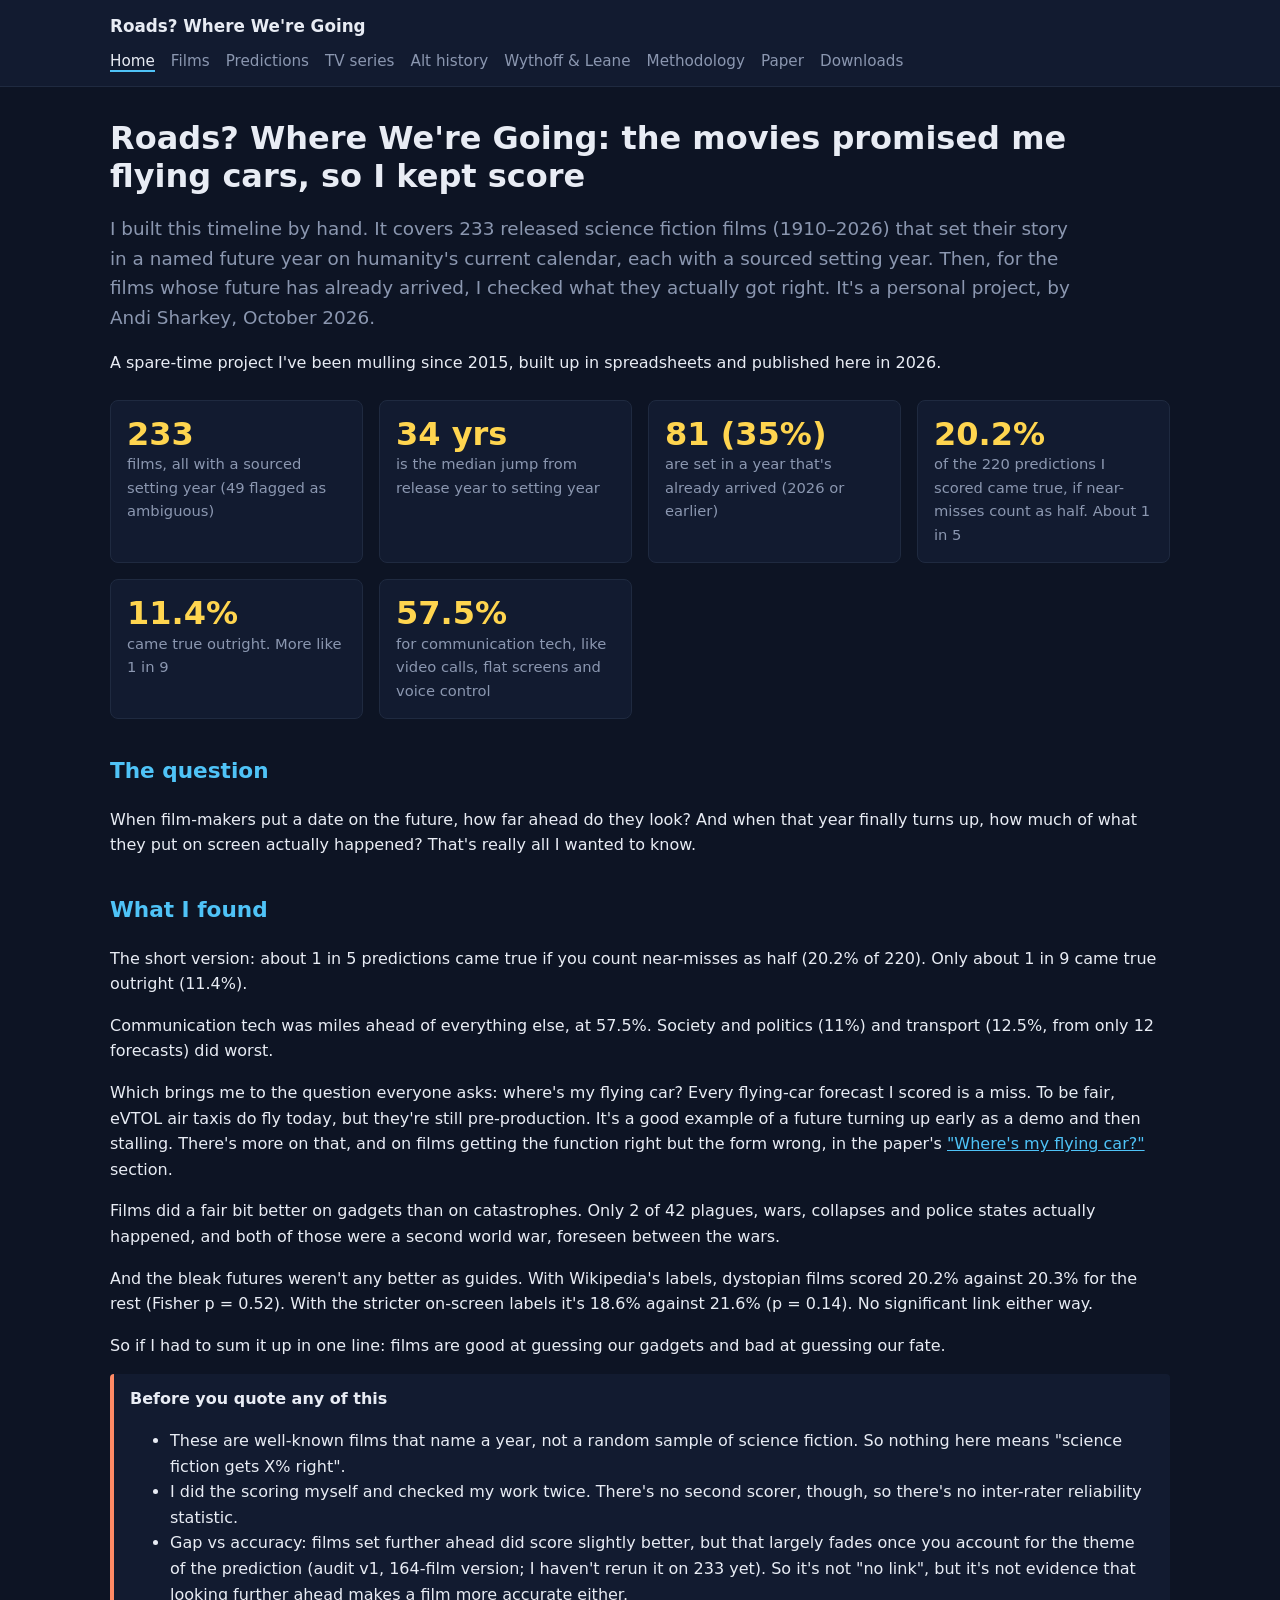
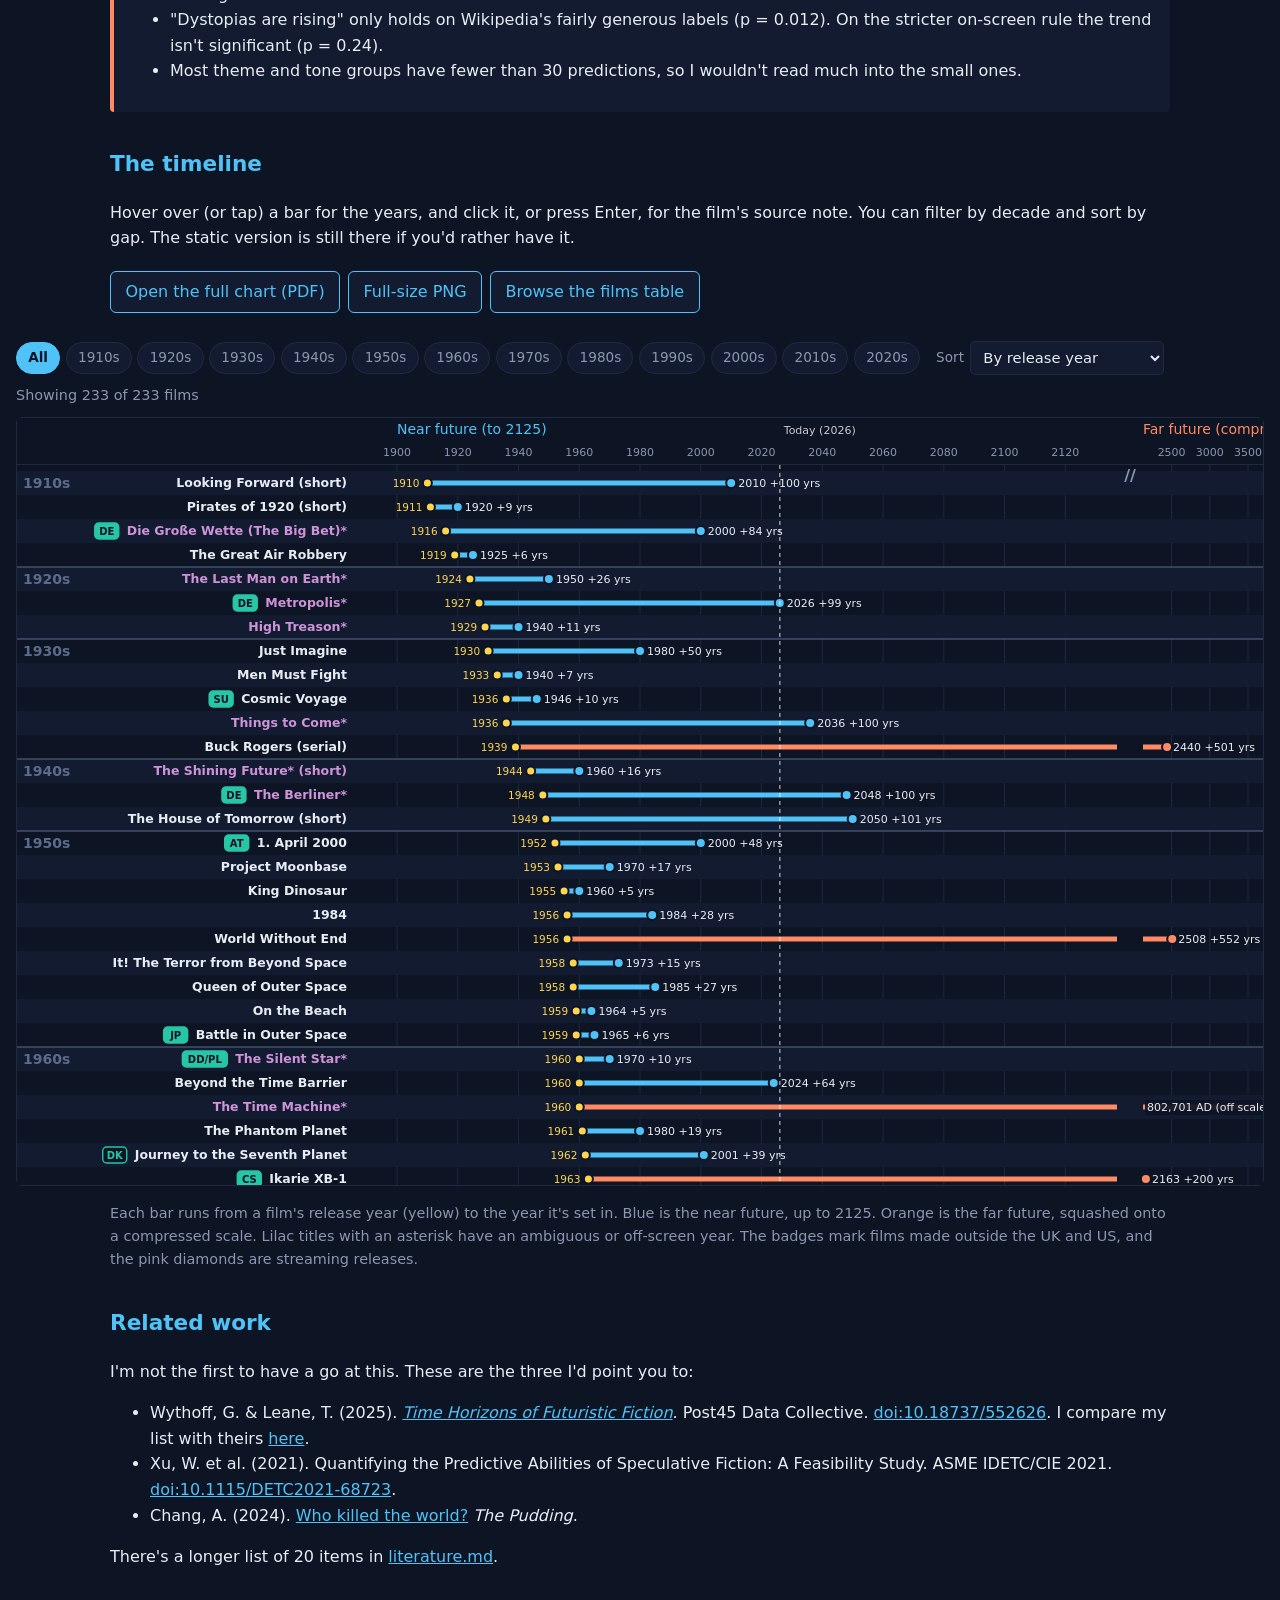
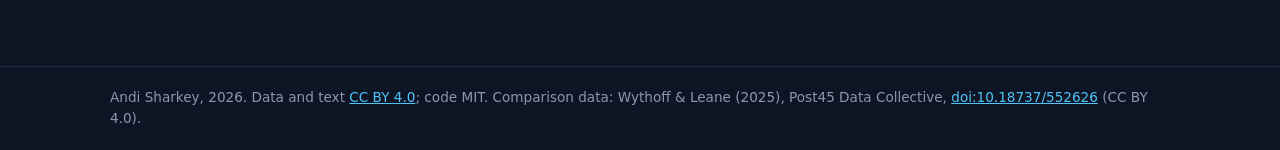
<file: docs/index.html>
<!doctype html>
<html lang="en-GB">
<head>
<meta charset="utf-8">
<meta name="viewport" content="width=device-width, initial-scale=1">
<title>Home · Roads? Where We&#x27;re Going</title>
<meta name="description" content="A sourced timeline of 233 science fiction films and the futures they predicted.">
<meta name="color-scheme" content="dark">
<link rel="icon" href="data:,">
<link rel="stylesheet" href="assets/style.css">
</head>
<body>
<header class="site"><div class="wrap"><a class="brand" href="index.html">Roads? Where We&#x27;re Going</a><nav><a href="index.html" aria-current=page>Home</a><a href="films.html">Films</a><a href="predictions.html">Predictions</a><a href="series.html">TV series</a><a href="alt-history.html">Alt history</a><a href="comparison.html">Wythoff &amp; Leane</a><a href="methodology.html">Methodology</a><a href="paper.html">Paper</a><a href="downloads.html">Downloads</a></nav></div></header>
<main class="wrap">

<h1>Roads? Where We&#x27;re Going: the movies promised me flying cars, so I kept score</h1>
<p class="lede">I built this timeline by hand. It covers 233 released science fiction films (1910–2026) that set their story in a named future year on humanity's current calendar, each with a sourced setting year. Then, for the films whose future has already arrived, I checked what they actually got right. It's a personal project, by Andi Sharkey, October 2026.</p>
<p>A spare-time project I've been mulling since 2015, built up in spreadsheets and published here in 2026.</p>
<div class="cards">
<div class="card"><div class="num">233</div><div class="lbl">films, all with a sourced setting year (49 flagged as ambiguous)</div></div>
<div class="card"><div class="num">34 yrs</div><div class="lbl">is the median jump from release year to setting year</div></div>
<div class="card"><div class="num">81 (35%)</div><div class="lbl">are set in a year that's already arrived (2026 or earlier)</div></div>
<div class="card"><div class="num">20.2%</div><div class="lbl">of the 220 predictions I scored came true, if near-misses count as half. About 1 in 5</div></div>
<div class="card"><div class="num">11.4%</div><div class="lbl">came true outright. More like 1 in 9</div></div>
<div class="card"><div class="num">57.5%</div><div class="lbl">for communication tech, like video calls, flat screens and voice control</div></div>
</div>
<h2>The question</h2>
<p>When film-makers put a date on the future, how far ahead do they look? And when that year finally turns up, how much of what they put on screen actually happened? That's really all I wanted to know.</p>
<h2>What I found</h2>
<p>The short version: about 1 in 5 predictions came true if you count near-misses as half (20.2% of 220). Only about 1 in 9 came true outright (11.4%).</p>
<p>Communication tech was miles ahead of everything else, at 57.5%. Society and politics (11%) and transport (12.5%, from only 12 forecasts) did worst.</p>
<p>Which brings me to the question everyone asks: where's my flying car? Every flying-car forecast I scored is a miss. To be fair, eVTOL air taxis do fly today, but they're still pre-production. It's a good example of a future turning up early as a demo and then stalling. There's more on that, and on films getting the function right but the form wrong, in the paper's <a href="paper.html#82-wheres-my-flying-car-function-versus-form">"Where's my flying car?"</a> section.</p>
<p>Films did a fair bit better on gadgets than on catastrophes. Only 2 of 42 plagues, wars, collapses and police states actually happened, and both of those were a second world war, foreseen between the wars.</p>
<p>And the bleak futures weren't any better as guides. With Wikipedia's labels, dystopian films scored 20.2% against 20.3% for the rest (Fisher p = 0.52). With the stricter on-screen labels it's 18.6% against 21.6% (p = 0.14). No significant link either way.</p>
<p>So if I had to sum it up in one line: films are good at guessing our gadgets and bad at guessing our fate.</p>
<div class="caveat"><strong>Before you quote any of this</strong>
<ul>
<li>These are well-known films that name a year, not a random sample of science fiction. So nothing here means "science fiction gets X% right".</li>
<li>I did the scoring myself and checked my work twice. There's no second scorer, though, so there's no inter-rater reliability statistic.</li>
<li>Gap vs accuracy: films set further ahead did score slightly better, but that largely fades once you account for the theme of the prediction (audit v1, 164-film version; I haven't rerun it on 233 yet). So it's not "no link", but it's not evidence that looking further ahead makes a film more accurate either.</li>
<li>"Dystopias are rising" only holds on Wikipedia's fairly generous labels (p = 0.012). On the stricter on-screen rule the trend isn't significant (p = 0.24).</li>
<li>Most theme and tone groups have fewer than 30 predictions, so I wouldn't read much into the small ones.</li>
</ul></div>
<h2>The timeline</h2>
<p>Hover over (or tap) a bar for the years, and click it, or press Enter, for the film's source note. You can filter by decade and sort by gap. The static version is still there if you'd rather have it.</p>
<p><a class="btn" href="charts/timeline.pdf">Open the full chart (PDF)</a><a class="btn" href="charts/timeline.png">Full-size PNG</a><a class="btn" href="films.html">Browse the films table</a></p>
<figure>
<div id="itl" class="itl" data-src="data/films.csv"><noscript><p>The interactive chart needs JavaScript. Here's the static one instead.</p></noscript></div>
<noscript><img src="charts/timeline.png" alt="Timeline infographic: one bar per film from release year to setting year, 233 films from 1910 to 2026, near futures on a linear scale and far futures on a compressed scale, with findings and method panels at the bottom." loading="lazy" width="2400" height="10948"></noscript>
<figcaption>Each bar runs from a film's release year (yellow) to the year it's set in. Blue is the near future, up to 2125. Orange is the far future, squashed onto a compressed scale. Lilac titles with an asterisk have an ambiguous or off-screen year. The badges mark films made outside the UK and US, and the pink diamonds are streaming releases.</figcaption></figure>
<h2>Related work</h2>
<p>I'm not the first to have a go at this. These are the three I'd point you to:</p>
<ul>
<li>Wythoff, G. &amp; Leane, T. (2025). <a href="https://data.post45.org/posts/futuristic-fiction/"><em>Time Horizons of Futuristic Fiction</em></a>. Post45 Data Collective. <a href="https://doi.org/10.18737/552626">doi:10.18737/552626</a>. I compare my list with theirs <a href="comparison.html">here</a>.</li>
<li>Xu, W. et al. (2021). Quantifying the Predictive Abilities of Speculative Fiction: A Feasibility Study. ASME IDETC/CIE 2021. <a href="https://doi.org/10.1115/DETC2021-68723">doi:10.1115/DETC2021-68723</a>.</li>
<li>Chang, A. (2024). <a href="https://pudding.cool/2024/07/scifi/">Who killed the world?</a> <em>The Pudding</em>.</li>
</ul>
<p>There's a longer list of 20 items in <a href="findings/literature.md">literature.md</a>.</p>

</main>
<footer class="site"><div class="wrap">Andi Sharkey, 2026. Data and text <a href="https://creativecommons.org/licenses/by/4.0/">CC BY 4.0</a>; code MIT.
Comparison data: Wythoff &amp; Leane (2025), Post45 Data Collective, <a href="https://doi.org/10.18737/552626">doi:10.18737/552626</a> (CC BY 4.0).</div></footer>
<script src="assets/timeline.js"></script>
</body>
</html>
</file>
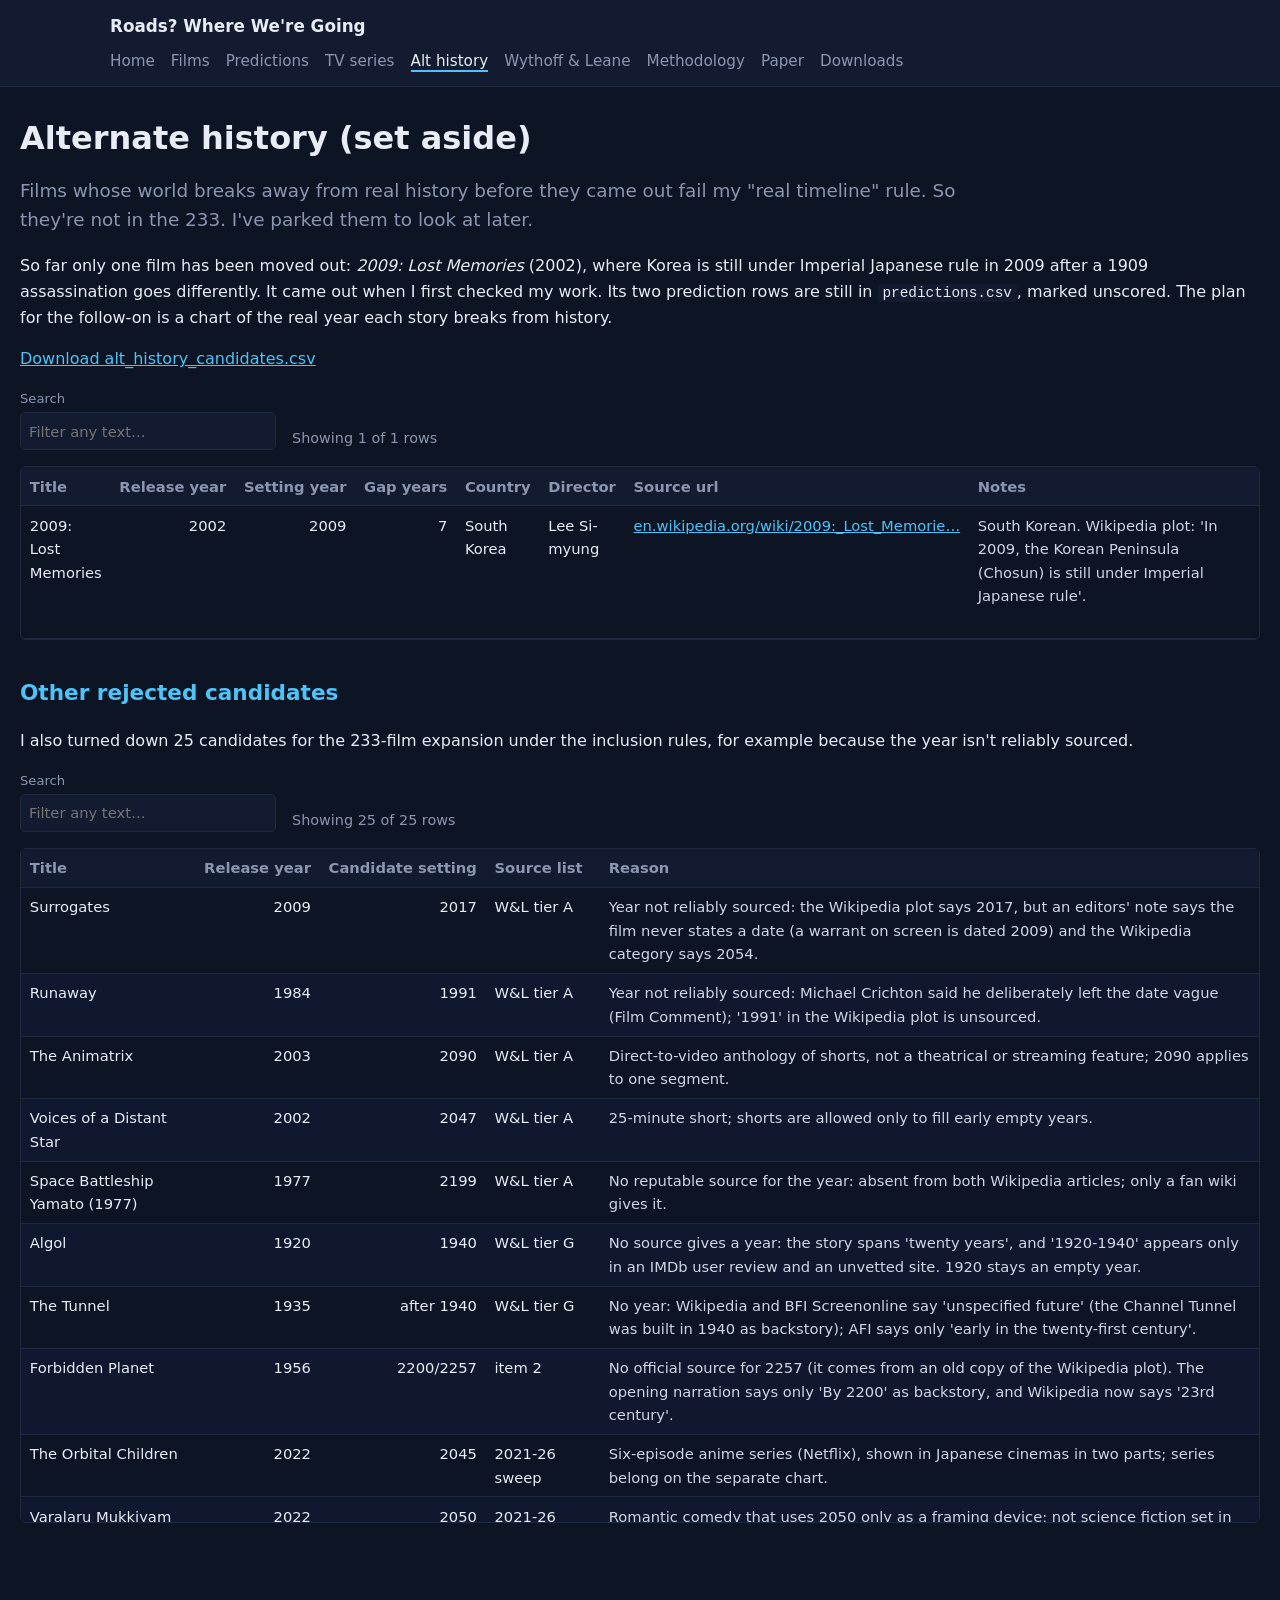
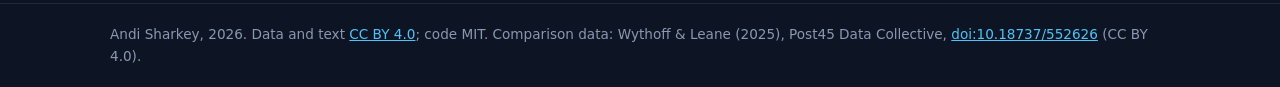
<file: docs/alt-history.html>
<!doctype html>
<html lang="en-GB">
<head>
<meta charset="utf-8">
<meta name="viewport" content="width=device-width, initial-scale=1">
<title>Alternate history · Roads? Where We&#x27;re Going</title>
<meta name="description" content="A sourced timeline of 233 science fiction films and the futures they predicted.">
<meta name="color-scheme" content="dark">
<link rel="icon" href="data:,">
<link rel="stylesheet" href="assets/style.css">
</head>
<body>
<header class="site"><div class="wrap"><a class="brand" href="index.html">Roads? Where We&#x27;re Going</a><nav><a href="index.html">Home</a><a href="films.html">Films</a><a href="predictions.html">Predictions</a><a href="series.html">TV series</a><a href="alt-history.html" aria-current=page>Alt history</a><a href="comparison.html">Wythoff &amp; Leane</a><a href="methodology.html">Methodology</a><a href="paper.html">Paper</a><a href="downloads.html">Downloads</a></nav></div></header>
<main class="wrap wide">

<h1>Alternate history (set aside)</h1>
<p class="lede">Films whose world breaks away from real history before they came out fail my "real timeline" rule. So they're not in the 233. I've parked them to look at later.</p>
<p>So far only one film has been moved out: <em>2009: Lost Memories</em> (2002), where Korea is still under Imperial Japanese rule in 2009 after a 1909 assassination goes differently. It came out when I first checked my work. Its two prediction rows are still in <code>predictions.csv</code>, marked unscored. The plan for the follow-on is a chart of the real year each story breaks from history.</p>
<p><a href="data/alt_history_candidates.csv">Download alt_history_candidates.csv</a></p>
<div class="csvtable" data-src="data/alt_history_candidates.csv" data-cols="title,release_year,setting_year,gap_years,country,director,source_url,notes,reason_moved"
 data-num="release_year,setting_year,gap_years" data-long="notes,reason_moved"></div>
<h2>Other rejected candidates</h2>
<p>I also turned down 25 candidates for the 233-film expansion under the inclusion rules, for example because the year isn't reliably sourced.</p>
<div class="csvtable" data-src="data/rejected_candidates.csv" data-num="release_year,candidate_setting" data-long="reason"></div>

</main>
<footer class="site"><div class="wrap">Andi Sharkey, 2026. Data and text <a href="https://creativecommons.org/licenses/by/4.0/">CC BY 4.0</a>; code MIT.
Comparison data: Wythoff &amp; Leane (2025), Post45 Data Collective, <a href="https://doi.org/10.18737/552626">doi:10.18737/552626</a> (CC BY 4.0).</div></footer>
<script src="assets/table.js"></script>
</body>
</html>
</file>
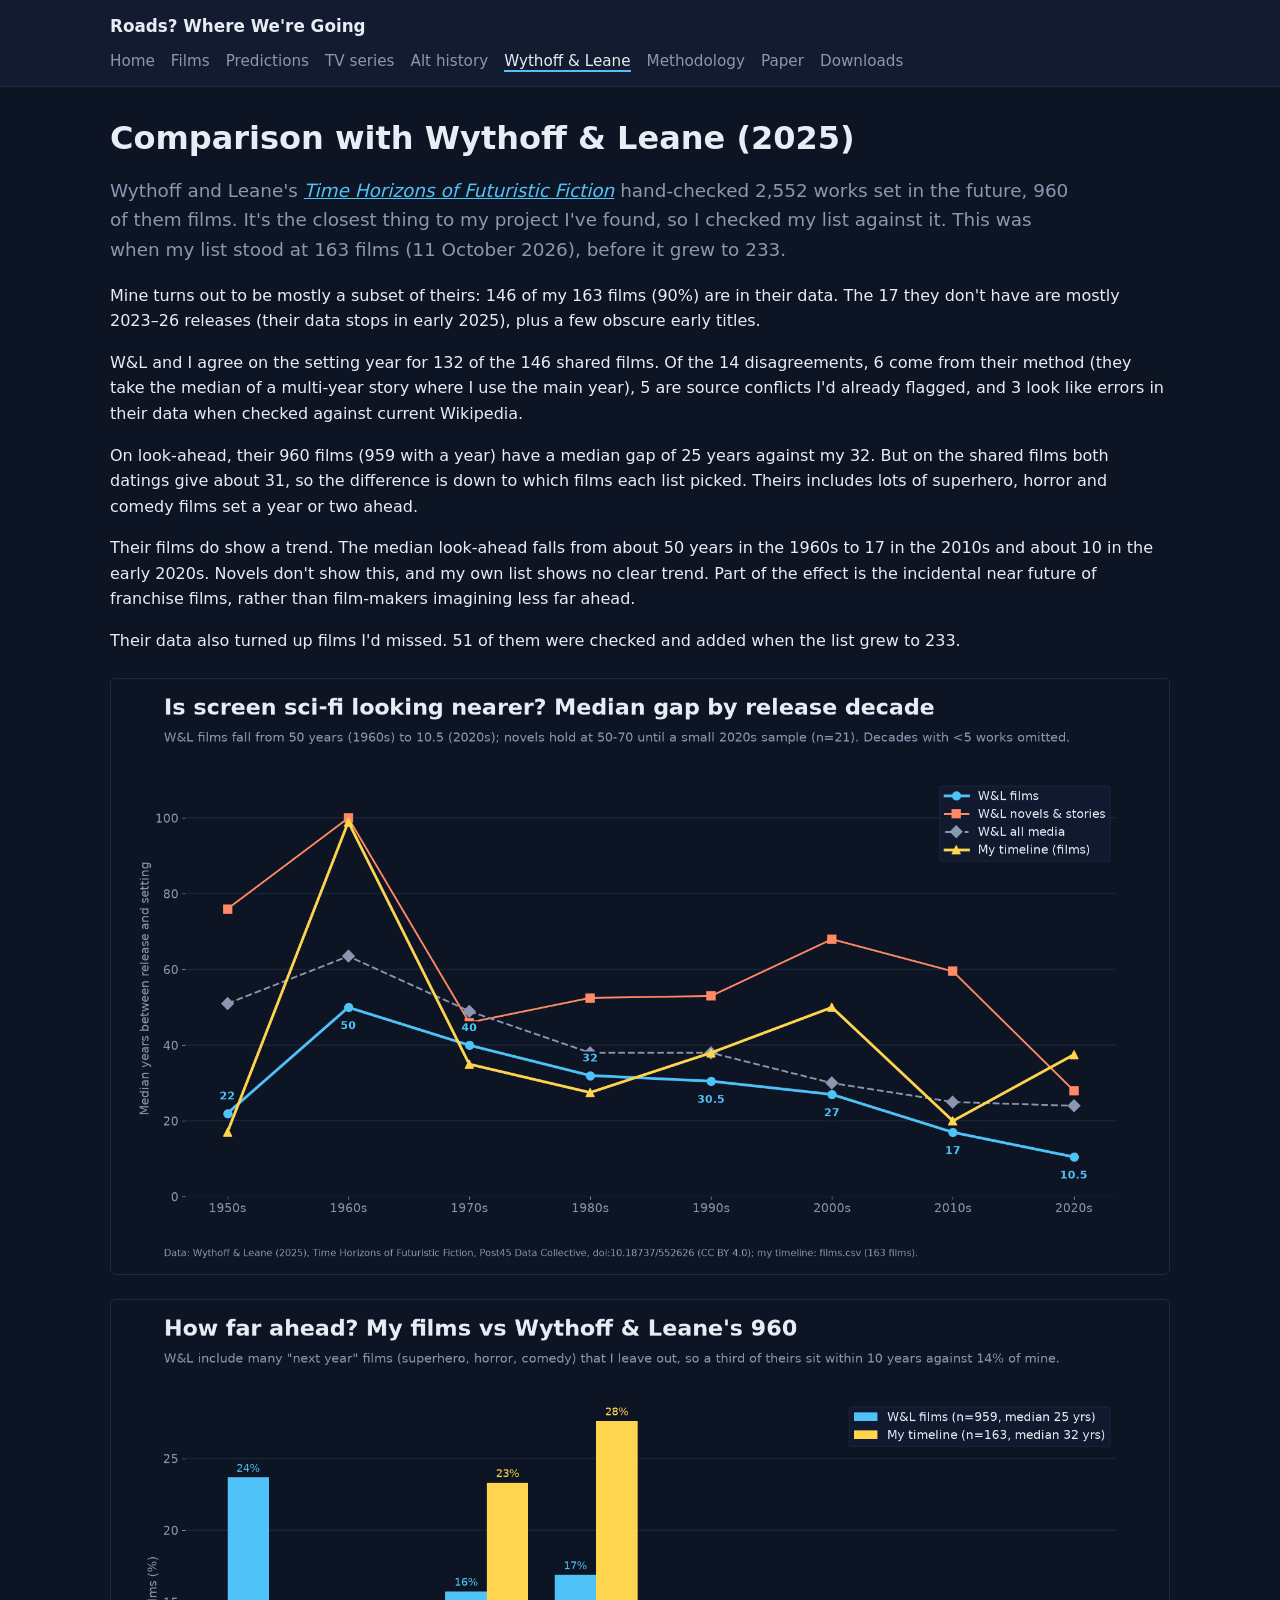
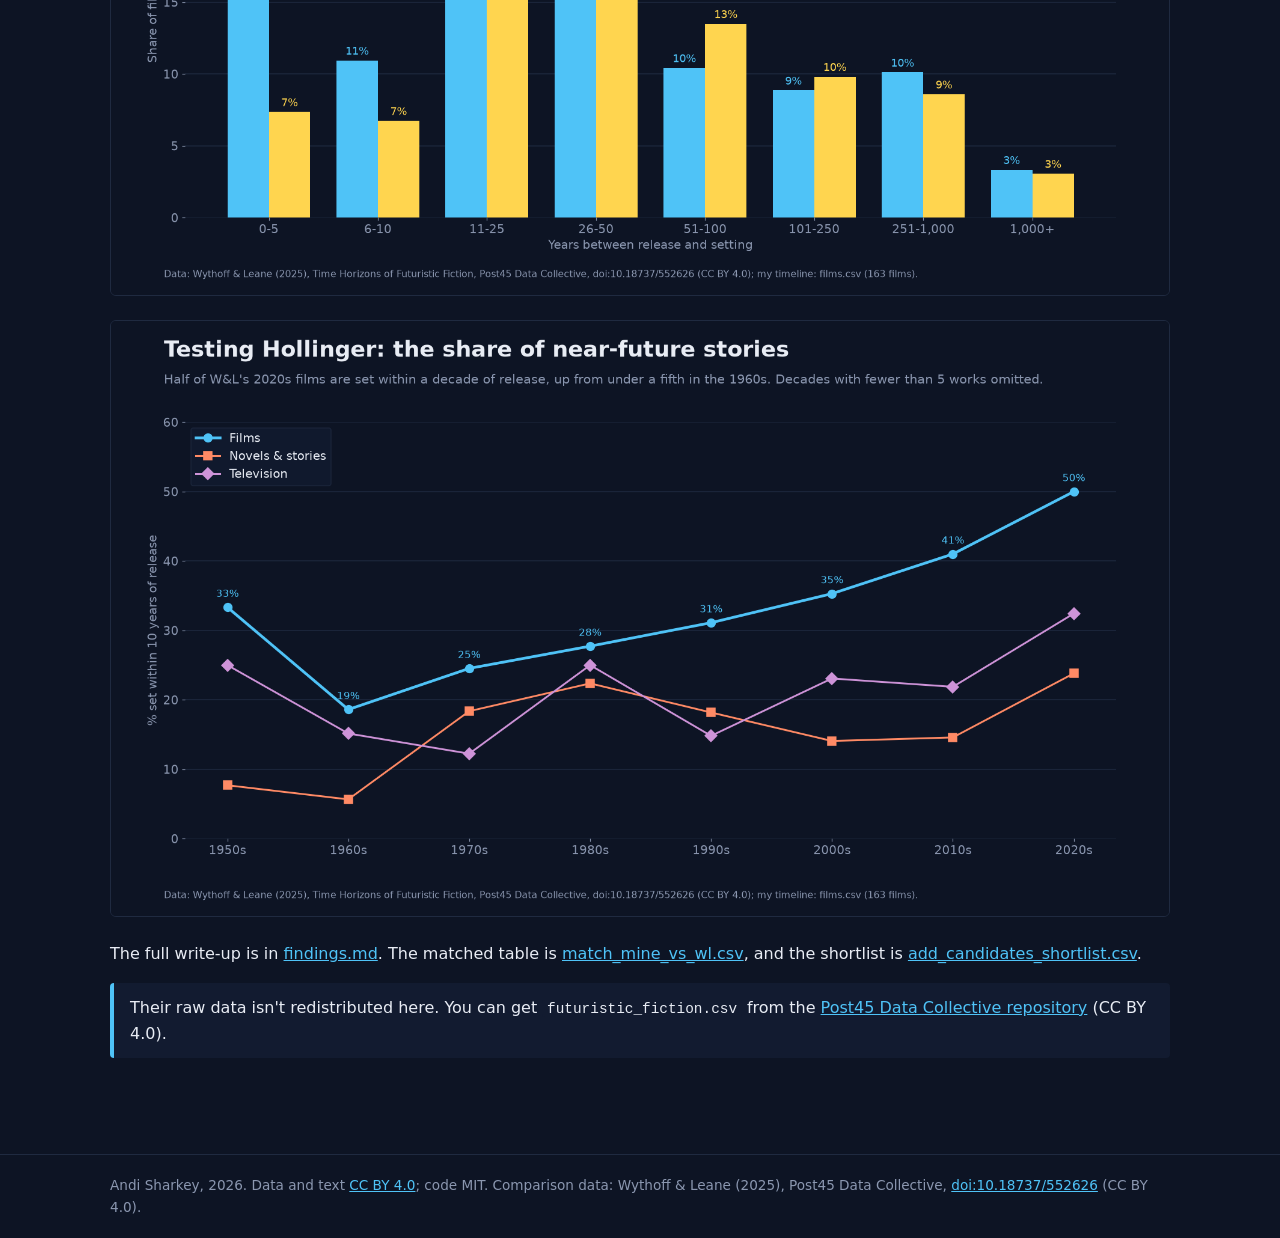
<file: docs/comparison.html>
<!doctype html>
<html lang="en-GB">
<head>
<meta charset="utf-8">
<meta name="viewport" content="width=device-width, initial-scale=1">
<title>Comparison with Wythoff & Leane · Roads? Where We&#x27;re Going</title>
<meta name="description" content="A sourced timeline of 233 science fiction films and the futures they predicted.">
<meta name="color-scheme" content="dark">
<link rel="icon" href="data:,">
<link rel="stylesheet" href="assets/style.css">
</head>
<body>
<header class="site"><div class="wrap"><a class="brand" href="index.html">Roads? Where We&#x27;re Going</a><nav><a href="index.html">Home</a><a href="films.html">Films</a><a href="predictions.html">Predictions</a><a href="series.html">TV series</a><a href="alt-history.html">Alt history</a><a href="comparison.html" aria-current=page>Wythoff &amp; Leane</a><a href="methodology.html">Methodology</a><a href="paper.html">Paper</a><a href="downloads.html">Downloads</a></nav></div></header>
<main class="wrap">

<h1>Comparison with Wythoff &amp; Leane (2025)</h1>
<p class="lede">Wythoff and Leane's <a href="https://data.post45.org/posts/futuristic-fiction/"><em>Time Horizons of Futuristic Fiction</em></a> hand-checked 2,552 works set in the future, 960 of them films. It's the closest thing to my project I've found, so I checked my list against it. This was when my list stood at 163 films (11 October 2026), before it grew to 233.</p>
<p>Mine turns out to be mostly a subset of theirs: 146 of my 163 films (90%) are in their data. The 17 they don't have are mostly 2023–26 releases (their data stops in early 2025), plus a few obscure early titles.</p>
<p>W&amp;L and I agree on the setting year for 132 of the 146 shared films. Of the 14 disagreements, 6 come from their method (they take the median of a multi-year story where I use the main year), 5 are source conflicts I'd already flagged, and 3 look like errors in their data when checked against current Wikipedia.</p>
<p>On look-ahead, their 960 films (959 with a year) have a median gap of 25 years against my 32. But on the shared films both datings give about 31, so the difference is down to which films each list picked. Theirs includes lots of superhero, horror and comedy films set a year or two ahead.</p>
<p>Their films do show a trend. The median look-ahead falls from about 50 years in the 1960s to 17 in the 2010s and about 10 in the early 2020s. Novels don't show this, and my own list shows no clear trend. Part of the effect is the incidental near future of franchise films, rather than film-makers imagining less far ahead.</p>
<p>Their data also turned up films I'd missed. 51 of them were checked and added when the list grew to 233.</p>
<figure><img src="charts/chart1_median_gap_by_decade.png" alt="Median gap by release decade, Wythoff and Leane films, novels and my films." loading="lazy"></figure>
<figure><img src="charts/chart2_gap_distribution_mine_vs_wl.png" alt="Distribution of gaps, my 163 films against Wythoff and Leane's films." loading="lazy"></figure>
<figure><img src="charts/chart3_near_future_share_by_decade.png" alt="Share of works set within 10 years of release, by decade." loading="lazy"></figure>
<p>The full write-up is in <a href="findings/wythoff_leane_findings.md">findings.md</a>. The matched table is <a href="data/match_mine_vs_wl.csv">match_mine_vs_wl.csv</a>, and the shortlist is <a href="data/add_candidates_shortlist.csv">add_candidates_shortlist.csv</a>.</p>
<p class="note">Their raw data isn't redistributed here. You can get <code>futuristic_fiction.csv</code> from the <a href="https://github.com/Post45-Data-Collective/data/tree/main/futuristic_fiction">Post45 Data Collective repository</a> (CC BY 4.0).</p>

</main>
<footer class="site"><div class="wrap">Andi Sharkey, 2026. Data and text <a href="https://creativecommons.org/licenses/by/4.0/">CC BY 4.0</a>; code MIT.
Comparison data: Wythoff &amp; Leane (2025), Post45 Data Collective, <a href="https://doi.org/10.18737/552626">doi:10.18737/552626</a> (CC BY 4.0).</div></footer>

</body>
</html>
</file>
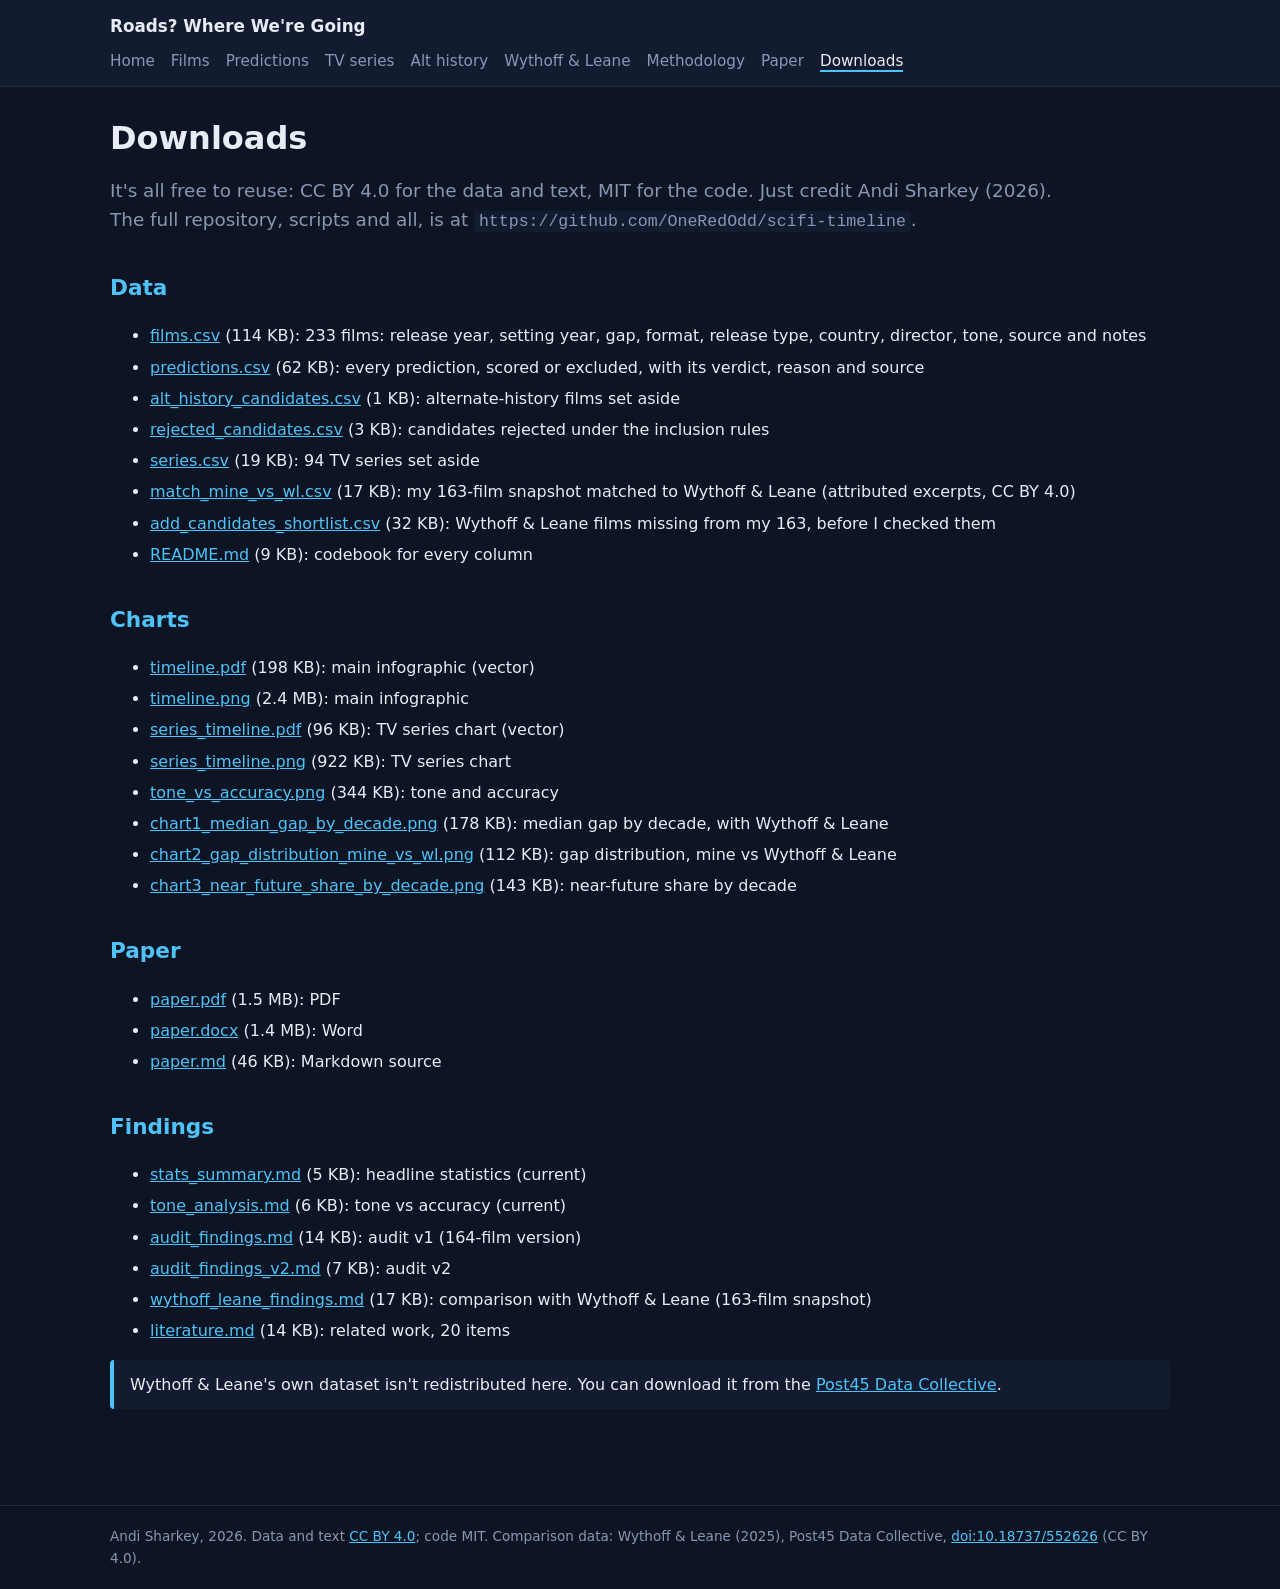
<file: docs/downloads.html>
<!doctype html>
<html lang="en-GB">
<head>
<meta charset="utf-8">
<meta name="viewport" content="width=device-width, initial-scale=1">
<title>Downloads · Roads? Where We&#x27;re Going</title>
<meta name="description" content="A sourced timeline of 233 science fiction films and the futures they predicted.">
<meta name="color-scheme" content="dark">
<link rel="icon" href="data:,">
<link rel="stylesheet" href="assets/style.css">
</head>
<body>
<header class="site"><div class="wrap"><a class="brand" href="index.html">Roads? Where We&#x27;re Going</a><nav><a href="index.html">Home</a><a href="films.html">Films</a><a href="predictions.html">Predictions</a><a href="series.html">TV series</a><a href="alt-history.html">Alt history</a><a href="comparison.html">Wythoff &amp; Leane</a><a href="methodology.html">Methodology</a><a href="paper.html">Paper</a><a href="downloads.html" aria-current=page>Downloads</a></nav></div></header>
<main class="wrap">

<h1>Downloads</h1>
<p class="lede">It's all free to reuse: CC BY 4.0 for the data and text, MIT for the code. Just credit Andi Sharkey (2026). The full repository, scripts and all, is at <code>https://github.com/OneRedOdd/scifi-timeline</code>.</p>
<h2>Data</h2><ul class="files">
<li><a href="data/films.csv">films.csv</a> (114 KB): 233 films: release year, setting year, gap, format, release type, country, director, tone, source and notes</li>
<li><a href="data/predictions.csv">predictions.csv</a> (62 KB): every prediction, scored or excluded, with its verdict, reason and source</li>
<li><a href="data/alt_history_candidates.csv">alt_history_candidates.csv</a> (1 KB): alternate-history films set aside</li>
<li><a href="data/rejected_candidates.csv">rejected_candidates.csv</a> (3 KB): candidates rejected under the inclusion rules</li>
<li><a href="data/series.csv">series.csv</a> (19 KB): 94 TV series set aside</li>
<li><a href="data/match_mine_vs_wl.csv">match_mine_vs_wl.csv</a> (17 KB): my 163-film snapshot matched to Wythoff &amp; Leane (attributed excerpts, CC BY 4.0)</li>
<li><a href="data/add_candidates_shortlist.csv">add_candidates_shortlist.csv</a> (32 KB): Wythoff &amp; Leane films missing from my 163, before I checked them</li>
<li><a href="data/README.md">README.md</a> (9 KB): codebook for every column</li>
</ul>
<h2>Charts</h2><ul class="files">
<li><a href="charts/timeline.pdf">timeline.pdf</a> (198 KB): main infographic (vector)</li><li><a href="charts/timeline.png">timeline.png</a> (2.4 MB): main infographic</li>
<li><a href="charts/series_timeline.pdf">series_timeline.pdf</a> (96 KB): TV series chart (vector)</li><li><a href="charts/series_timeline.png">series_timeline.png</a> (922 KB): TV series chart</li>
<li><a href="charts/tone_vs_accuracy.png">tone_vs_accuracy.png</a> (344 KB): tone and accuracy</li>
<li><a href="charts/chart1_median_gap_by_decade.png">chart1_median_gap_by_decade.png</a> (178 KB): median gap by decade, with Wythoff &amp; Leane</li>
<li><a href="charts/chart2_gap_distribution_mine_vs_wl.png">chart2_gap_distribution_mine_vs_wl.png</a> (112 KB): gap distribution, mine vs Wythoff &amp; Leane</li>
<li><a href="charts/chart3_near_future_share_by_decade.png">chart3_near_future_share_by_decade.png</a> (143 KB): near-future share by decade</li>
</ul>
<h2>Paper</h2><ul class="files">
<li><a href="paper/paper.pdf">paper.pdf</a> (1.5 MB): PDF</li><li><a href="paper/paper.docx">paper.docx</a> (1.4 MB): Word</li><li><a href="paper/paper.md">paper.md</a> (46 KB): Markdown source</li>
</ul>
<h2>Findings</h2><ul class="files">
<li><a href="findings/stats_summary.md">stats_summary.md</a> (5 KB): headline statistics (current)</li><li><a href="findings/tone_analysis.md">tone_analysis.md</a> (6 KB): tone vs accuracy (current)</li>
<li><a href="findings/audit_findings.md">audit_findings.md</a> (14 KB): audit v1 (164-film version)</li><li><a href="findings/audit_findings_v2.md">audit_findings_v2.md</a> (7 KB): audit v2</li>
<li><a href="findings/wythoff_leane_findings.md">wythoff_leane_findings.md</a> (17 KB): comparison with Wythoff &amp; Leane (163-film snapshot)</li><li><a href="findings/literature.md">literature.md</a> (14 KB): related work, 20 items</li>
</ul>
<p class="note">Wythoff &amp; Leane's own dataset isn't redistributed here. You can download it from the <a href="https://github.com/Post45-Data-Collective/data/tree/main/futuristic_fiction">Post45 Data Collective</a>.</p>

</main>
<footer class="site"><div class="wrap">Andi Sharkey, 2026. Data and text <a href="https://creativecommons.org/licenses/by/4.0/">CC BY 4.0</a>; code MIT.
Comparison data: Wythoff &amp; Leane (2025), Post45 Data Collective, <a href="https://doi.org/10.18737/552626">doi:10.18737/552626</a> (CC BY 4.0).</div></footer>

</body>
</html>
</file>
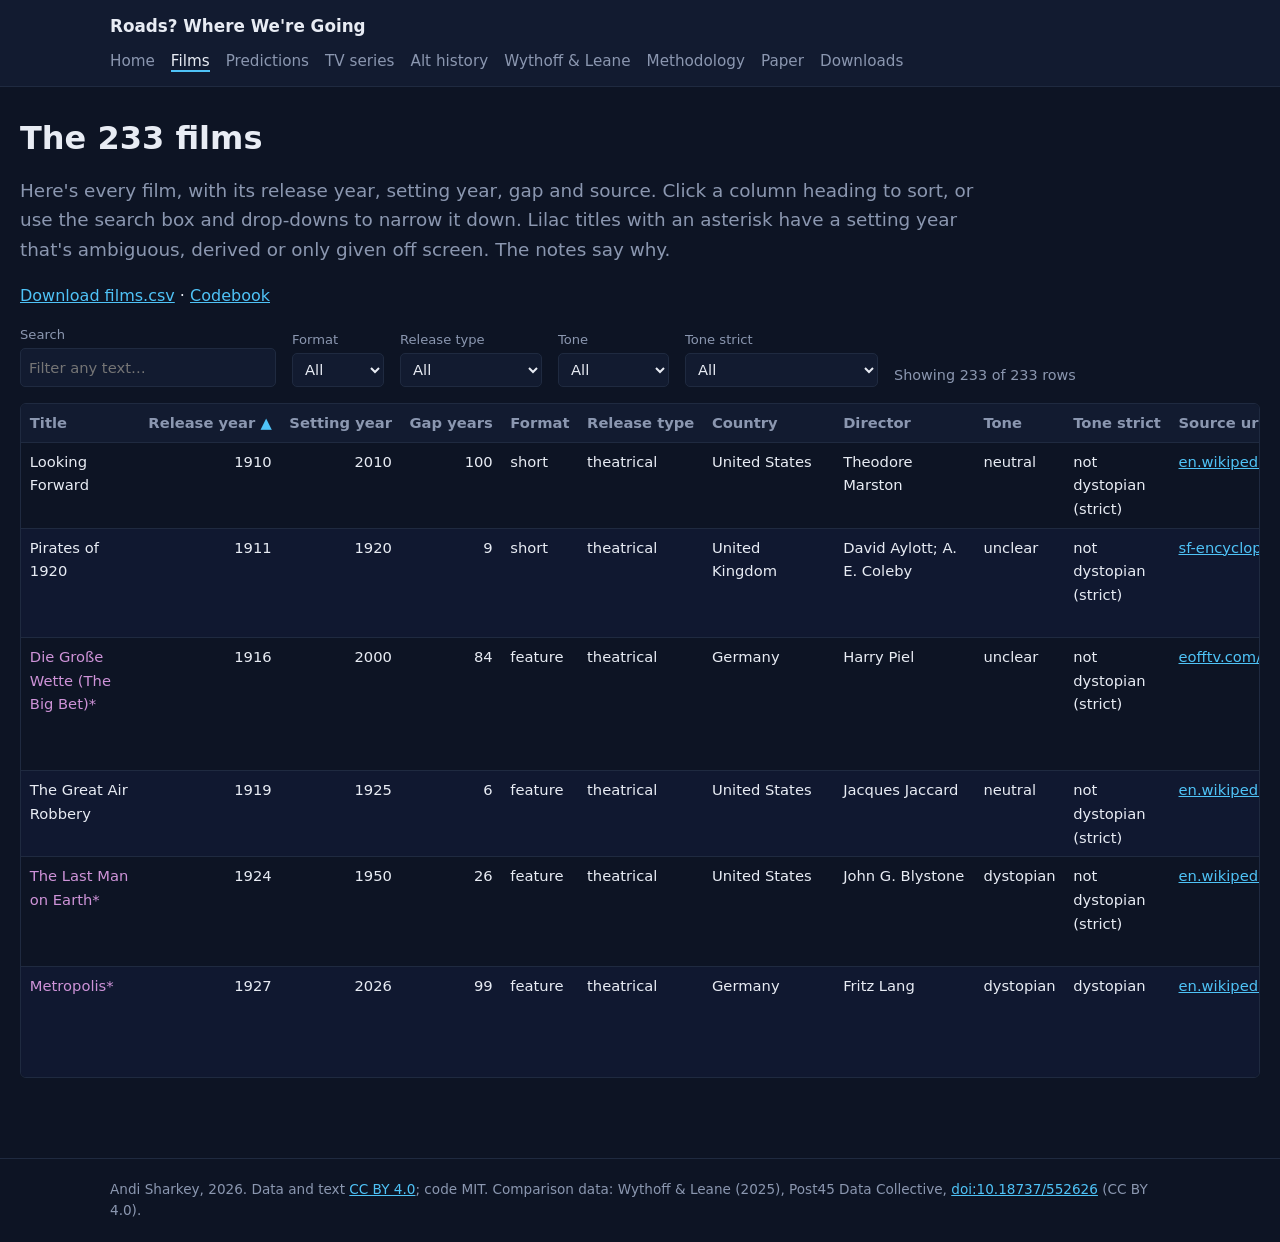
<file: docs/films.html>
<!doctype html>
<html lang="en-GB">
<head>
<meta charset="utf-8">
<meta name="viewport" content="width=device-width, initial-scale=1">
<title>Films · Roads? Where We&#x27;re Going</title>
<meta name="description" content="A sourced timeline of 233 science fiction films and the futures they predicted.">
<meta name="color-scheme" content="dark">
<link rel="icon" href="data:,">
<link rel="stylesheet" href="assets/style.css">
</head>
<body>
<header class="site"><div class="wrap"><a class="brand" href="index.html">Roads? Where We&#x27;re Going</a><nav><a href="index.html">Home</a><a href="films.html" aria-current=page>Films</a><a href="predictions.html">Predictions</a><a href="series.html">TV series</a><a href="alt-history.html">Alt history</a><a href="comparison.html">Wythoff &amp; Leane</a><a href="methodology.html">Methodology</a><a href="paper.html">Paper</a><a href="downloads.html">Downloads</a></nav></div></header>
<main class="wrap wide">

<h1>The 233 films</h1>
<p class="lede">Here's every film, with its release year, setting year, gap and source. Click a column heading to sort, or use the search box and drop-downs to narrow it down. Lilac titles with an asterisk have a setting year that's ambiguous, derived or only given off screen. The notes say why.</p>
<p><a href="data/films.csv">Download films.csv</a> · <a href="data/README.md">Codebook</a></p>
<div class="csvtable" data-src="data/films.csv" data-cols="title,release_year,setting_year,gap_years,format,release_type,country,director,tone,tone_strict,source_url,notes"
 data-filters="format,release_type,tone,tone_strict" data-num="release_year,setting_year,gap_years" data-long="notes" data-sort="release_year"></div>

</main>
<footer class="site"><div class="wrap">Andi Sharkey, 2026. Data and text <a href="https://creativecommons.org/licenses/by/4.0/">CC BY 4.0</a>; code MIT.
Comparison data: Wythoff &amp; Leane (2025), Post45 Data Collective, <a href="https://doi.org/10.18737/552626">doi:10.18737/552626</a> (CC BY 4.0).</div></footer>
<script src="assets/table.js"></script>
</body>
</html>
</file>
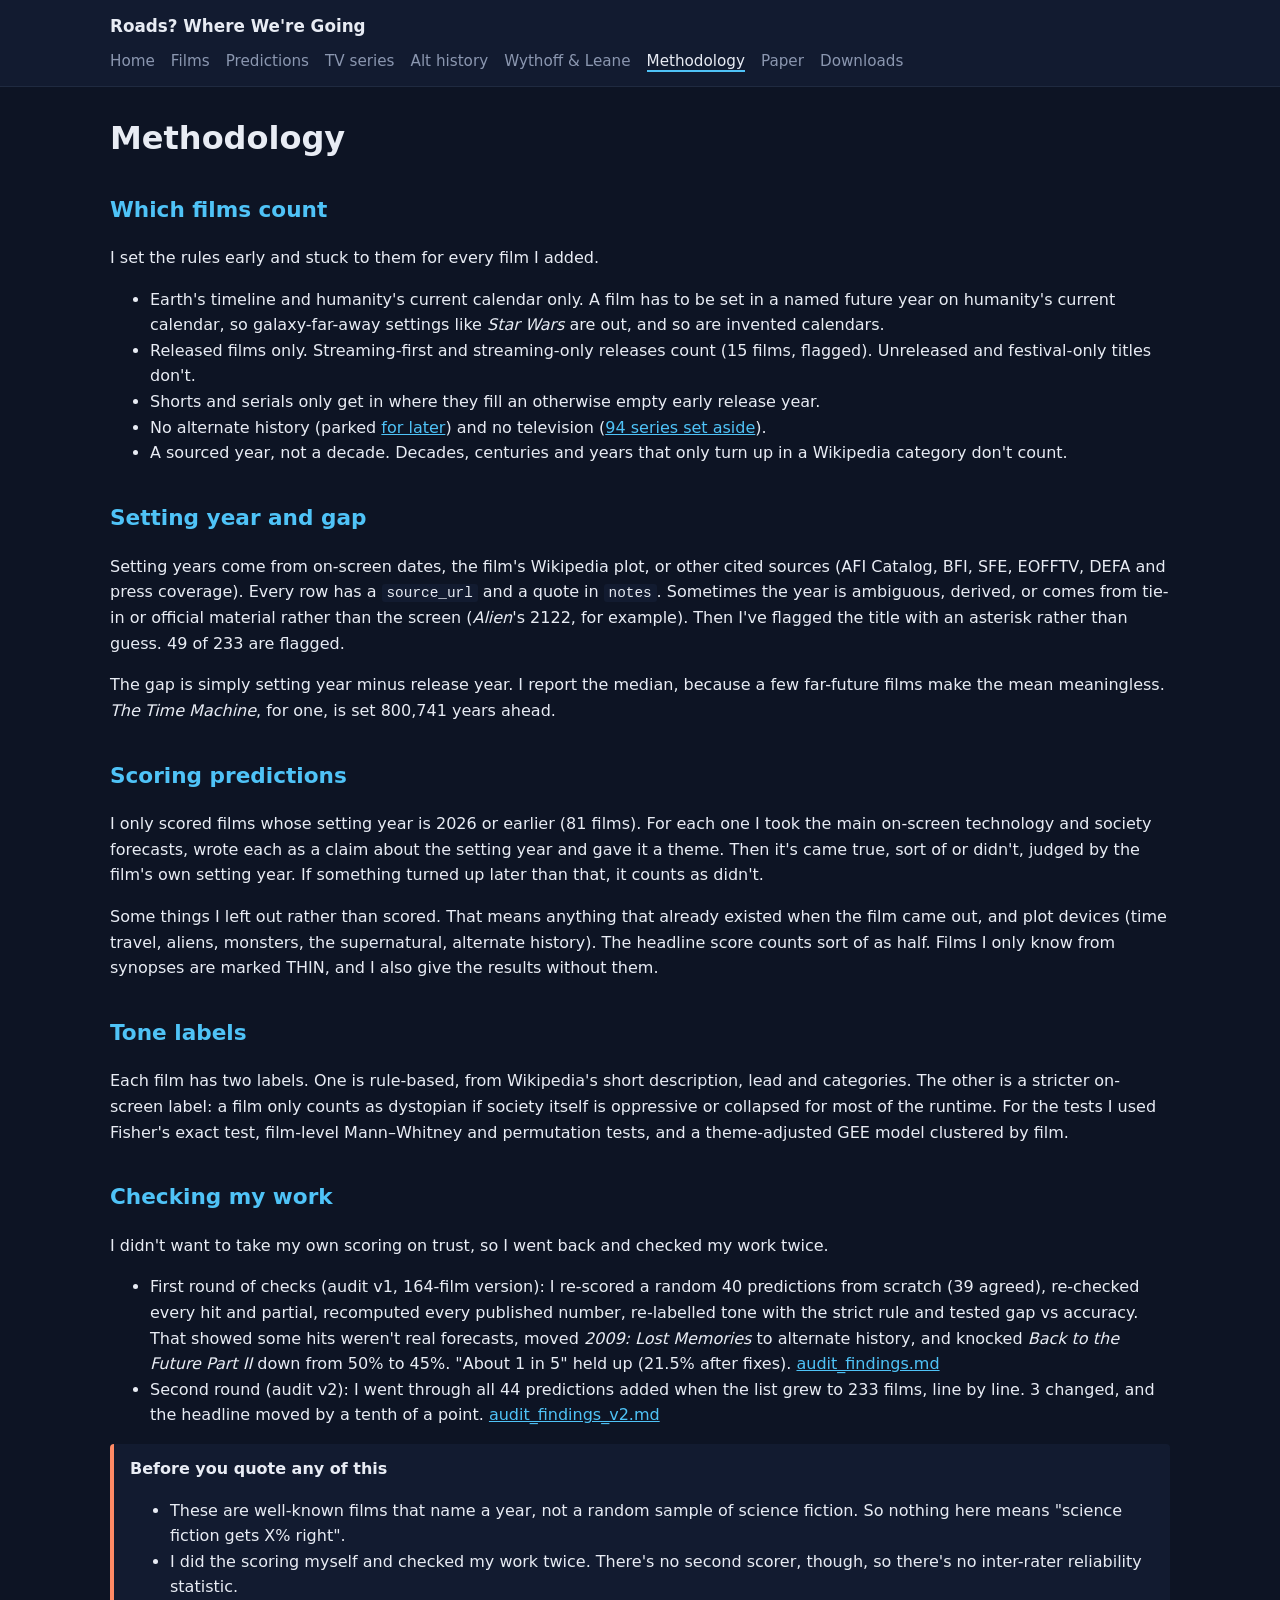
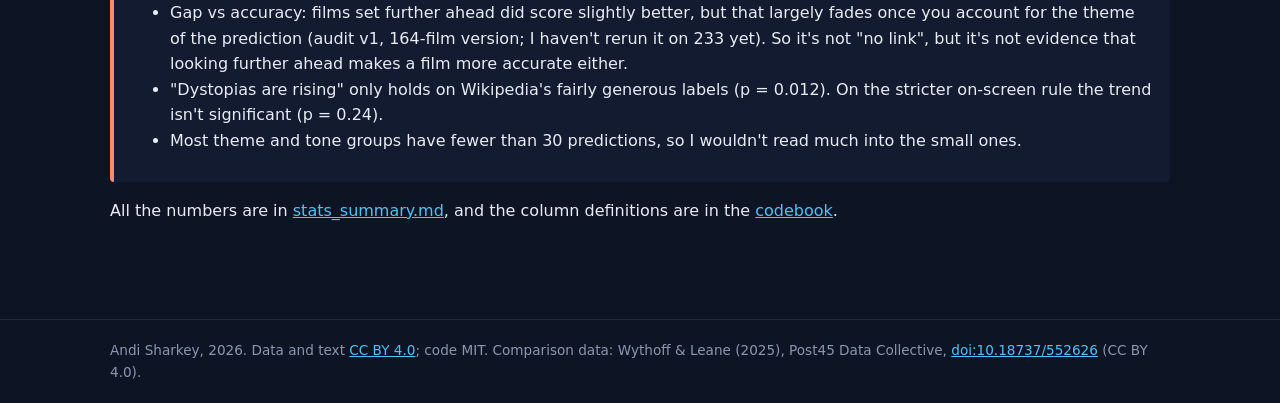
<file: docs/methodology.html>
<!doctype html>
<html lang="en-GB">
<head>
<meta charset="utf-8">
<meta name="viewport" content="width=device-width, initial-scale=1">
<title>Methodology · Roads? Where We&#x27;re Going</title>
<meta name="description" content="A sourced timeline of 233 science fiction films and the futures they predicted.">
<meta name="color-scheme" content="dark">
<link rel="icon" href="data:,">
<link rel="stylesheet" href="assets/style.css">
</head>
<body>
<header class="site"><div class="wrap"><a class="brand" href="index.html">Roads? Where We&#x27;re Going</a><nav><a href="index.html">Home</a><a href="films.html">Films</a><a href="predictions.html">Predictions</a><a href="series.html">TV series</a><a href="alt-history.html">Alt history</a><a href="comparison.html">Wythoff &amp; Leane</a><a href="methodology.html" aria-current=page>Methodology</a><a href="paper.html">Paper</a><a href="downloads.html">Downloads</a></nav></div></header>
<main class="wrap">

<h1>Methodology</h1>
<h2>Which films count</h2>
<p>I set the rules early and stuck to them for every film I added.</p>
<ul>
<li>Earth's timeline and humanity's current calendar only. A film has to be set in a named future year on humanity's current calendar, so galaxy-far-away settings like <em>Star Wars</em> are out, and so are invented calendars.</li>
<li>Released films only. Streaming-first and streaming-only releases count (15 films, flagged). Unreleased and festival-only titles don't.</li>
<li>Shorts and serials only get in where they fill an otherwise empty early release year.</li>
<li>No alternate history (parked <a href="alt-history.html">for later</a>) and no television (<a href="series.html">94 series set aside</a>).</li>
<li>A sourced year, not a decade. Decades, centuries and years that only turn up in a Wikipedia category don't count.</li>
</ul>
<h2>Setting year and gap</h2>
<p>Setting years come from on-screen dates, the film's Wikipedia plot, or other cited sources (AFI Catalog, BFI, SFE, EOFFTV, DEFA and press coverage). Every row has a <code>source_url</code> and a quote in <code>notes</code>. Sometimes the year is ambiguous, derived, or comes from tie-in or official material rather than the screen (<em>Alien</em>'s 2122, for example). Then I've flagged the title with an asterisk rather than guess. 49 of 233 are flagged.</p>
<p>The gap is simply setting year minus release year. I report the median, because a few far-future films make the mean meaningless. <em>The Time Machine</em>, for one, is set 800,741 years ahead.</p>
<h2>Scoring predictions</h2>
<p>I only scored films whose setting year is 2026 or earlier (81 films). For each one I took the main on-screen technology and society forecasts, wrote each as a claim about the setting year and gave it a theme. Then it's came true, sort of or didn't, judged by the film's own setting year. If something turned up later than that, it counts as didn't.</p>
<p>Some things I left out rather than scored. That means anything that already existed when the film came out, and plot devices (time travel, aliens, monsters, the supernatural, alternate history). The headline score counts sort of as half. Films I only know from synopses are marked THIN, and I also give the results without them.</p>
<h2>Tone labels</h2>
<p>Each film has two labels. One is rule-based, from Wikipedia's short description, lead and categories. The other is a stricter on-screen label: a film only counts as dystopian if society itself is oppressive or collapsed for most of the runtime. For the tests I used Fisher's exact test, film-level Mann–Whitney and permutation tests, and a theme-adjusted GEE model clustered by film.</p>
<h2>Checking my work</h2>
<p>I didn't want to take my own scoring on trust, so I went back and checked my work twice.</p>
<ul>
<li>First round of checks (audit v1, 164-film version): I re-scored a random 40 predictions from scratch (39 agreed), re-checked every hit and partial, recomputed every published number, re-labelled tone with the strict rule and tested gap vs accuracy. That showed some hits weren't real forecasts, moved <em>2009: Lost Memories</em> to alternate history, and knocked <em>Back to the Future Part II</em> down from 50% to 45%. "About 1 in 5" held up (21.5% after fixes). <a href="findings/audit_findings.md">audit_findings.md</a></li>
<li>Second round (audit v2): I went through all 44 predictions added when the list grew to 233 films, line by line. 3 changed, and the headline moved by a tenth of a point. <a href="findings/audit_findings_v2.md">audit_findings_v2.md</a></li>
</ul>
<div class="caveat"><strong>Before you quote any of this</strong>
<ul>
<li>These are well-known films that name a year, not a random sample of science fiction. So nothing here means "science fiction gets X% right".</li>
<li>I did the scoring myself and checked my work twice. There's no second scorer, though, so there's no inter-rater reliability statistic.</li>
<li>Gap vs accuracy: films set further ahead did score slightly better, but that largely fades once you account for the theme of the prediction (audit v1, 164-film version; I haven't rerun it on 233 yet). So it's not "no link", but it's not evidence that looking further ahead makes a film more accurate either.</li>
<li>"Dystopias are rising" only holds on Wikipedia's fairly generous labels (p = 0.012). On the stricter on-screen rule the trend isn't significant (p = 0.24).</li>
<li>Most theme and tone groups have fewer than 30 predictions, so I wouldn't read much into the small ones.</li>
</ul></div>
<p>All the numbers are in <a href="findings/stats_summary.md">stats_summary.md</a>, and the column definitions are in the <a href="data/README.md">codebook</a>.</p>

</main>
<footer class="site"><div class="wrap">Andi Sharkey, 2026. Data and text <a href="https://creativecommons.org/licenses/by/4.0/">CC BY 4.0</a>; code MIT.
Comparison data: Wythoff &amp; Leane (2025), Post45 Data Collective, <a href="https://doi.org/10.18737/552626">doi:10.18737/552626</a> (CC BY 4.0).</div></footer>

</body>
</html>
</file>
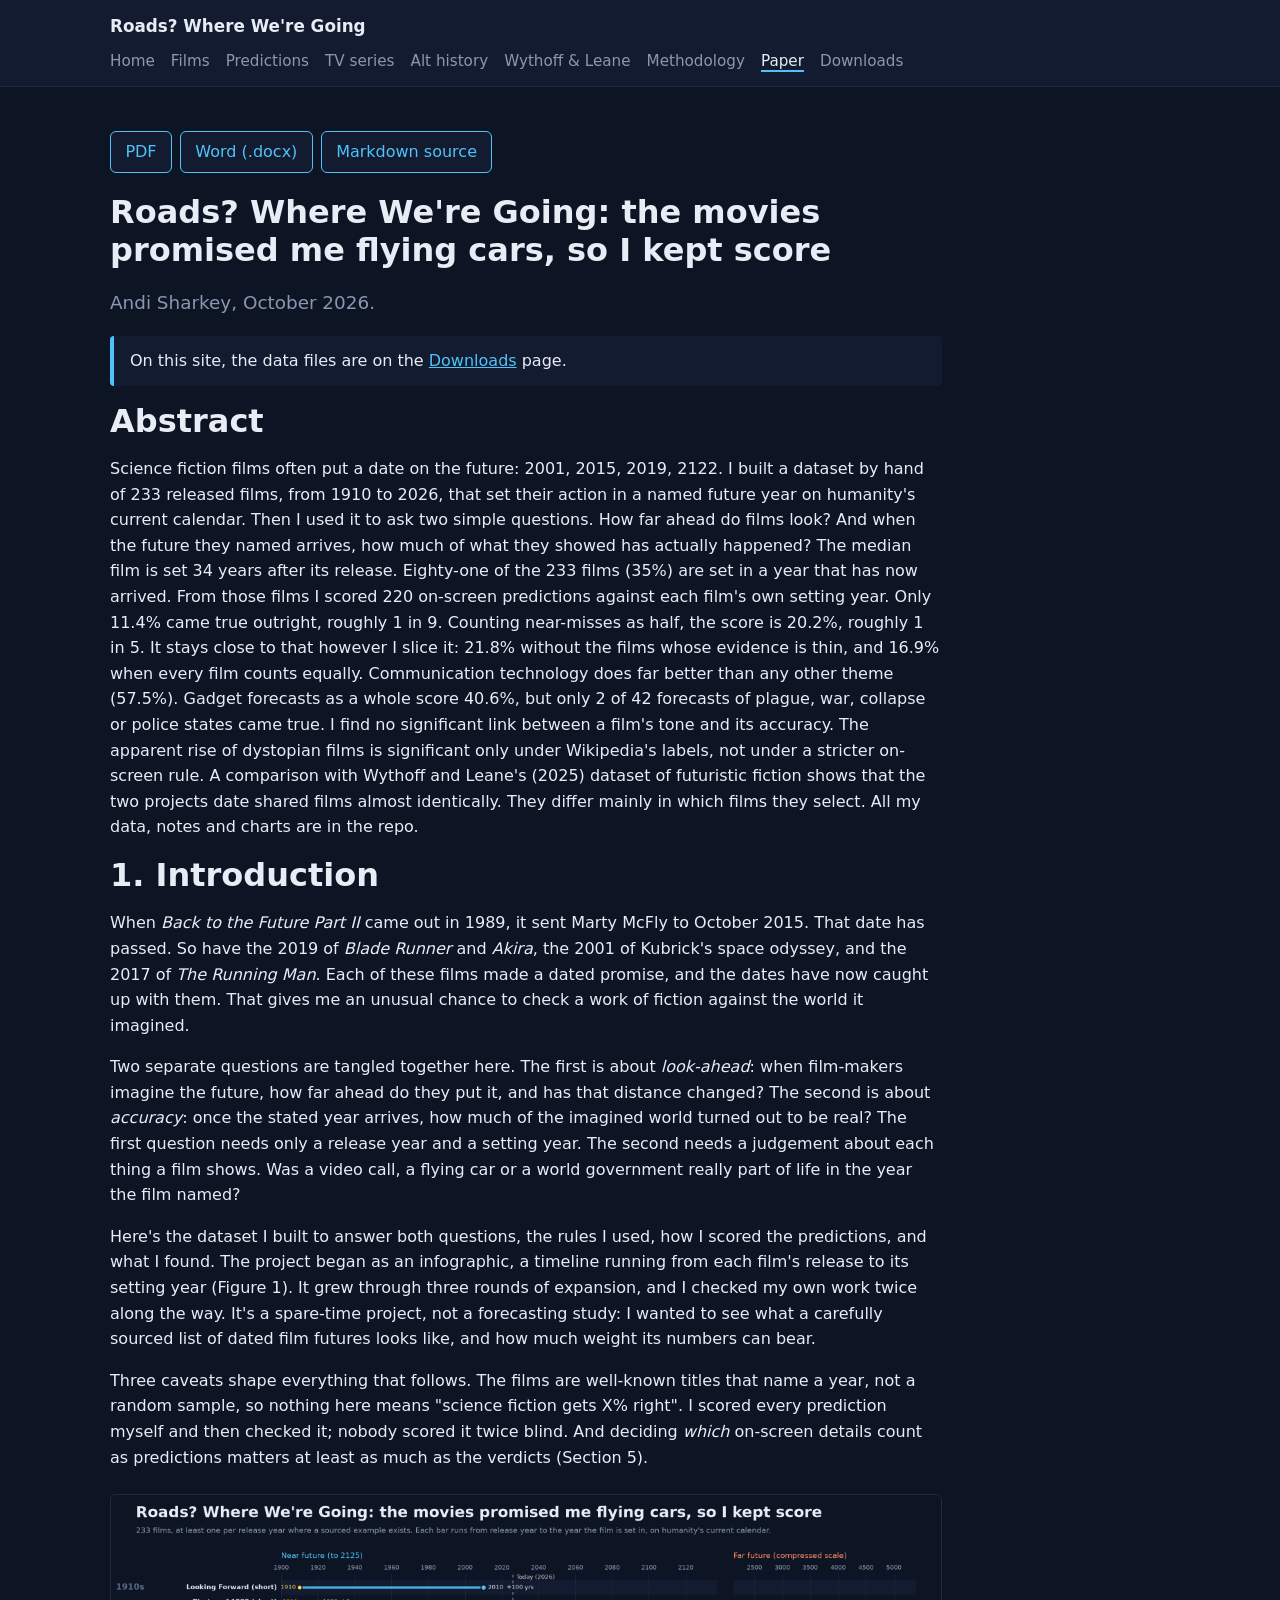
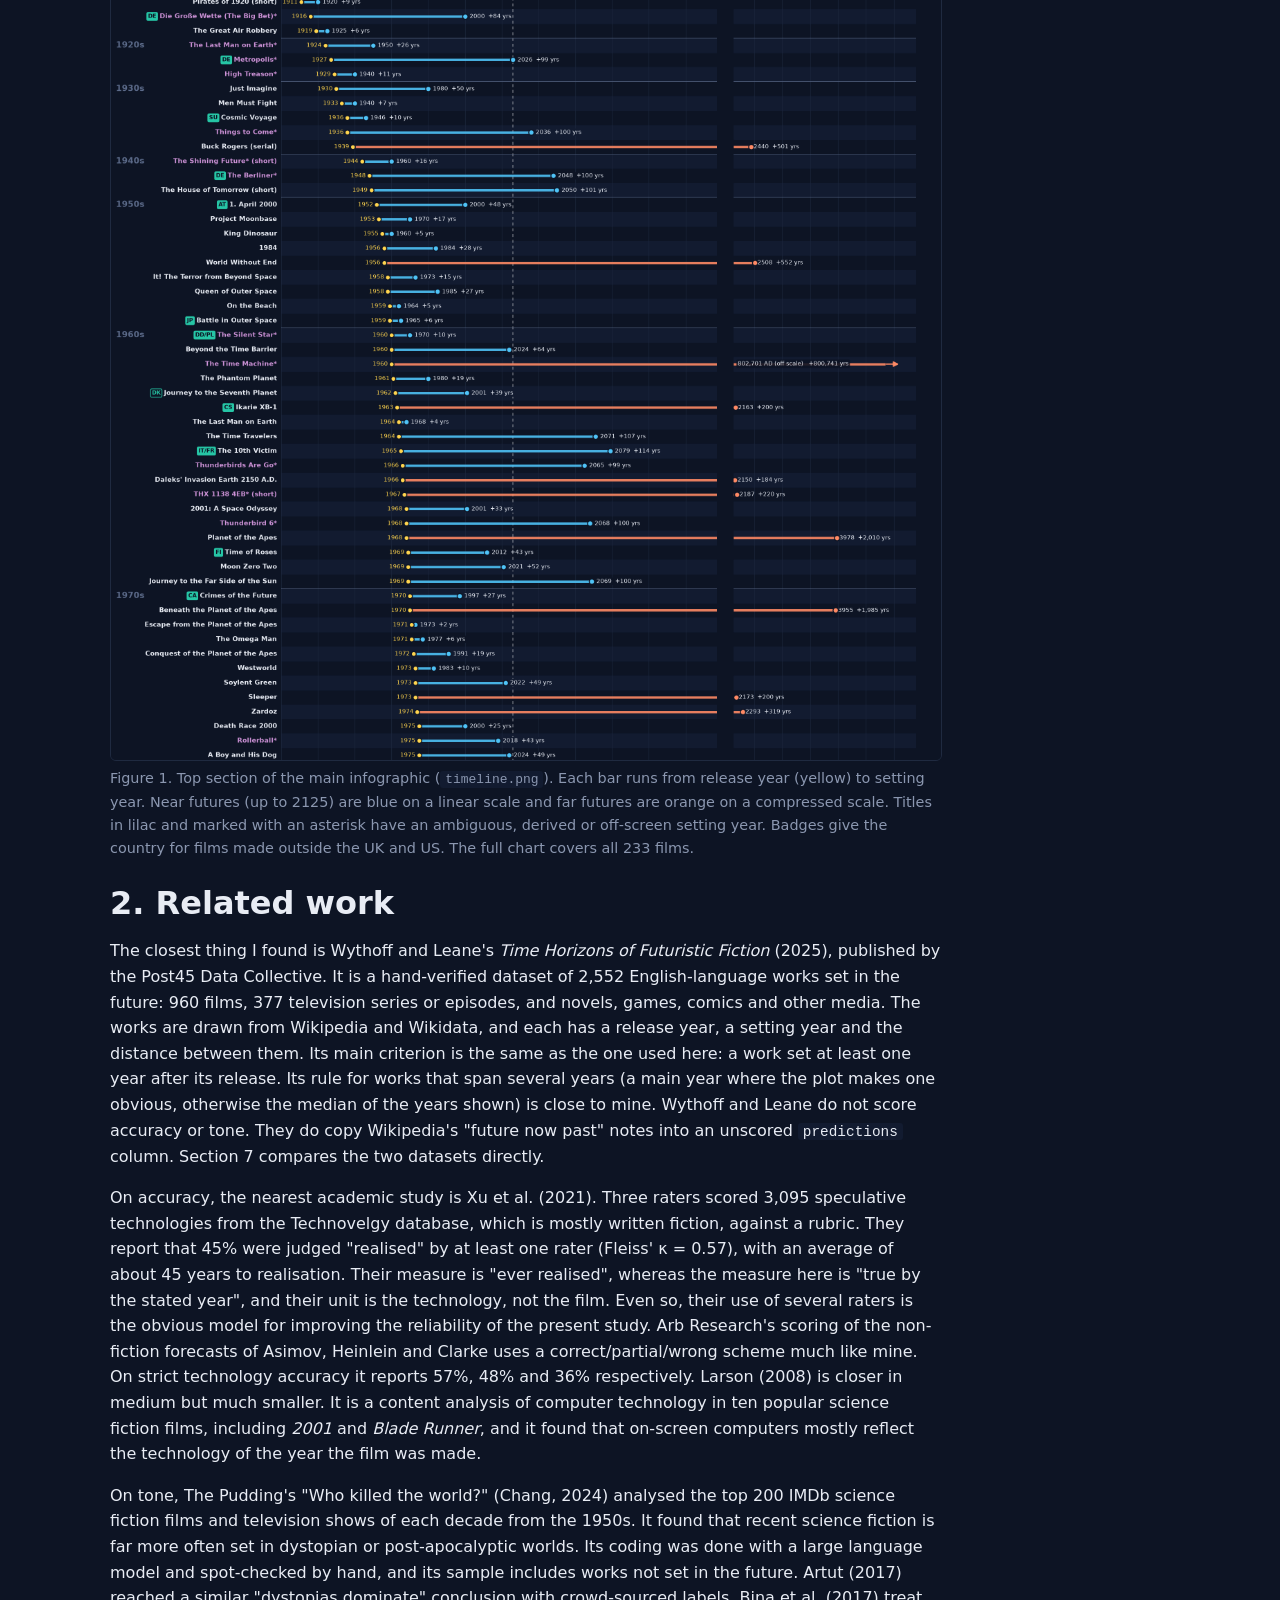
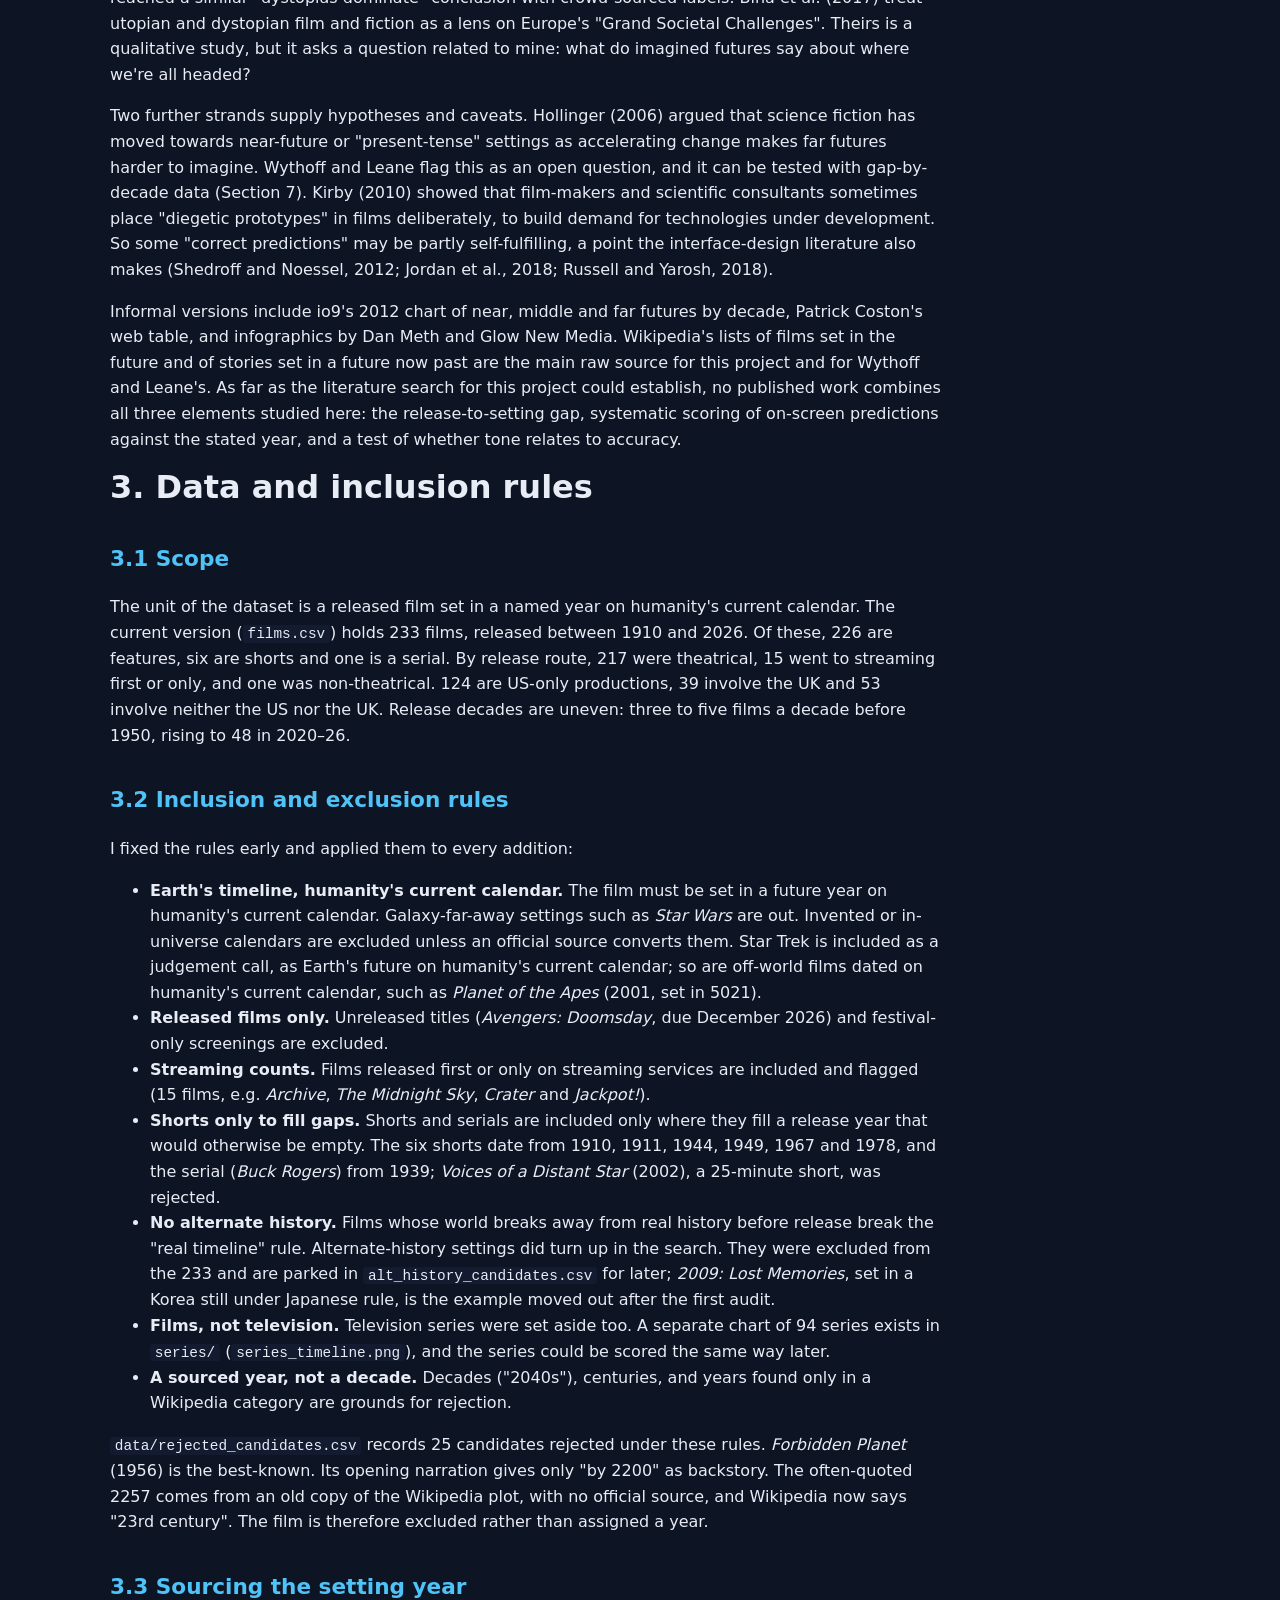
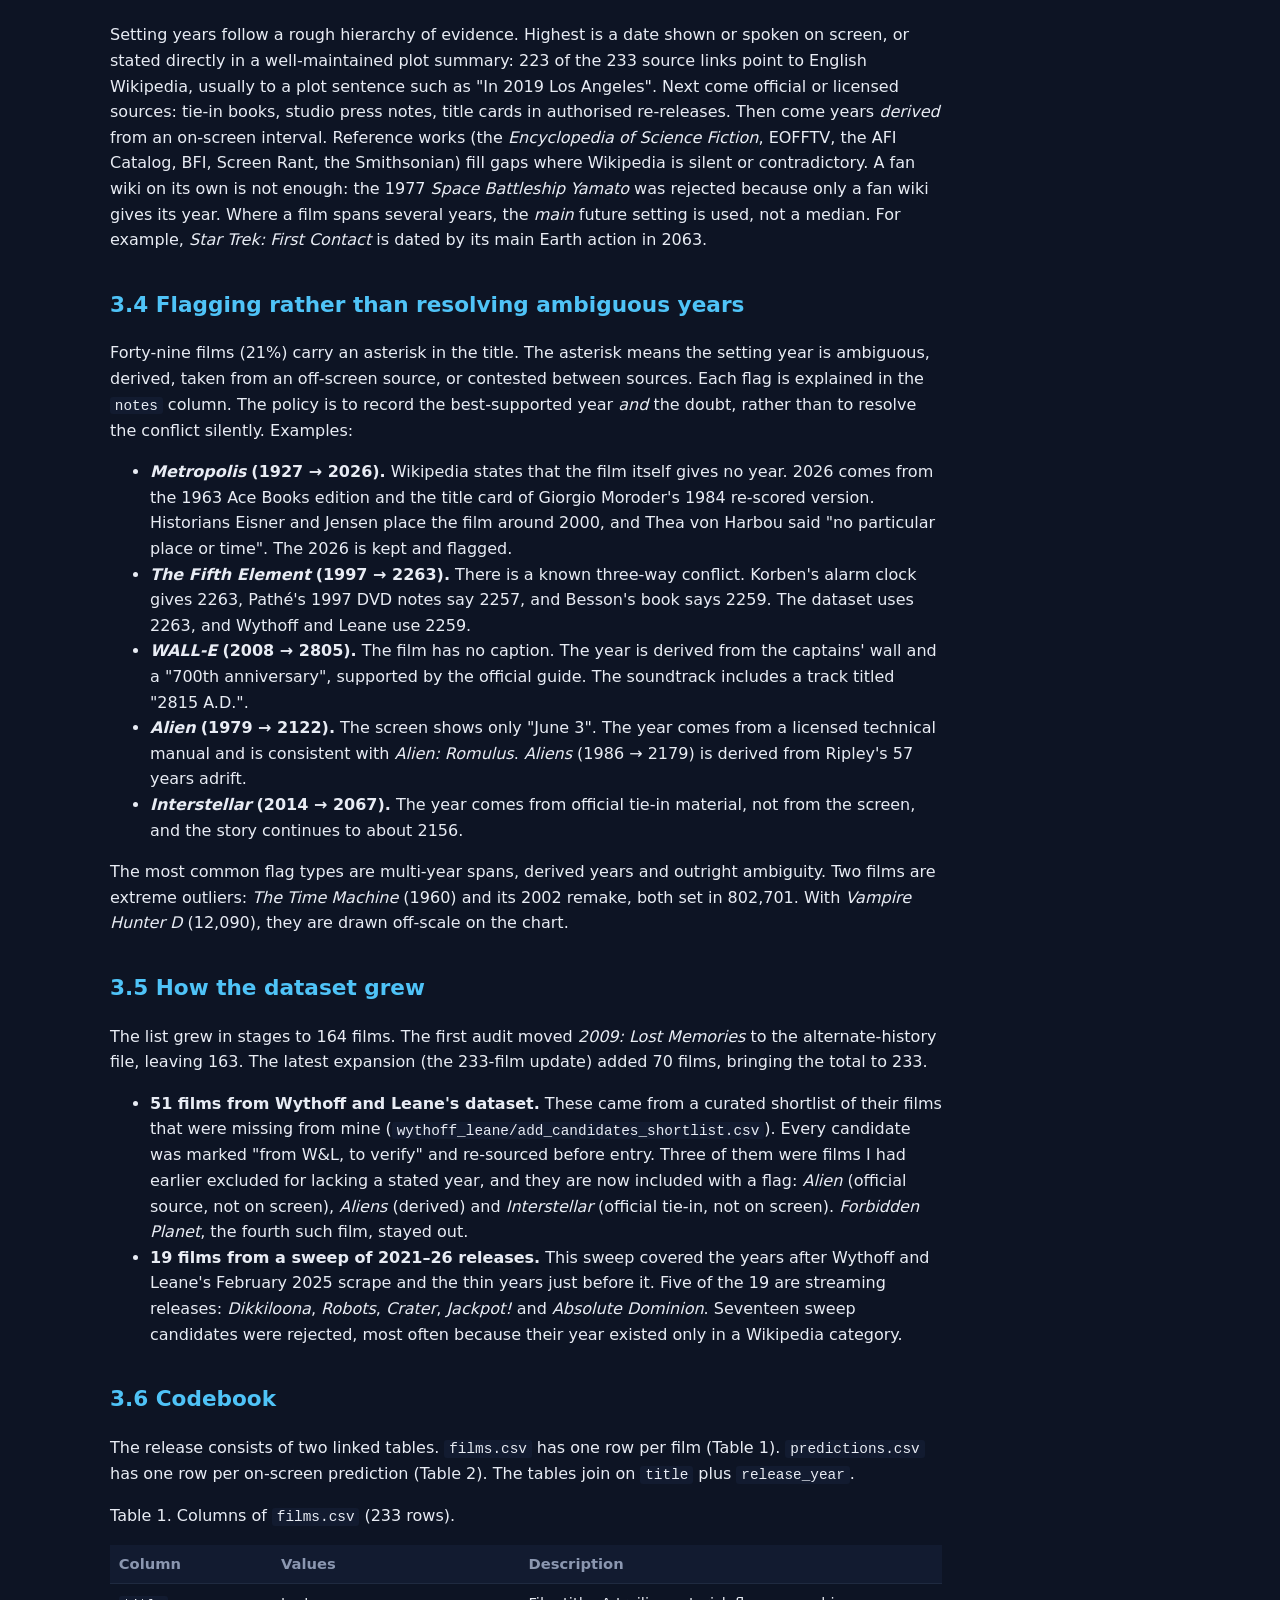
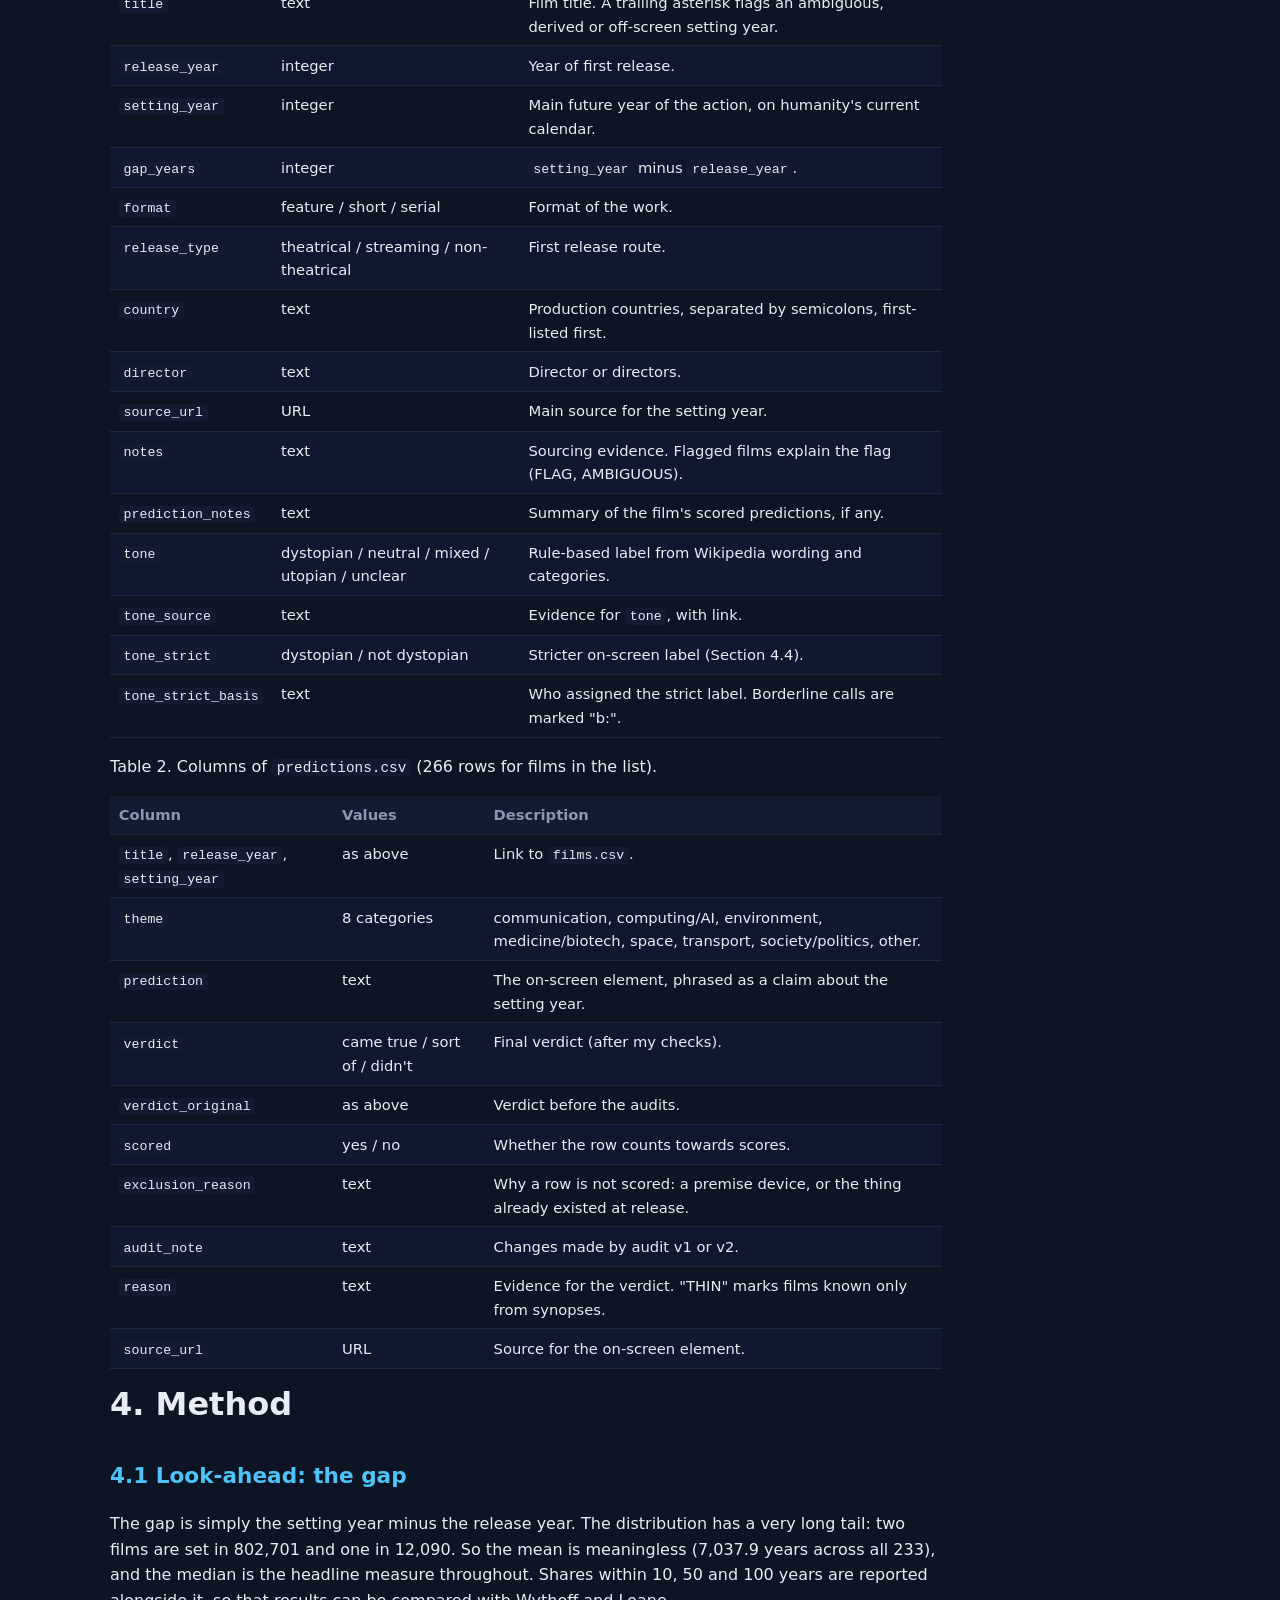
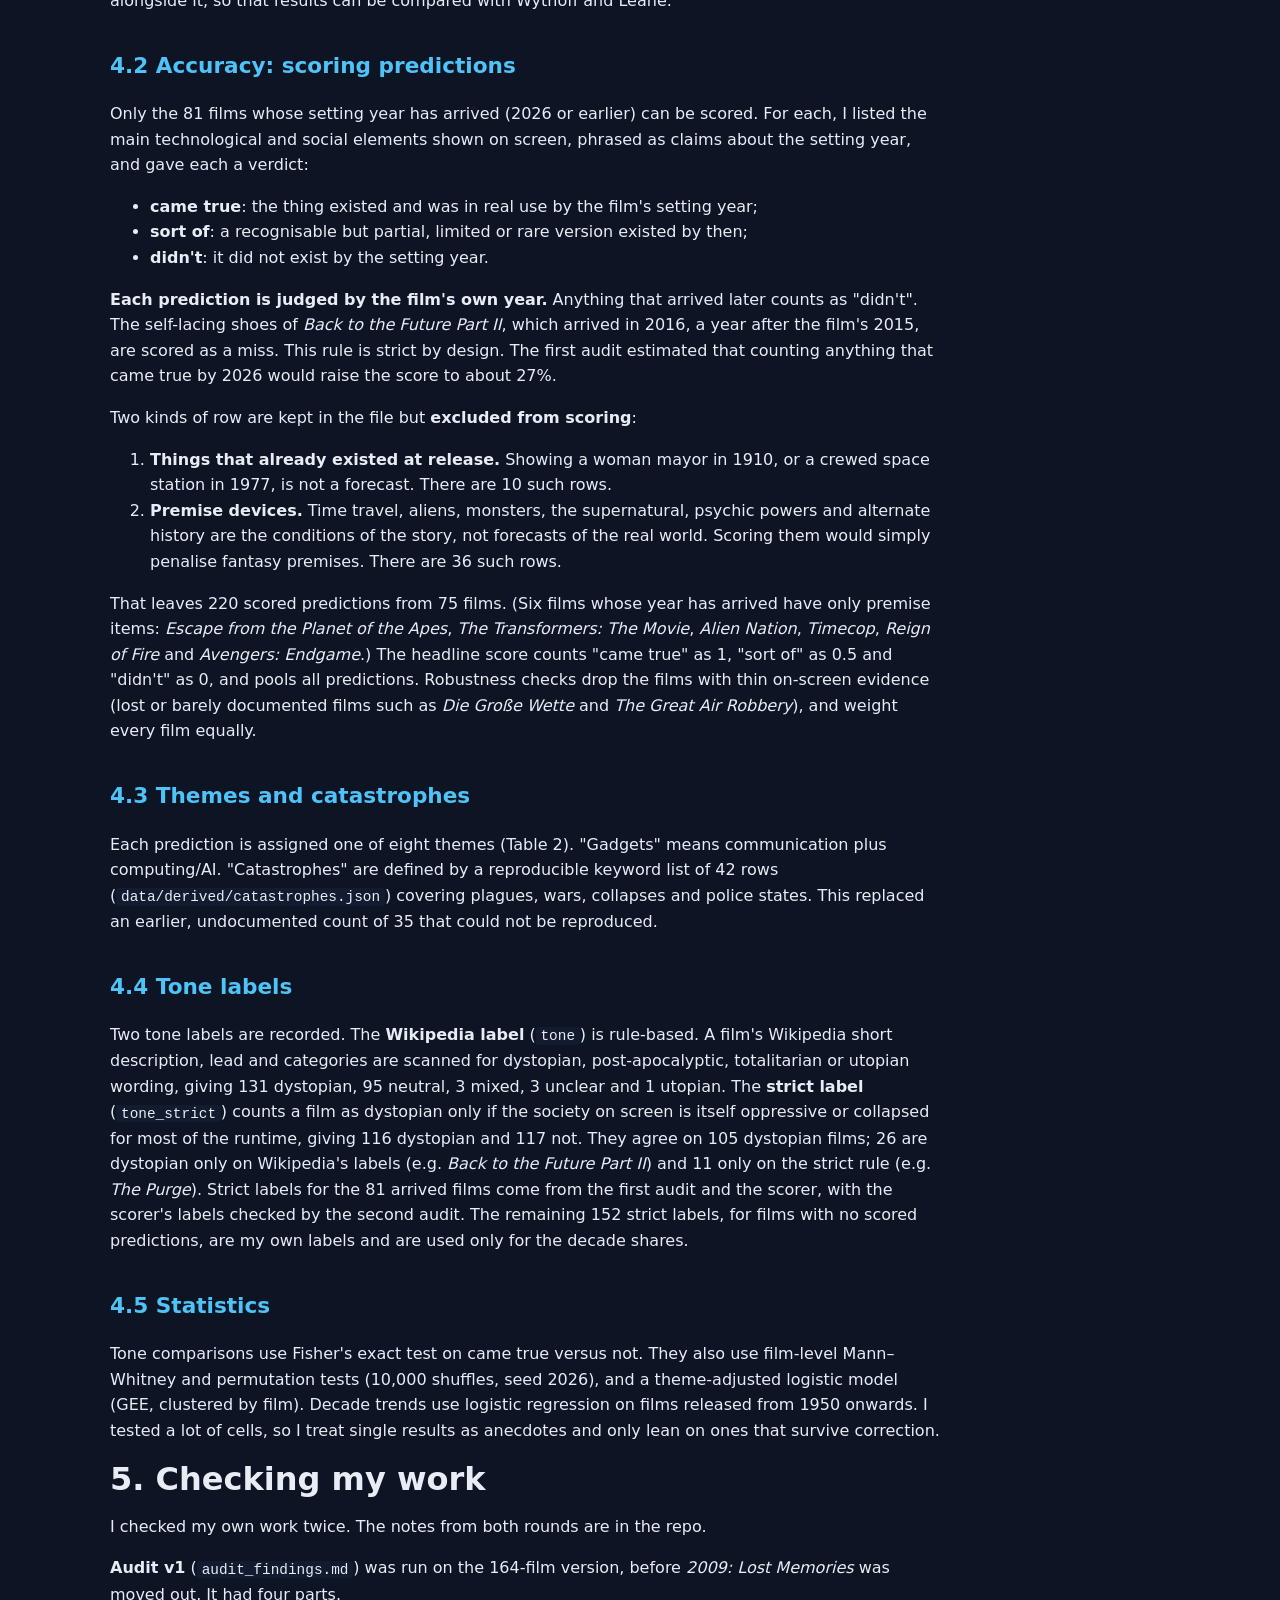
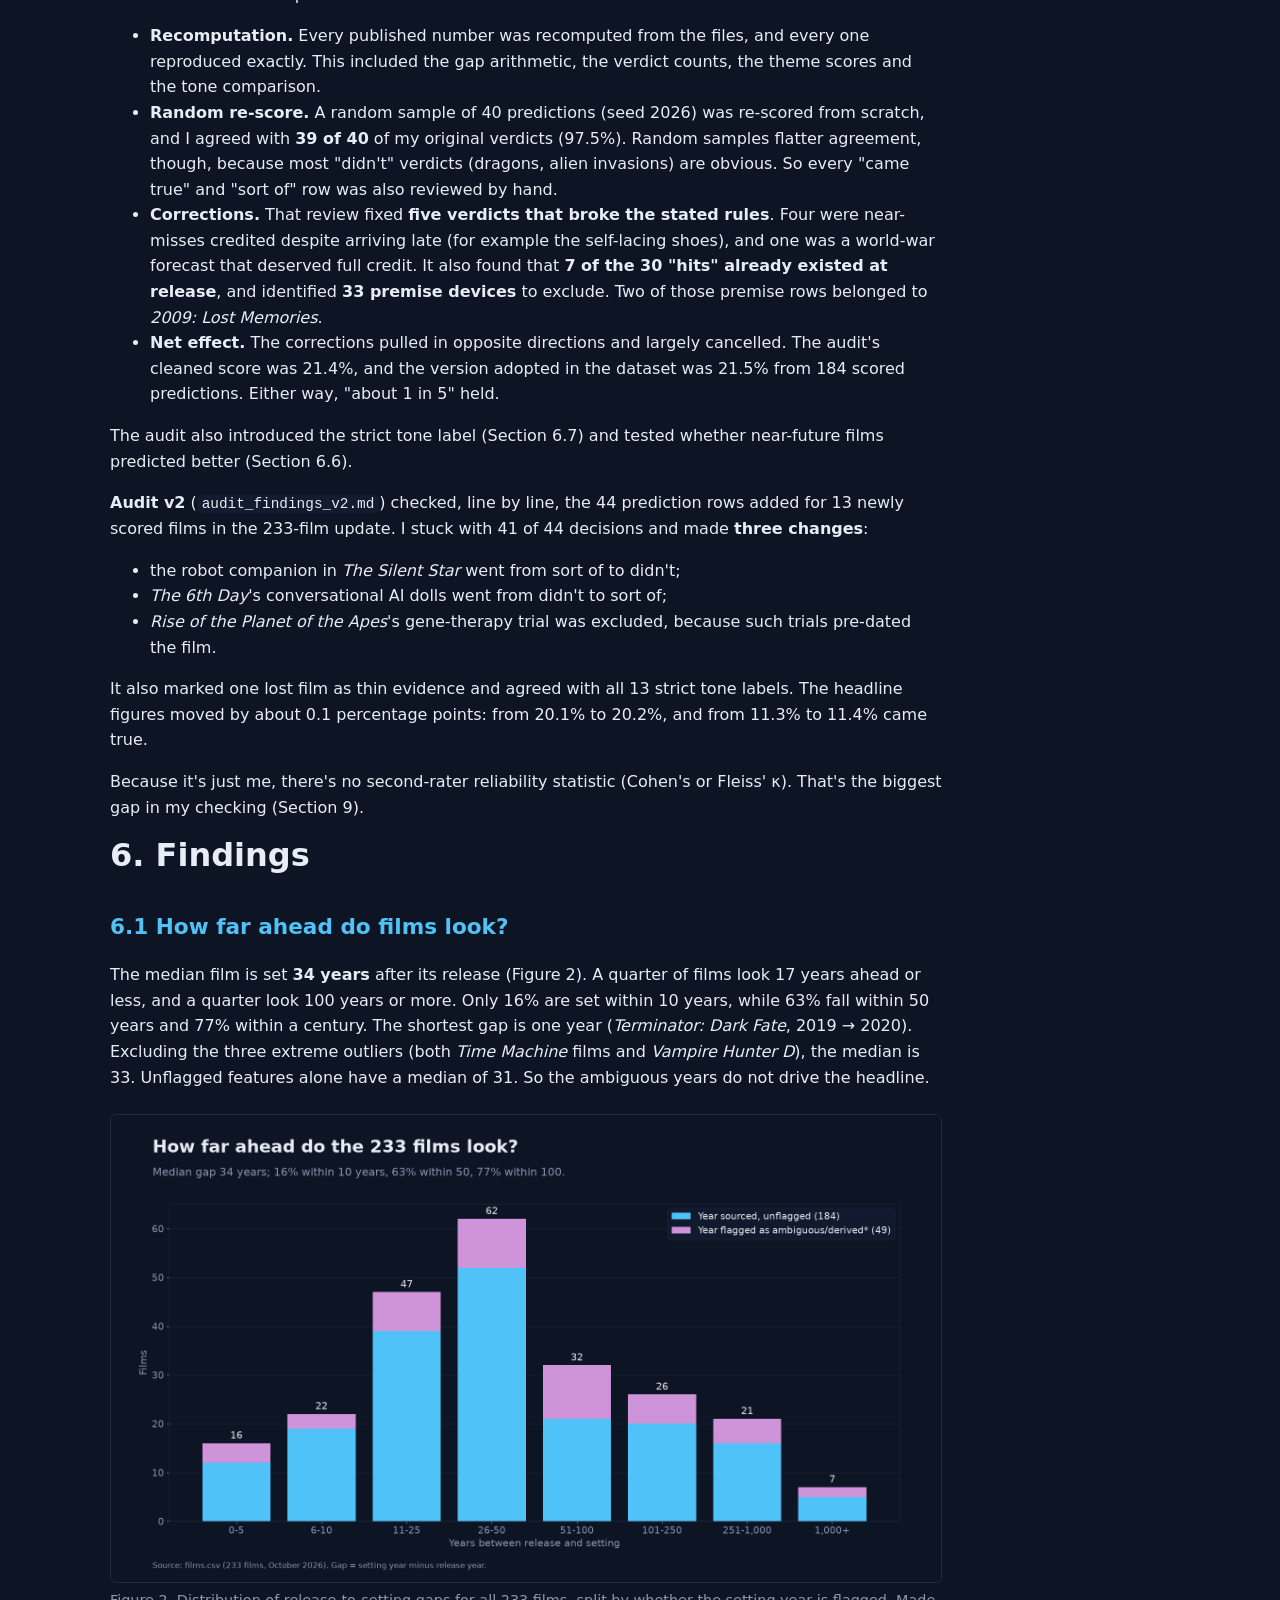
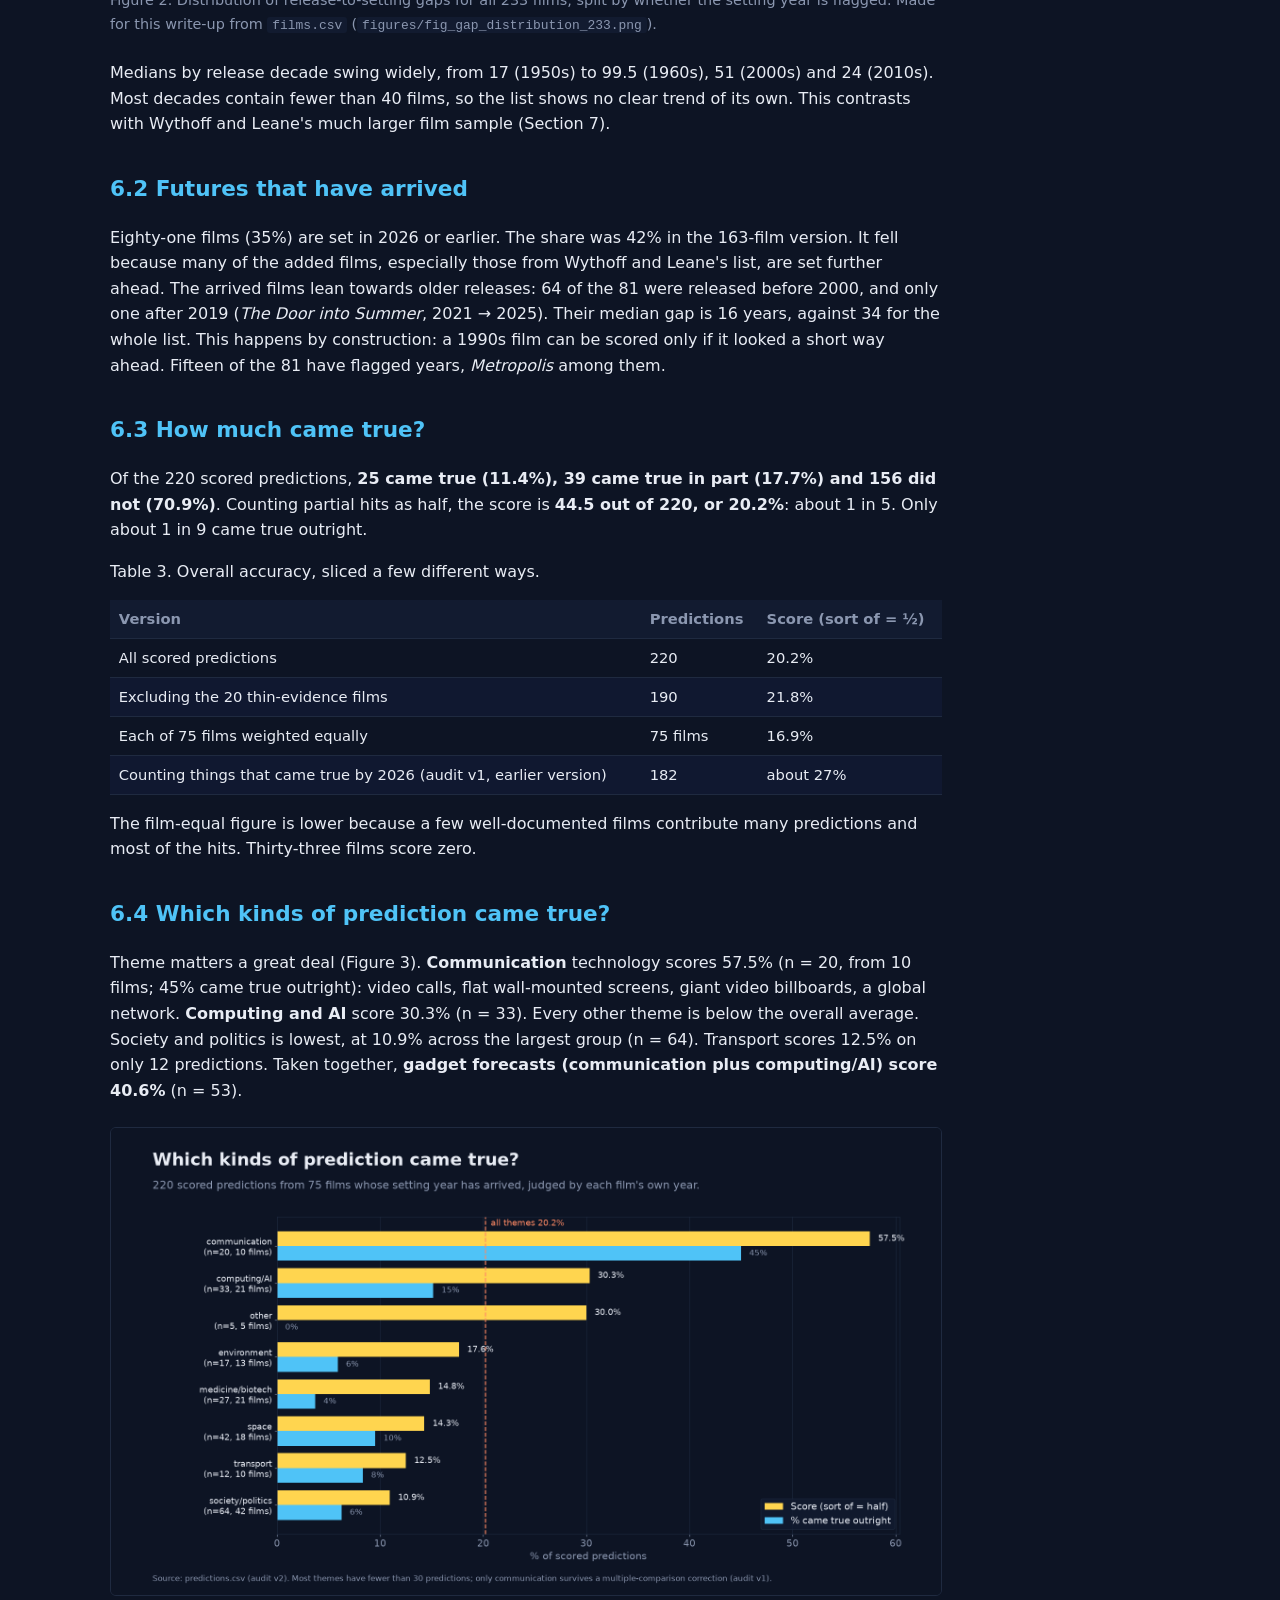
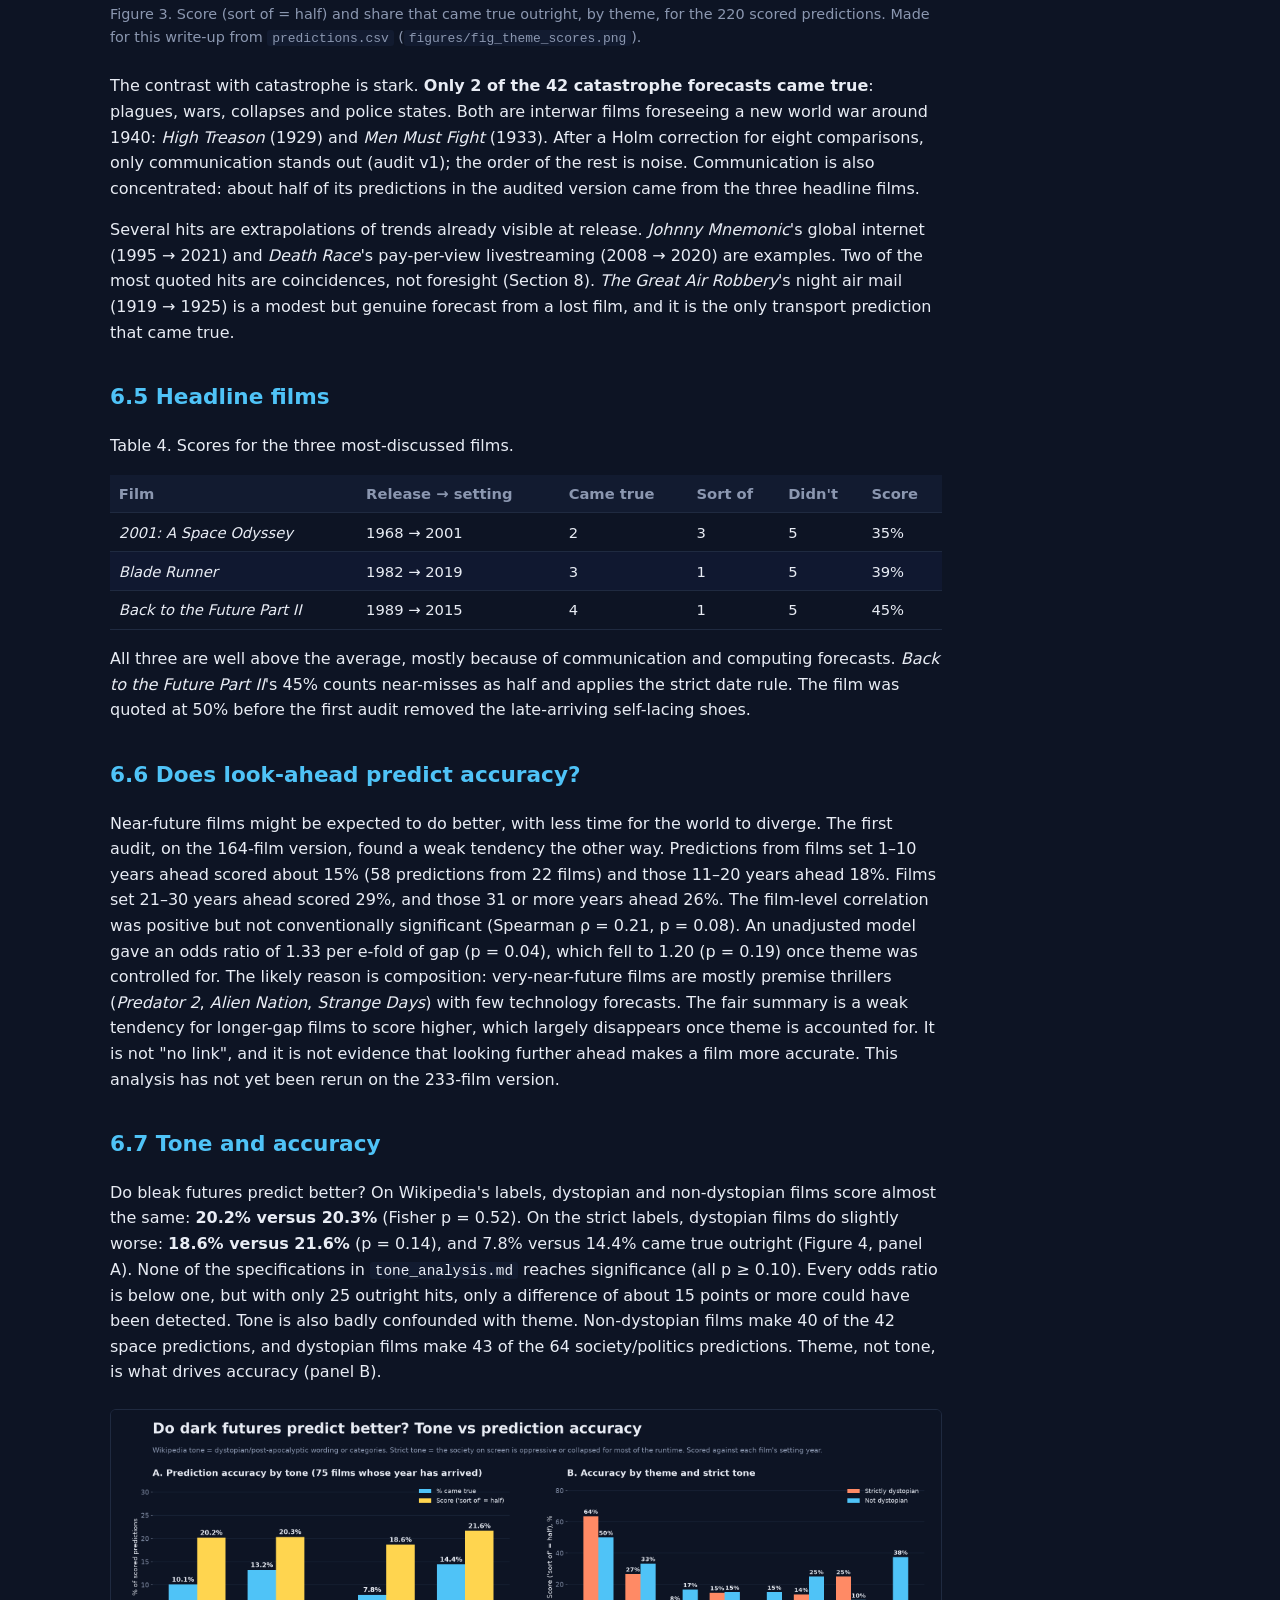
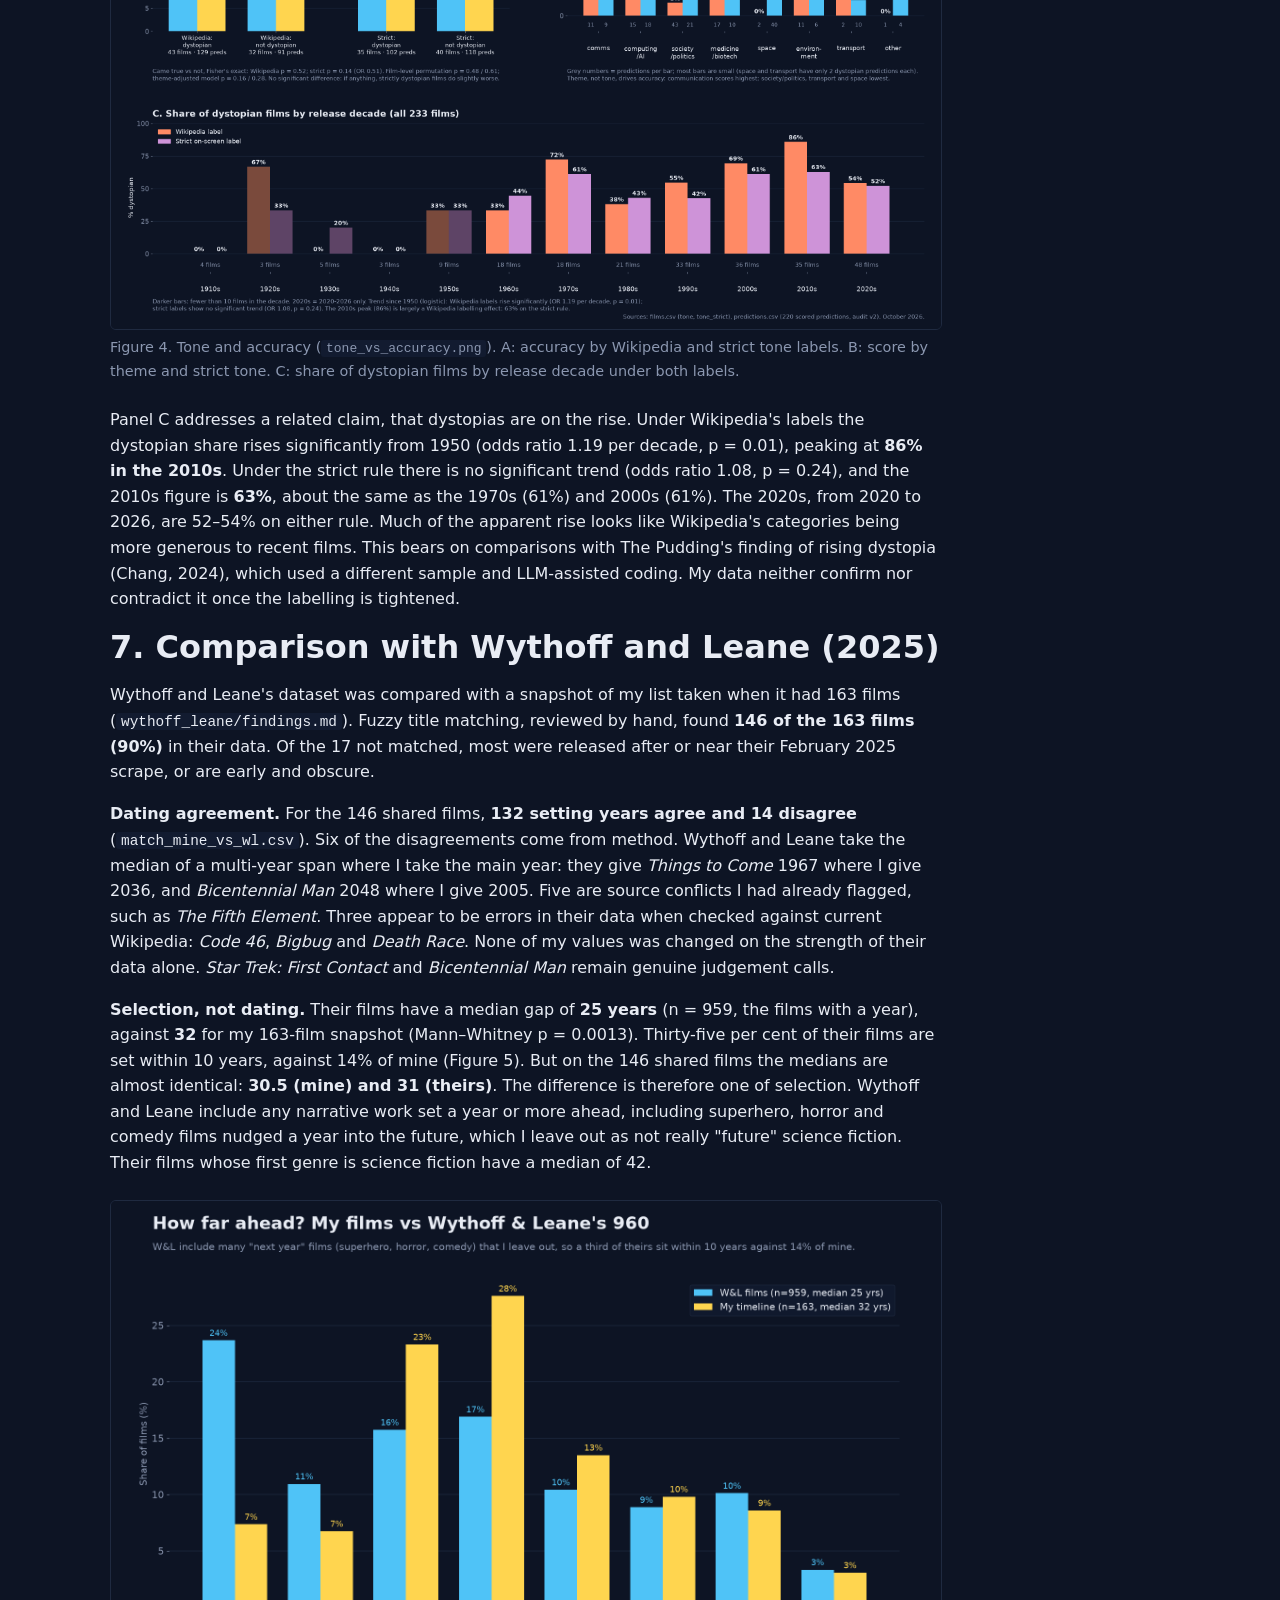
<file: docs/paper.html>
<!doctype html>
<html lang="en-GB">
<head>
<meta charset="utf-8">
<meta name="viewport" content="width=device-width, initial-scale=1">
<title>Paper · Roads? Where We&#x27;re Going</title>
<meta name="description" content="Roads? Where We&#x27;re Going: the movies promised me flying cars, so I kept score.">
<meta name="color-scheme" content="dark">
<link rel="icon" href="data:,">
<link rel="stylesheet" href="assets/style.css">
</head>
<body>
<header class="site"><div class="wrap"><a class="brand" href="index.html">Roads? Where We&#x27;re Going</a><nav><a href="index.html">Home</a><a href="films.html">Films</a><a href="predictions.html">Predictions</a><a href="series.html">TV series</a><a href="alt-history.html">Alt history</a><a href="comparison.html">Wythoff &amp; Leane</a><a href="methodology.html">Methodology</a><a href="paper.html" aria-current=page>Paper</a><a href="downloads.html">Downloads</a></nav></div></header>
<main class="wrap">

<article class="paper">
<p><a class="btn" href="paper/paper.pdf">PDF</a><a class="btn" href="paper/paper.docx">Word (.docx)</a><a class="btn" href="paper/paper.md">Markdown source</a></p>
<h1>Roads? Where We&#x27;re Going: the movies promised me flying cars, so I kept score</h1>
<p class="lede">Andi Sharkey, October 2026.</p>
<p class="note">On this site, the data files are on the <a href="downloads.html">Downloads</a> page.</p>
<h1 id="abstract">Abstract</h1>
<p>Science fiction films often put a date on the future: 2001, 2015, 2019, 2122. I built a dataset by hand of 233 released films, from 1910 to 2026, that set their action in a named future year on humanity's current calendar. Then I used it to ask two simple questions. How far ahead do films look? And when the future they named arrives, how much of what they showed has actually happened? The median film is set 34 years after its release. Eighty-one of the 233 films (35%) are set in a year that has now arrived. From those films I scored 220 on-screen predictions against each film's own setting year. Only 11.4% came true outright, roughly 1 in 9. Counting near-misses as half, the score is 20.2%, roughly 1 in 5. It stays close to that however I slice it: 21.8% without the films whose evidence is thin, and 16.9% when every film counts equally. Communication technology does far better than any other theme (57.5%). Gadget forecasts as a whole score 40.6%, but only 2 of 42 forecasts of plague, war, collapse or police states came true. I find no significant link between a film's tone and its accuracy. The apparent rise of dystopian films is significant only under Wikipedia's labels, not under a stricter on-screen rule. A comparison with Wythoff and Leane's (2025) dataset of futuristic fiction shows that the two projects date shared films almost identically. They differ mainly in which films they select. All my data, notes and charts are in the repo.</p>
<h1 id="1-introduction">1. Introduction</h1>
<p>When <em>Back to the Future Part II</em> came out in 1989, it sent Marty McFly to October 2015. That date has passed. So have the 2019 of <em>Blade Runner</em> and <em>Akira</em>, the 2001 of Kubrick's space odyssey, and the 2017 of <em>The Running Man</em>. Each of these films made a dated promise, and the dates have now caught up with them. That gives me an unusual chance to check a work of fiction against the world it imagined.</p>
<p>Two separate questions are tangled together here. The first is about <em>look-ahead</em>: when film-makers imagine the future, how far ahead do they put it, and has that distance changed? The second is about <em>accuracy</em>: once the stated year arrives, how much of the imagined world turned out to be real? The first question needs only a release year and a setting year. The second needs a judgement about each thing a film shows. Was a video call, a flying car or a world government really part of life in the year the film named?</p>
<p>Here's the dataset I built to answer both questions, the rules I used, how I scored the predictions, and what I found. The project began as an infographic, a timeline running from each film's release to its setting year (Figure 1). It grew through three rounds of expansion, and I checked my own work twice along the way. It's a spare-time project, not a forecasting study: I wanted to see what a carefully sourced list of dated film futures looks like, and how much weight its numbers can bear.</p>
<p>Three caveats shape everything that follows. The films are well-known titles that name a year, not a random sample, so nothing here means "science fiction gets X% right". I scored every prediction myself and then checked it; nobody scored it twice blind. And deciding <em>which</em> on-screen details count as predictions matters at least as much as the verdicts (Section 5).</p>
<figure><img src="paper/figures/timeline_top.png" alt="Figure 1. Top section of the main infographic (timeline.png). Each bar runs from release year (yellow) to setting year. Near futures (up to 2125) are blue on a linear scale and far futures are orange on a compressed scale. Titles in lilac and marked with an asterisk have an ambiguous, derived or off-screen setting year. Badges give the country for films made outside the UK and US. The full chart covers all 233 films." loading="lazy"><figcaption>Figure 1. Top section of the main infographic (<code>timeline.png</code>). Each bar runs from release year (yellow) to setting year. Near futures (up to 2125) are blue on a linear scale and far futures are orange on a compressed scale. Titles in lilac and marked with an asterisk have an ambiguous, derived or off-screen setting year. Badges give the country for films made outside the UK and US. The full chart covers all 233 films.</figcaption></figure>

<h1 id="2-related-work">2. Related work</h1>
<p>The closest thing I found is Wythoff and Leane's <em>Time Horizons of Futuristic Fiction</em> (2025), published by the Post45 Data Collective. It is a hand-verified dataset of 2,552 English-language works set in the future: 960 films, 377 television series or episodes, and novels, games, comics and other media. The works are drawn from Wikipedia and Wikidata, and each has a release year, a setting year and the distance between them. Its main criterion is the same as the one used here: a work set at least one year after its release. Its rule for works that span several years (a main year where the plot makes one obvious, otherwise the median of the years shown) is close to mine. Wythoff and Leane do not score accuracy or tone. They do copy Wikipedia's "future now past" notes into an unscored <code>predictions</code> column. Section 7 compares the two datasets directly.</p>
<p>On accuracy, the nearest academic study is Xu et al. (2021). Three raters scored 3,095 speculative technologies from the Technovelgy database, which is mostly written fiction, against a rubric. They report that 45% were judged "realised" by at least one rater (Fleiss' κ = 0.57), with an average of about 45 years to realisation. Their measure is "ever realised", whereas the measure here is "true by the stated year", and their unit is the technology, not the film. Even so, their use of several raters is the obvious model for improving the reliability of the present study. Arb Research's scoring of the non-fiction forecasts of Asimov, Heinlein and Clarke uses a correct/partial/wrong scheme much like mine. On strict technology accuracy it reports 57%, 48% and 36% respectively. Larson (2008) is closer in medium but much smaller. It is a content analysis of computer technology in ten popular science fiction films, including <em>2001</em> and <em>Blade Runner</em>, and it found that on-screen computers mostly reflect the technology of the year the film was made.</p>
<p>On tone, The Pudding's "Who killed the world?" (Chang, 2024) analysed the top 200 IMDb science fiction films and television shows of each decade from the 1950s. It found that recent science fiction is far more often set in dystopian or post-apocalyptic worlds. Its coding was done with a large language model and spot-checked by hand, and its sample includes works not set in the future. Artut (2017) reached a similar "dystopias dominate" conclusion with crowd-sourced labels. Bina et al. (2017) treat utopian and dystopian film and fiction as a lens on Europe's "Grand Societal Challenges". Theirs is a qualitative study, but it asks a question related to mine: what do imagined futures say about where we're all headed?</p>
<p>Two further strands supply hypotheses and caveats. Hollinger (2006) argued that science fiction has moved towards near-future or "present-tense" settings as accelerating change makes far futures harder to imagine. Wythoff and Leane flag this as an open question, and it can be tested with gap-by-decade data (Section 7). Kirby (2010) showed that film-makers and scientific consultants sometimes place "diegetic prototypes" in films deliberately, to build demand for technologies under development. So some "correct predictions" may be partly self-fulfilling, a point the interface-design literature also makes (Shedroff and Noessel, 2012; Jordan et al., 2018; Russell and Yarosh, 2018).</p>
<p>Informal versions include io9's 2012 chart of near, middle and far futures by decade, Patrick Coston's web table, and infographics by Dan Meth and Glow New Media. Wikipedia's lists of films set in the future and of stories set in a future now past are the main raw source for this project and for Wythoff and Leane's. As far as the literature search for this project could establish, no published work combines all three elements studied here: the release-to-setting gap, systematic scoring of on-screen predictions against the stated year, and a test of whether tone relates to accuracy.</p>
<h1 id="3-data-and-inclusion-rules">3. Data and inclusion rules</h1>
<h2 id="31-scope">3.1 Scope</h2>
<p>The unit of the dataset is a released film set in a named year on humanity's current calendar. The current version (<code>films.csv</code>) holds 233 films, released between 1910 and 2026. Of these, 226 are features, six are shorts and one is a serial. By release route, 217 were theatrical, 15 went to streaming first or only, and one was non-theatrical. 124 are US-only productions, 39 involve the UK and 53 involve neither the US nor the UK. Release decades are uneven: three to five films a decade before 1950, rising to 48 in 2020–26.</p>
<h2 id="32-inclusion-and-exclusion-rules">3.2 Inclusion and exclusion rules</h2>
<p>I fixed the rules early and applied them to every addition:</p>
<ul>
<li><strong>Earth's timeline, humanity's current calendar.</strong> The film must be set in a future year on humanity's current calendar. Galaxy-far-away settings such as <em>Star Wars</em> are out. Invented or in-universe calendars are excluded unless an official source converts them. Star Trek is included as a judgement call, as Earth's future on humanity's current calendar; so are off-world films dated on humanity's current calendar, such as <em>Planet of the Apes</em> (2001, set in 5021).</li>
<li><strong>Released films only.</strong> Unreleased titles (<em>Avengers: Doomsday</em>, due December 2026) and festival-only screenings are excluded.</li>
<li><strong>Streaming counts.</strong> Films released first or only on streaming services are included and flagged (15 films, e.g. <em>Archive</em>, <em>The Midnight Sky</em>, <em>Crater</em> and <em>Jackpot!</em>).</li>
<li><strong>Shorts only to fill gaps.</strong> Shorts and serials are included only where they fill a release year that would otherwise be empty. The six shorts date from 1910, 1911, 1944, 1949, 1967 and 1978, and the serial (<em>Buck Rogers</em>) from 1939; <em>Voices of a Distant Star</em> (2002), a 25-minute short, was rejected.</li>
<li><strong>No alternate history.</strong> Films whose world breaks away from real history before release break the "real timeline" rule. Alternate-history settings did turn up in the search. They were excluded from the 233 and are parked in <code>alt_history_candidates.csv</code> for later; <em>2009: Lost Memories</em>, set in a Korea still under Japanese rule, is the example moved out after the first audit.</li>
<li><strong>Films, not television.</strong> Television series were set aside too. A separate chart of 94 series exists in <code>series/</code> (<code>series_timeline.png</code>), and the series could be scored the same way later.</li>
<li><strong>A sourced year, not a decade.</strong> Decades ("2040s"), centuries, and years found only in a Wikipedia category are grounds for rejection.</li>
</ul>
<p><code>data/rejected_candidates.csv</code> records 25 candidates rejected under these rules. <em>Forbidden Planet</em> (1956) is the best-known. Its opening narration gives only "by 2200" as backstory. The often-quoted 2257 comes from an old copy of the Wikipedia plot, with no official source, and Wikipedia now says "23rd century". The film is therefore excluded rather than assigned a year.</p>
<h2 id="33-sourcing-the-setting-year">3.3 Sourcing the setting year</h2>
<p>Setting years follow a rough hierarchy of evidence. Highest is a date shown or spoken on screen, or stated directly in a well-maintained plot summary: 223 of the 233 source links point to English Wikipedia, usually to a plot sentence such as "In 2019 Los Angeles". Next come official or licensed sources: tie-in books, studio press notes, title cards in authorised re-releases. Then come years <em>derived</em> from an on-screen interval. Reference works (the <em>Encyclopedia of Science Fiction</em>, EOFFTV, the AFI Catalog, BFI, Screen Rant, the Smithsonian) fill gaps where Wikipedia is silent or contradictory. A fan wiki on its own is not enough: the 1977 <em>Space Battleship Yamato</em> was rejected because only a fan wiki gives its year. Where a film spans several years, the <em>main</em> future setting is used, not a median. For example, <em>Star Trek: First Contact</em> is dated by its main Earth action in 2063.</p>
<h2 id="34-flagging-rather-than-resolving-ambiguous-years">3.4 Flagging rather than resolving ambiguous years</h2>
<p>Forty-nine films (21%) carry an asterisk in the title. The asterisk means the setting year is ambiguous, derived, taken from an off-screen source, or contested between sources. Each flag is explained in the <code>notes</code> column. The policy is to record the best-supported year <em>and</em> the doubt, rather than to resolve the conflict silently. Examples:</p>
<ul>
<li><strong><em>Metropolis</em></strong> <strong>(1927 → 2026).</strong> Wikipedia states that the film itself gives no year. 2026 comes from the 1963 Ace Books edition and the title card of Giorgio Moroder's 1984 re-scored version. Historians Eisner and Jensen place the film around 2000, and Thea von Harbou said "no particular place or time". The 2026 is kept and flagged.</li>
<li><strong><em>The Fifth Element</em></strong> <strong>(1997 → 2263).</strong> There is a known three-way conflict. Korben's alarm clock gives 2263, Pathé's 1997 DVD notes say 2257, and Besson's book says 2259. The dataset uses 2263, and Wythoff and Leane use 2259.</li>
<li><strong><em>WALL-E</em></strong> <strong>(2008 → 2805).</strong> The film has no caption. The year is derived from the captains' wall and a "700th anniversary", supported by the official guide. The soundtrack includes a track titled "2815 A.D.".</li>
<li><strong><em>Alien</em></strong> <strong>(1979 → 2122).</strong> The screen shows only "June 3". The year comes from a licensed technical manual and is consistent with <em>Alien: Romulus</em>. <em>Aliens</em> (1986 → 2179) is derived from Ripley's 57 years adrift.</li>
<li><strong><em>Interstellar</em></strong> <strong>(2014 → 2067).</strong> The year comes from official tie-in material, not from the screen, and the story continues to about 2156.</li>
</ul>
<p>The most common flag types are multi-year spans, derived years and outright ambiguity. Two films are extreme outliers: <em>The Time Machine</em> (1960) and its 2002 remake, both set in 802,701. With <em>Vampire Hunter D</em> (12,090), they are drawn off-scale on the chart.</p>
<h2 id="35-how-the-dataset-grew">3.5 How the dataset grew</h2>
<p>The list grew in stages to 164 films. The first audit moved <em>2009: Lost Memories</em> to the alternate-history file, leaving 163. The latest expansion (the 233-film update) added 70 films, bringing the total to 233.</p>
<ul>
<li><strong>51 films from Wythoff and Leane's dataset.</strong> These came from a curated shortlist of their films that were missing from mine (<code>wythoff_leane/add_candidates_shortlist.csv</code>). Every candidate was marked "from W&amp;L, to verify" and re-sourced before entry. Three of them were films I had earlier excluded for lacking a stated year, and they are now included with a flag: <em>Alien</em> (official source, not on screen), <em>Aliens</em> (derived) and <em>Interstellar</em> (official tie-in, not on screen). <em>Forbidden Planet</em>, the fourth such film, stayed out.</li>
<li><strong>19 films from a sweep of 2021–26 releases.</strong> This sweep covered the years after Wythoff and Leane's February 2025 scrape and the thin years just before it. Five of the 19 are streaming releases: <em>Dikkiloona</em>, <em>Robots</em>, <em>Crater</em>, <em>Jackpot!</em> and <em>Absolute Dominion</em>. Seventeen sweep candidates were rejected, most often because their year existed only in a Wikipedia category.</li>
</ul>
<h2 id="36-codebook">3.6 Codebook</h2>
<p>The release consists of two linked tables. <code>films.csv</code> has one row per film (Table 1). <code>predictions.csv</code> has one row per on-screen prediction (Table 2). The tables join on <code>title</code> plus <code>release_year</code>.</p>
<p>Table 1. Columns of <code>films.csv</code> (233 rows).</p>
<table>
<thead>
<tr>
<th>Column</th>
<th>Values</th>
<th>Description</th>
</tr>
</thead>
<tbody>
<tr>
<td><code>title</code></td>
<td>text</td>
<td>Film title. A trailing asterisk flags an ambiguous, derived or off-screen setting year.</td>
</tr>
<tr>
<td><code>release_year</code></td>
<td>integer</td>
<td>Year of first release.</td>
</tr>
<tr>
<td><code>setting_year</code></td>
<td>integer</td>
<td>Main future year of the action, on humanity's current calendar.</td>
</tr>
<tr>
<td><code>gap_years</code></td>
<td>integer</td>
<td><code>setting_year</code> minus <code>release_year</code>.</td>
</tr>
<tr>
<td><code>format</code></td>
<td>feature / short / serial</td>
<td>Format of the work.</td>
</tr>
<tr>
<td><code>release_type</code></td>
<td>theatrical / streaming / non-theatrical</td>
<td>First release route.</td>
</tr>
<tr>
<td><code>country</code></td>
<td>text</td>
<td>Production countries, separated by semicolons, first-listed first.</td>
</tr>
<tr>
<td><code>director</code></td>
<td>text</td>
<td>Director or directors.</td>
</tr>
<tr>
<td><code>source_url</code></td>
<td>URL</td>
<td>Main source for the setting year.</td>
</tr>
<tr>
<td><code>notes</code></td>
<td>text</td>
<td>Sourcing evidence. Flagged films explain the flag (FLAG, AMBIGUOUS).</td>
</tr>
<tr>
<td><code>prediction_notes</code></td>
<td>text</td>
<td>Summary of the film's scored predictions, if any.</td>
</tr>
<tr>
<td><code>tone</code></td>
<td>dystopian / neutral / mixed / utopian / unclear</td>
<td>Rule-based label from Wikipedia wording and categories.</td>
</tr>
<tr>
<td><code>tone_source</code></td>
<td>text</td>
<td>Evidence for <code>tone</code>, with link.</td>
</tr>
<tr>
<td><code>tone_strict</code></td>
<td>dystopian / not dystopian</td>
<td>Stricter on-screen label (Section 4.4).</td>
</tr>
<tr>
<td><code>tone_strict_basis</code></td>
<td>text</td>
<td>Who assigned the strict label. Borderline calls are marked "b:".</td>
</tr>
</tbody>
</table>
<p>Table 2. Columns of <code>predictions.csv</code> (266 rows for films in the list).</p>
<table>
<thead>
<tr>
<th>Column</th>
<th>Values</th>
<th>Description</th>
</tr>
</thead>
<tbody>
<tr>
<td><code>title</code>, <code>release_year</code>, <code>setting_year</code></td>
<td>as above</td>
<td>Link to <code>films.csv</code>.</td>
</tr>
<tr>
<td><code>theme</code></td>
<td>8 categories</td>
<td>communication, computing/AI, environment, medicine/biotech, space, transport, society/politics, other.</td>
</tr>
<tr>
<td><code>prediction</code></td>
<td>text</td>
<td>The on-screen element, phrased as a claim about the setting year.</td>
</tr>
<tr>
<td><code>verdict</code></td>
<td>came true / sort of / didn't</td>
<td>Final verdict (after my checks).</td>
</tr>
<tr>
<td><code>verdict_original</code></td>
<td>as above</td>
<td>Verdict before the audits.</td>
</tr>
<tr>
<td><code>scored</code></td>
<td>yes / no</td>
<td>Whether the row counts towards scores.</td>
</tr>
<tr>
<td><code>exclusion_reason</code></td>
<td>text</td>
<td>Why a row is not scored: a premise device, or the thing already existed at release.</td>
</tr>
<tr>
<td><code>audit_note</code></td>
<td>text</td>
<td>Changes made by audit v1 or v2.</td>
</tr>
<tr>
<td><code>reason</code></td>
<td>text</td>
<td>Evidence for the verdict. "THIN" marks films known only from synopses.</td>
</tr>
<tr>
<td><code>source_url</code></td>
<td>URL</td>
<td>Source for the on-screen element.</td>
</tr>
</tbody>
</table>
<h1 id="4-method">4. Method</h1>
<h2 id="41-look-ahead-the-gap">4.1 Look-ahead: the gap</h2>
<p>The gap is simply the setting year minus the release year. The distribution has a very long tail: two films are set in 802,701 and one in 12,090. So the mean is meaningless (7,037.9 years across all 233), and the median is the headline measure throughout. Shares within 10, 50 and 100 years are reported alongside it, so that results can be compared with Wythoff and Leane.</p>
<h2 id="42-accuracy-scoring-predictions">4.2 Accuracy: scoring predictions</h2>
<p>Only the 81 films whose setting year has arrived (2026 or earlier) can be scored. For each, I listed the main technological and social elements shown on screen, phrased as claims about the setting year, and gave each a verdict:</p>
<ul>
<li><strong>came true</strong>: the thing existed and was in real use by the film's setting year;</li>
<li><strong>sort of</strong>: a recognisable but partial, limited or rare version existed by then;</li>
<li><strong>didn't</strong>: it did not exist by the setting year.</li>
</ul>
<p><strong>Each prediction is judged by the film's own year.</strong> Anything that arrived later counts as "didn't". The self-lacing shoes of <em>Back to the Future Part II</em>, which arrived in 2016, a year after the film's 2015, are scored as a miss. This rule is strict by design. The first audit estimated that counting anything that came true by 2026 would raise the score to about 27%.</p>
<p>Two kinds of row are kept in the file but <strong>excluded from scoring</strong>:</p>
<ol>
<li><strong>Things that already existed at release.</strong> Showing a woman mayor in 1910, or a crewed space station in 1977, is not a forecast. There are 10 such rows.</li>
<li><strong>Premise devices.</strong> Time travel, aliens, monsters, the supernatural, psychic powers and alternate history are the conditions of the story, not forecasts of the real world. Scoring them would simply penalise fantasy premises. There are 36 such rows.</li>
</ol>
<p>That leaves 220 scored predictions from 75 films. (Six films whose year has arrived have only premise items: <em>Escape from the Planet of the Apes</em>, <em>The Transformers: The Movie</em>, <em>Alien Nation</em>, <em>Timecop</em>, <em>Reign of Fire</em> and <em>Avengers: Endgame</em>.) The headline score counts "came true" as 1, "sort of" as 0.5 and "didn't" as 0, and pools all predictions. Robustness checks drop the films with thin on-screen evidence (lost or barely documented films such as <em>Die Große Wette</em> and <em>The Great Air Robbery</em>), and weight every film equally.</p>
<h2 id="43-themes-and-catastrophes">4.3 Themes and catastrophes</h2>
<p>Each prediction is assigned one of eight themes (Table 2). "Gadgets" means communication plus computing/AI. "Catastrophes" are defined by a reproducible keyword list of 42 rows (<code>data/derived/catastrophes.json</code>) covering plagues, wars, collapses and police states. This replaced an earlier, undocumented count of 35 that could not be reproduced.</p>
<h2 id="44-tone-labels">4.4 Tone labels</h2>
<p>Two tone labels are recorded. The <strong>Wikipedia label</strong> (<code>tone</code>) is rule-based. A film's Wikipedia short description, lead and categories are scanned for dystopian, post-apocalyptic, totalitarian or utopian wording, giving 131 dystopian, 95 neutral, 3 mixed, 3 unclear and 1 utopian. The <strong>strict label</strong> (<code>tone_strict</code>) counts a film as dystopian only if the society on screen is itself oppressive or collapsed for most of the runtime, giving 116 dystopian and 117 not. They agree on 105 dystopian films; 26 are dystopian only on Wikipedia's labels (e.g. <em>Back to the Future Part II</em>) and 11 only on the strict rule (e.g. <em>The Purge</em>). Strict labels for the 81 arrived films come from the first audit and the scorer, with the scorer's labels checked by the second audit. The remaining 152 strict labels, for films with no scored predictions, are my own labels and are used only for the decade shares.</p>
<h2 id="45-statistics">4.5 Statistics</h2>
<p>Tone comparisons use Fisher's exact test on came true versus not. They also use film-level Mann–Whitney and permutation tests (10,000 shuffles, seed 2026), and a theme-adjusted logistic model (GEE, clustered by film). Decade trends use logistic regression on films released from 1950 onwards. I tested a lot of cells, so I treat single results as anecdotes and only lean on ones that survive correction.</p>
<h1 id="5-checking-my-work">5. Checking my work</h1>
<p>I checked my own work twice. The notes from both rounds are in the repo.</p>
<p><strong>Audit v1</strong> (<code>audit_findings.md</code>) was run on the 164-film version, before <em>2009: Lost Memories</em> was moved out. It had four parts.</p>
<ul>
<li><strong>Recomputation.</strong> Every published number was recomputed from the files, and every one reproduced exactly. This included the gap arithmetic, the verdict counts, the theme scores and the tone comparison.</li>
<li><strong>Random re-score.</strong> A random sample of 40 predictions (seed 2026) was re-scored from scratch, and I agreed with <strong>39 of 40</strong> of my original verdicts (97.5%). Random samples flatter agreement, though, because most "didn't" verdicts (dragons, alien invasions) are obvious. So every "came true" and "sort of" row was also reviewed by hand.</li>
<li><strong>Corrections.</strong> That review fixed <strong>five verdicts that broke the stated rules</strong>. Four were near-misses credited despite arriving late (for example the self-lacing shoes), and one was a world-war forecast that deserved full credit. It also found that <strong>7 of the 30 "hits" already existed at release</strong>, and identified <strong>33 premise devices</strong> to exclude. Two of those premise rows belonged to <em>2009: Lost Memories</em>.</li>
<li><strong>Net effect.</strong> The corrections pulled in opposite directions and largely cancelled. The audit's cleaned score was 21.4%, and the version adopted in the dataset was 21.5% from 184 scored predictions. Either way, "about 1 in 5" held.</li>
</ul>
<p>The audit also introduced the strict tone label (Section 6.7) and tested whether near-future films predicted better (Section 6.6).</p>
<p><strong>Audit v2</strong> (<code>audit_findings_v2.md</code>) checked, line by line, the 44 prediction rows added for 13 newly scored films in the 233-film update. I stuck with 41 of 44 decisions and made <strong>three changes</strong>:</p>
<ul>
<li>the robot companion in <em>The Silent Star</em> went from sort of to didn't;</li>
<li><em>The 6th Day</em>'s conversational AI dolls went from didn't to sort of;</li>
<li><em>Rise of the Planet of the Apes</em>'s gene-therapy trial was excluded, because such trials pre-dated the film.</li>
</ul>
<p>It also marked one lost film as thin evidence and agreed with all 13 strict tone labels. The headline figures moved by about 0.1 percentage points: from 20.1% to 20.2%, and from 11.3% to 11.4% came true.</p>
<p>Because it's just me, there's no second-rater reliability statistic (Cohen's or Fleiss' κ). That's the biggest gap in my checking (Section 9).</p>
<h1 id="6-findings">6. Findings</h1>
<h2 id="61-how-far-ahead-do-films-look">6.1 How far ahead do films look?</h2>
<p>The median film is set <strong>34 years</strong> after its release (Figure 2). A quarter of films look 17 years ahead or less, and a quarter look 100 years or more. Only 16% are set within 10 years, while 63% fall within 50 years and 77% within a century. The shortest gap is one year (<em>Terminator: Dark Fate</em>, 2019 → 2020). Excluding the three extreme outliers (both <em>Time Machine</em> films and <em>Vampire Hunter D</em>), the median is 33. Unflagged features alone have a median of 31. So the ambiguous years do not drive the headline.</p>
<figure><img src="paper/figures/fig_gap_distribution_233.png" alt="Figure 2. Distribution of release-to-setting gaps for all 233 films, split by whether the setting year is flagged. Made for this write-up from films.csv (figures/figgapdistribution233.png)." loading="lazy"><figcaption>Figure 2. Distribution of release-to-setting gaps for all 233 films, split by whether the setting year is flagged. Made for this write-up from <code>films.csv</code> (<code>figures/fig_gap_distribution_233.png</code>).</figcaption></figure>

<p>Medians by release decade swing widely, from 17 (1950s) to 99.5 (1960s), 51 (2000s) and 24 (2010s). Most decades contain fewer than 40 films, so the list shows no clear trend of its own. This contrasts with Wythoff and Leane's much larger film sample (Section 7).</p>
<h2 id="62-futures-that-have-arrived">6.2 Futures that have arrived</h2>
<p>Eighty-one films (35%) are set in 2026 or earlier. The share was 42% in the 163-film version. It fell because many of the added films, especially those from Wythoff and Leane's list, are set further ahead. The arrived films lean towards older releases: 64 of the 81 were released before 2000, and only one after 2019 (<em>The Door into Summer</em>, 2021 → 2025). Their median gap is 16 years, against 34 for the whole list. This happens by construction: a 1990s film can be scored only if it looked a short way ahead. Fifteen of the 81 have flagged years, <em>Metropolis</em> among them.</p>
<h2 id="63-how-much-came-true">6.3 How much came true?</h2>
<p>Of the 220 scored predictions, <strong>25 came true (11.4%), 39 came true in part (17.7%) and 156 did not (70.9%)</strong>. Counting partial hits as half, the score is <strong>44.5 out of 220, or 20.2%</strong>: about 1 in 5. Only about 1 in 9 came true outright.</p>
<p>Table 3. Overall accuracy, sliced a few different ways.</p>
<table>
<thead>
<tr>
<th>Version</th>
<th>Predictions</th>
<th>Score (sort of = ½)</th>
</tr>
</thead>
<tbody>
<tr>
<td>All scored predictions</td>
<td>220</td>
<td>20.2%</td>
</tr>
<tr>
<td>Excluding the 20 thin-evidence films</td>
<td>190</td>
<td>21.8%</td>
</tr>
<tr>
<td>Each of 75 films weighted equally</td>
<td>75 films</td>
<td>16.9%</td>
</tr>
<tr>
<td>Counting things that came true by 2026 (audit v1, earlier version)</td>
<td>182</td>
<td>about 27%</td>
</tr>
</tbody>
</table>
<p>The film-equal figure is lower because a few well-documented films contribute many predictions and most of the hits. Thirty-three films score zero.</p>
<h2 id="64-which-kinds-of-prediction-came-true">6.4 Which kinds of prediction came true?</h2>
<p>Theme matters a great deal (Figure 3). <strong>Communication</strong> technology scores 57.5% (n = 20, from 10 films; 45% came true outright): video calls, flat wall-mounted screens, giant video billboards, a global network. <strong>Computing and AI</strong> score 30.3% (n = 33). Every other theme is below the overall average. Society and politics is lowest, at 10.9% across the largest group (n = 64). Transport scores 12.5% on only 12 predictions. Taken together, <strong>gadget forecasts (communication plus computing/AI) score 40.6%</strong> (n = 53).</p>
<figure><img src="paper/figures/fig_theme_scores.png" alt="Figure 3. Score (sort of = half) and share that came true outright, by theme, for the 220 scored predictions. Made for this write-up from predictions.csv (figures/figthemescores.png)." loading="lazy"><figcaption>Figure 3. Score (sort of = half) and share that came true outright, by theme, for the 220 scored predictions. Made for this write-up from <code>predictions.csv</code> (<code>figures/fig_theme_scores.png</code>).</figcaption></figure>

<p>The contrast with catastrophe is stark. <strong>Only 2 of the 42 catastrophe forecasts came true</strong>: plagues, wars, collapses and police states. Both are interwar films foreseeing a new world war around 1940: <em>High Treason</em> (1929) and <em>Men Must Fight</em> (1933). After a Holm correction for eight comparisons, only communication stands out (audit v1); the order of the rest is noise. Communication is also concentrated: about half of its predictions in the audited version came from the three headline films.</p>
<p>Several hits are extrapolations of trends already visible at release. <em>Johnny Mnemonic</em>'s global internet (1995 → 2021) and <em>Death Race</em>'s pay-per-view livestreaming (2008 → 2020) are examples. Two of the most quoted hits are coincidences, not foresight (Section 8). <em>The Great Air Robbery</em>'s night air mail (1919 → 1925) is a modest but genuine forecast from a lost film, and it is the only transport prediction that came true.</p>
<h2 id="65-headline-films">6.5 Headline films</h2>
<p>Table 4. Scores for the three most-discussed films.</p>
<table>
<thead>
<tr>
<th>Film</th>
<th>Release → setting</th>
<th>Came true</th>
<th>Sort of</th>
<th>Didn't</th>
<th>Score</th>
</tr>
</thead>
<tbody>
<tr>
<td><em>2001: A Space Odyssey</em></td>
<td>1968 → 2001</td>
<td>2</td>
<td>3</td>
<td>5</td>
<td>35%</td>
</tr>
<tr>
<td><em>Blade Runner</em></td>
<td>1982 → 2019</td>
<td>3</td>
<td>1</td>
<td>5</td>
<td>39%</td>
</tr>
<tr>
<td><em>Back to the Future Part II</em></td>
<td>1989 → 2015</td>
<td>4</td>
<td>1</td>
<td>5</td>
<td>45%</td>
</tr>
</tbody>
</table>
<p>All three are well above the average, mostly because of communication and computing forecasts. <em>Back to the Future Part II</em>'s 45% counts near-misses as half and applies the strict date rule. The film was quoted at 50% before the first audit removed the late-arriving self-lacing shoes.</p>
<h2 id="66-does-look-ahead-predict-accuracy">6.6 Does look-ahead predict accuracy?</h2>
<p>Near-future films might be expected to do better, with less time for the world to diverge. The first audit, on the 164-film version, found a weak tendency the other way. Predictions from films set 1–10 years ahead scored about 15% (58 predictions from 22 films) and those 11–20 years ahead 18%. Films set 21–30 years ahead scored 29%, and those 31 or more years ahead 26%. The film-level correlation was positive but not conventionally significant (Spearman ρ = 0.21, p = 0.08). An unadjusted model gave an odds ratio of 1.33 per e-fold of gap (p = 0.04), which fell to 1.20 (p = 0.19) once theme was controlled for. The likely reason is composition: very-near-future films are mostly premise thrillers (<em>Predator 2</em>, <em>Alien Nation</em>, <em>Strange Days</em>) with few technology forecasts. The fair summary is a weak tendency for longer-gap films to score higher, which largely disappears once theme is accounted for. It is not "no link", and it is not evidence that looking further ahead makes a film more accurate. This analysis has not yet been rerun on the 233-film version.</p>
<h2 id="67-tone-and-accuracy">6.7 Tone and accuracy</h2>
<p>Do bleak futures predict better? On Wikipedia's labels, dystopian and non-dystopian films score almost the same: <strong>20.2% versus 20.3%</strong> (Fisher p = 0.52). On the strict labels, dystopian films do slightly worse: <strong>18.6% versus 21.6%</strong> (p = 0.14), and 7.8% versus 14.4% came true outright (Figure 4, panel A). None of the specifications in <code>tone_analysis.md</code> reaches significance (all p ≥ 0.10). Every odds ratio is below one, but with only 25 outright hits, only a difference of about 15 points or more could have been detected. Tone is also badly confounded with theme. Non-dystopian films make 40 of the 42 space predictions, and dystopian films make 43 of the 64 society/politics predictions. Theme, not tone, is what drives accuracy (panel B).</p>
<figure><img src="charts/tone_vs_accuracy.png" alt="Figure 4. Tone and accuracy (tonevsaccuracy.png). A: accuracy by Wikipedia and strict tone labels. B: score by theme and strict tone. C: share of dystopian films by release decade under both labels." loading="lazy"><figcaption>Figure 4. Tone and accuracy (<code>tone_vs_accuracy.png</code>). A: accuracy by Wikipedia and strict tone labels. B: score by theme and strict tone. C: share of dystopian films by release decade under both labels.</figcaption></figure>

<p>Panel C addresses a related claim, that dystopias are on the rise. Under Wikipedia's labels the dystopian share rises significantly from 1950 (odds ratio 1.19 per decade, p = 0.01), peaking at <strong>86% in the 2010s</strong>. Under the strict rule there is no significant trend (odds ratio 1.08, p = 0.24), and the 2010s figure is <strong>63%</strong>, about the same as the 1970s (61%) and 2000s (61%). The 2020s, from 2020 to 2026, are 52–54% on either rule. Much of the apparent rise looks like Wikipedia's categories being more generous to recent films. This bears on comparisons with The Pudding's finding of rising dystopia (Chang, 2024), which used a different sample and LLM-assisted coding. My data neither confirm nor contradict it once the labelling is tightened.</p>
<h1 id="7-comparison-with-wythoff-and-leane-2025">7. Comparison with Wythoff and Leane (2025)</h1>
<p>Wythoff and Leane's dataset was compared with a snapshot of my list taken when it had 163 films (<code>wythoff_leane/findings.md</code>). Fuzzy title matching, reviewed by hand, found <strong>146 of the 163 films (90%)</strong> in their data. Of the 17 not matched, most were released after or near their February 2025 scrape, or are early and obscure.</p>
<p><strong>Dating agreement.</strong> For the 146 shared films, <strong>132 setting years agree and 14 disagree</strong> (<code>match_mine_vs_wl.csv</code>). Six of the disagreements come from method. Wythoff and Leane take the median of a multi-year span where I take the main year: they give <em>Things to Come</em> 1967 where I give 2036, and <em>Bicentennial Man</em> 2048 where I give 2005. Five are source conflicts I had already flagged, such as <em>The Fifth Element</em>. Three appear to be errors in their data when checked against current Wikipedia: <em>Code 46</em>, <em>Bigbug</em> and <em>Death Race</em>. None of my values was changed on the strength of their data alone. <em>Star Trek: First Contact</em> and <em>Bicentennial Man</em> remain genuine judgement calls.</p>
<p><strong>Selection, not dating.</strong> Their films have a median gap of <strong>25 years</strong> (n = 959, the films with a year), against <strong>32</strong> for my 163-film snapshot (Mann–Whitney p = 0.0013). Thirty-five per cent of their films are set within 10 years, against 14% of mine (Figure 5). But on the 146 shared films the medians are almost identical: <strong>30.5 (mine) and 31 (theirs)</strong>. The difference is therefore one of selection. Wythoff and Leane include any narrative work set a year or more ahead, including superhero, horror and comedy films nudged a year into the future, which I leave out as not really "future" science fiction. Their films whose first genre is science fiction have a median of 42.</p>
<figure><img src="charts/chart2_gap_distribution_mine_vs_wl.png" alt="Figure 5. Gap distribution, my 163-film snapshot against Wythoff and Leane&#x27;s films (wythoffleane/chart2gapdistributionminevswl.png). Note that this comparison predates the expansion to 233 films." loading="lazy"><figcaption>Figure 5. Gap distribution, my 163-film snapshot against Wythoff and Leane's films (<code>wythoff_leane/chart2_gap_distribution_mine_vs_wl.png</code>). Note that this comparison predates the expansion to 233 films.</figcaption></figure>

<p><strong>Is screen science fiction looking nearer?</strong> Wythoff and Leane's films offer a test of Hollinger's (2006) near-future hypothesis. The median gap for their films falls from <strong>50 years in the 1960s</strong> to 40 in the 1970s, 27 in the 2000s, <strong>17 in the 2010s</strong> and 10.5 in 2020–24 (Figure 6). Their novels show no such trend: the median goes from 56 to 62 when comparing 2005–24 with 1950–2004 (p = 0.49). For films the trend is clear overall (medians of 32 versus 18, p ≈ 6×10⁻⁶), but it weakens sharply for films whose first Wikidata genre is science fiction (49 to 32.5, <strong>p = 0.053</strong>). So a good part of the near-future shift in film reflects a changing mix of genres, with more franchise films set a year or two ahead, rather than science fiction film-makers imagining less far ahead. My own list, built to exclude such films, shows no clear trend (Figure 6, yellow line; Figure 7).</p>
<figure><img src="charts/chart1_median_gap_by_decade.png" alt="Figure 6. Median gap by release decade for Wythoff and Leane&#x27;s films, novels and all media, and for my 163-film snapshot (wythoffleane/chart1mediangapbydecade.png)." loading="lazy"><figcaption>Figure 6. Median gap by release decade for Wythoff and Leane's films, novels and all media, and for my 163-film snapshot (<code>wythoff_leane/chart1_median_gap_by_decade.png</code>).</figcaption></figure>

<figure><img src="charts/chart3_near_future_share_by_decade.png" alt="Figure 7. Share of works set within 10 years of release, by decade, in Wythoff and Leane&#x27;s films, novels and television (wythoffleane/chart3nearfuturesharebydecade.png)." loading="lazy"><figcaption>Figure 7. Share of works set within 10 years of release, by decade, in Wythoff and Leane's films, novels and television (<code>wythoff_leane/chart3_near_future_share_by_decade.png</code>).</figcaption></figure>

<p>The projects complement each other: theirs is broad, multi-media and inclusive; mine is film-only, multinational and stricter about "future", and adds scores and tone labels. Their open data also supplied 51 of the 70 films added in the 233-film update, each re-sourced.</p>
<h1 id="8-discussion">8. Discussion</h1>
<h2 id="81-gadgets-right-catastrophes-wrong">8.1 Gadgets right, catastrophes wrong</h2>
<p>The clearest pattern is that films did best on incidental technology and worst on the dramatic premise. The video call in a <em>Blade Runner</em> phone booth, the flat screen on a wall in <em>Back to the Future Part II</em>, and the seat-back screens on <em>2001</em>'s shuttle are background details, and they came true. The plagues, nuclear wars and police states that give dystopian films their plots almost never did: 2 of 42. Background gadgets tend to extrapolate technology film-makers could already see: Larson (2008) found on-screen computers reflect their own day, and Kirby (2010) shows consultants place some such details deliberately. Catastrophes are narrative devices, chosen to drive a story rather than to estimate a probability. There is also an asymmetry in the scoring. A catastrophe forecast is all or nothing, while a gadget forecast can earn half credit for a partial or niche version.</p>
<h2 id="82-wheres-my-flying-car-function-versus-form">8.2 Where's my flying car? Function versus form</h2>
<p>The gap between release and setting is one axis along which a future can be right or wrong. A second axis, suggested by the scored data but not measured by it, is <strong>function versus form</strong>. Science fiction often got the <em>function</em> right and the <em>form</em> wrong, or right only for a lucky few. So the question is not only <em>when</em> an imagined future arrives, but <em>for whom</em>.</p>
<p>The examples below are illustrative and qualitative. They are not results from the scored data.</p>
<ul>
<li><strong>Tablets.</strong> <em>2001</em> (1968) shows flat tablet computers. In <code>predictions.csv</code> they are scored <em>didn't</em>, because no such device was in use by 2001. Tablets of that kind became a mass product only with the iPad in 2010.</li>
<li><strong>Gesture interfaces.</strong> <em>Minority Report</em> (2002) made gesture-driven screens famous years before touch interfaces became ordinary. Its setting year, 2054, has not arrived, so it is not scored here.</li>
<li><strong>Video calls.</strong> Video communication was a staple of Star Trek and other screen futures decades before video calling became routine for ordinary people. My data credit it where a film's year had arrived: <em>Metropolis</em>'s video telephone, the phone-booth call in <em>Blade Runner</em> and the home video call in <em>Back to the Future Part II</em> all count as came true. <em>2001</em>'s call home from a space station earns only <em>sort of</em>, because by 2001 video calls were possible but uncommon.</li>
<li><strong>Handheld scanners.</strong> The tricorder-style scanner is a similar case. The function has arrived in diffused form, as smartphones with GPS and sensors in almost every pocket, rather than as a single specialist instrument.</li>
</ul>
<p>In each case the capability eventually arrived. The question of when it arrived depends on whether one counts a demonstrator, a luxury product or something in everyone's hands.</p>
<p>Flying cars are the emblem of this problem. Every flying-car forecast in the scored data is a miss. That includes <em>Die Große Wette</em>'s air cabs, <em>Just Imagine</em>'s personal aircraft, <em>The Shining Future</em>'s family helicopter, <em>Blade Runner</em>'s spinners and <em>Back to the Future Part II</em>'s flying cars. Yet the thing itself is no longer purely fictional. Electric vertical take-off and landing (eVTOL) air taxis and Jetsons-style demonstrators fly today, but they remain pre-production. In March 2026, for example, Joby Aviation announced that it had begun flight testing its first FAA-conforming aircraft as a step towards type certification, with commercial service still ahead (Joby Aviation, 2026). Futures like this can arrive early as demonstrations and then stall on certification, cost and scale. That is one reason why the size of the gap alone is a poor guide to accuracy. Consistent with Section 6.6, longer-gap films scored somewhat higher on the earlier version (p = 0.08), but the tendency faded once theme was taken into account. What a film forecasts matters more than how far ahead it looks.</p>
<h2 id="83-coincidence-is-not-foresight">8.3 Coincidence is not foresight</h2>
<p>Two of the most shared "hits" need care. In <em>Akira</em> (1988 → 2019), Neo-Tokyo is preparing for the 2020 Olympics. Tokyo did win the 2020 Games in 2013, and they were then postponed. But Tokyo had hosted the Games in 1964 and had bid repeatedly. My notes record that the viral claim that <em>Akira</em> "predicted the pandemic" was debunked by PolitiFact. In <em>The Running Man</em> (1987 → 2017), a broadcaster digitally fakes its contestants' faces and deaths. The term "deepfake" was coined in late 2017, which is a neat coincidence. But digital face replacement predates 2017, and no broadcaster has faked a death. These items are scored as on-screen claims, but they should be presented as coincidences with good stories behind them, not as evidence that film-makers can see the future.</p>
<h2 id="84-selection-scoring-and-small-numbers">8.4 Selection, scoring and small numbers</h2>
<p>Three points qualify every number above. <strong>Selection bias</strong>: the scored films name a year, that year has passed, and they are famous enough to be documented, so they skew towards the 1950s to 1990s and towards short gaps. <strong>Just me</strong>: choosing which details count as predictions is subjective, as the 33 premise rows and 7 pre-existing "hits" found by the first audit show. <strong>Small groups</strong>: most cells hold fewer than 30 predictions and dozens of comparisons were run; only the communication result survives correction.</p>
<h1 id="9-what-this-cant-tell-you">9. What this can't tell you</h1>
<ul>
<li><strong>Not a random sample.</strong> The list is curated from well-known, dated films, largely via English Wikipedia (223 of 233 source links). It includes non-English-language films, but discovery still runs through English-language sources.</li>
<li><strong>Ambiguous years.</strong> Forty-nine setting years are flagged, and 15 of the 81 films whose year has arrived (14 of the 75 scored) have flagged years. Different defensible choices would change individual gaps and, for films near 2026 such as <em>Metropolis</em>, whether a film can be scored at all.</li>
<li><strong>Scope.</strong> The list excludes alternate history, which I've parked for later in <code>alt_history_candidates.csv</code>; television series, held in <code>series/</code>, which I may score later; and films without a sourced year (e.g. <em>Forbidden Planet</em>).</li>
<li><strong>Just me.</strong> I scored everything and checked it twice myself; nobody else scored it blind, so there's no agreement statistic. The 39-of-40 agreement comes from a sample in which most items were easy.</li>
<li><strong>The strict date rule.</strong> Judging by the setting year penalises forecasts that arrived slightly late. The more lenient "came true by 2026" measure is reported only from the earlier audit.</li>
<li><strong>Tone labels.</strong> The 152 strict labels for unscored films rest on my own judgement, and the Wikipedia labels are coarse. One looks plainly wrong: <em>One Hundred Years Ahead</em> sits in a dystopian category but shows a bright 2124.</li>
<li><strong>Analyses on earlier versions.</strong> The gap-versus-accuracy analysis and the comparison with Wythoff and Leane were run on the 164- and 163-film versions and have not been recomputed for 233 films.</li>
<li><strong>Catastrophe definition.</strong> The 2-of-42 figure depends on a keyword definition.</li>
</ul>
<h1 id="10-data-availability">10. Data availability</h1>
<p>All files are in this repository (see <code>findings/README.md</code> for where each one sits):</p>
<ul>
<li><code>films.csv</code>: 233 films, the codebook in Table 1.</li>
<li><code>predictions.csv</code>: 266 prediction rows for listed films (220 scored), the codebook in Table 2. It also contains 2 excluded rows for <em>2009: Lost Memories</em>.</li>
<li><code>alt_history_candidates.csv</code>: alternate-history films set aside to look at later.</li>
<li><code>stats_summary.md</code>: headline statistics. <code>tone_analysis.md</code> and <code>tone_vs_accuracy.png</code>: tone analysis.</li>
<li><code>audit_findings.md</code> and <code>audit/</code>: audit v1, with scripts and the 40-row re-score sample. <code>audit_findings_v2.md</code>: audit v2.</li>
<li><code>data/rejected_candidates.csv</code>: the 25 rejected candidates and reasons. <code>data/derived/catastrophes.json</code>: the catastrophe keyword list.</li>
<li><code>timeline.png</code> and <code>timeline.pdf</code>: the main infographic. <code>series/series_timeline.png</code>: the separate chart of 94 television series.</li>
<li><code>wythoff_leane/</code>: <code>findings.md</code>, <code>match_mine_vs_wl.csv</code>, <code>add_candidates_shortlist.csv</code>, <code>stats.json</code> and charts 1–3. Wythoff and Leane's data are CC BY 4.0, with the citation below.</li>
<li><code>literature.md</code>: the related-work search.</li>
<li><code>paper/</code>: this write-up (<code>paper.md</code>, <code>paper.docx</code>, <code>paper.pdf</code>) and <code>src/make_paper_figs.py</code>, which draws Figures 2 and 3 and the infographic crop.</li>
</ul>
<p>Data: Wythoff &amp; Leane (2025), Post45 Data Collective, doi:10.18737/552626, CC BY 4.0.</p>
<h1 id="references">References</h1>
<p>Artut, S. (2017). Addressing a future with data visualization on science fiction movies: dystopia or utopia. <em>Turkish Online Journal of Design, Art and Communication</em>, 7(4), 626–633. <a href="https://doi.org/10.7456/10704100/009">https://doi.org/10.7456/10704100/009</a></p>
<p>Arb Research. Scoring the Big 3's predictive performance. <a href="https://arbresearch.com/files/big_three.pdf">https://arbresearch.com/files/big_three.pdf</a></p>
<p>Bina, O., Mateus, S., Pereira, L. &amp; Caffa, A. (2017). The future imagined: exploring fiction as a means of reflecting on today's Grand Societal Challenges and tomorrow's options. <em>Futures</em>, 86, 166–184. <a href="https://doi.org/10.1016/j.futures.2016.05.009">https://doi.org/10.1016/j.futures.2016.05.009</a></p>
<p>Chang, A. (2024, July). Who killed the world? <em>The Pudding</em>. <a href="https://pudding.cool/2024/07/scifi/">https://pudding.cool/2024/07/scifi/</a></p>
<p>Coston, P. SciFi movies about a future year. <a href="https://patcoston.com/home/futuremovie.aspx">https://patcoston.com/home/futuremovie.aspx</a></p>
<p>Glow New Media. The sci-fi timeline. <a href="https://www.glow-internet.com/infographics/the-sci-fi-timeline">https://www.glow-internet.com/infographics/the-sci-fi-timeline</a></p>
<p>Hollinger, V. (2006). Stories about the future: from patterns of expectation to pattern recognition. <em>Science Fiction Studies</em>, 33(3), 452–472. <a href="https://doi.org/10.1525/sfs.33.3.452">https://doi.org/10.1525/sfs.33.3.452</a></p>
<p>io9 / Gizmodo, Newitz, A. et al., chart by S. Fox (2012). A chart that reveals how science fiction futures changed over time. <a href="https://gizmodo.com/a-chart-that-reveals-how-science-fiction-futures-change-5911520">https://gizmodo.com/a-chart-that-reveals-how-science-fiction-futures-change-5911520</a></p>
<p>Joby Aviation (2026, 11 March). Joby's first FAA-conforming aircraft takes flight [press release]. <a href="https://www.jobyaviation.com/news/joby-s-first-faa-conforming-aircraft-takes-flight">https://www.jobyaviation.com/news/joby-s-first-faa-conforming-aircraft-takes-flight</a></p>
<p>Jordan, P., Mubin, O., Obaid, M. &amp; Silva, P. A. (2018). Exploring the referral and usage of science fiction in HCI literature. In <em>Design, User Experience, and Usability</em> (HCII 2018), LNCS, 19–38. <a href="https://doi.org/10.1007/978-3-319-91803-7_2">https://doi.org/10.1007/978-3-319-91803-7_2</a></p>
<p>Kirby, D. (2010). The future is now: diegetic prototypes and the role of popular films in generating real-world technological development. <em>Social Studies of Science</em>, 40(1), 41–70. <a href="https://doi.org/10.1177/0306312709338325">https://doi.org/10.1177/0306312709338325</a></p>
<p>Larson, J. (2008). Limited imagination: depictions of computers in science fiction film. <em>Futures</em>, 40(3), 293–299. <a href="https://doi.org/10.1016/j.futures.2007.08.015">https://doi.org/10.1016/j.futures.2007.08.015</a></p>
<p>Meth, D. Futuristic movie timeline (Pop-Cultural Charts #6). <a href="https://www.tumblr.com/danmeth/124593834/futuristicmovietimeline">https://www.tumblr.com/danmeth/124593834/futuristicmovietimeline</a></p>
<p>Russell, D. M. &amp; Yarosh, S. (2018). Can we look to science fiction for innovation in HCI? <em>Interactions</em>, 25(2), 36–40. <a href="https://doi.org/10.1145/3178552">https://doi.org/10.1145/3178552</a></p>
<p>Shedroff, N. &amp; Noessel, C. (2012). <em>Make It So: Interaction Design Lessons from Science Fiction</em>. Rosenfeld Media. ISBN 978-1-933820-98-9. <a href="https://rosenfeldmedia.com/books/make-it-so/">https://rosenfeldmedia.com/books/make-it-so/</a></p>
<p>Wikipedia. List of films set in the future by date of setting. <a href="https://en.wikipedia.org/wiki/List_of_films_set_in_the_future_by_date_of_setting">https://en.wikipedia.org/wiki/List_of_films_set_in_the_future_by_date_of_setting</a></p>
<p>Wikipedia. List of stories set in a future now past. <a href="https://en.wikipedia.org/wiki/List_of_stories_set_in_a_future_now_past">https://en.wikipedia.org/wiki/List_of_stories_set_in_a_future_now_past</a></p>
<p>Wythoff, G. &amp; Leane, T. (2025, 24 June). Time horizons of futuristic fiction. <em>Post45 Data Collective</em>. <a href="https://doi.org/10.18737/552626">https://doi.org/10.18737/552626</a> · <a href="https://data.post45.org/posts/futuristic-fiction/">https://data.post45.org/posts/futuristic-fiction/</a> · data: <a href="https://github.com/Post45-Data-Collective/data/tree/main/futuristic_fiction">https://github.com/Post45-Data-Collective/data/tree/main/futuristic_fiction</a></p>
<p>Xu, W., Kotecha, M. C., Padilla, D., Jimenez, J. &amp; McAdams, D. A. (2021). Quantifying the predictive abilities of speculative fiction: a feasibility study. In <em>ASME IDETC/CIE 2021, 33rd International Conference on Design Theory and Methodology</em>, Vol. 6. <a href="https://doi.org/10.1115/DETC2021-68723">https://doi.org/10.1115/DETC2021-68723</a></p>
</article>
</main>
<footer class="site"><div class="wrap">Andi Sharkey, 2026. Data and text <a href="https://creativecommons.org/licenses/by/4.0/">CC BY 4.0</a>; code MIT.
Comparison data: Wythoff &amp; Leane (2025), Post45 Data Collective, <a href="https://doi.org/10.18737/552626">doi:10.18737/552626</a> (CC BY 4.0).</div></footer>

</body>
</html>
</file>
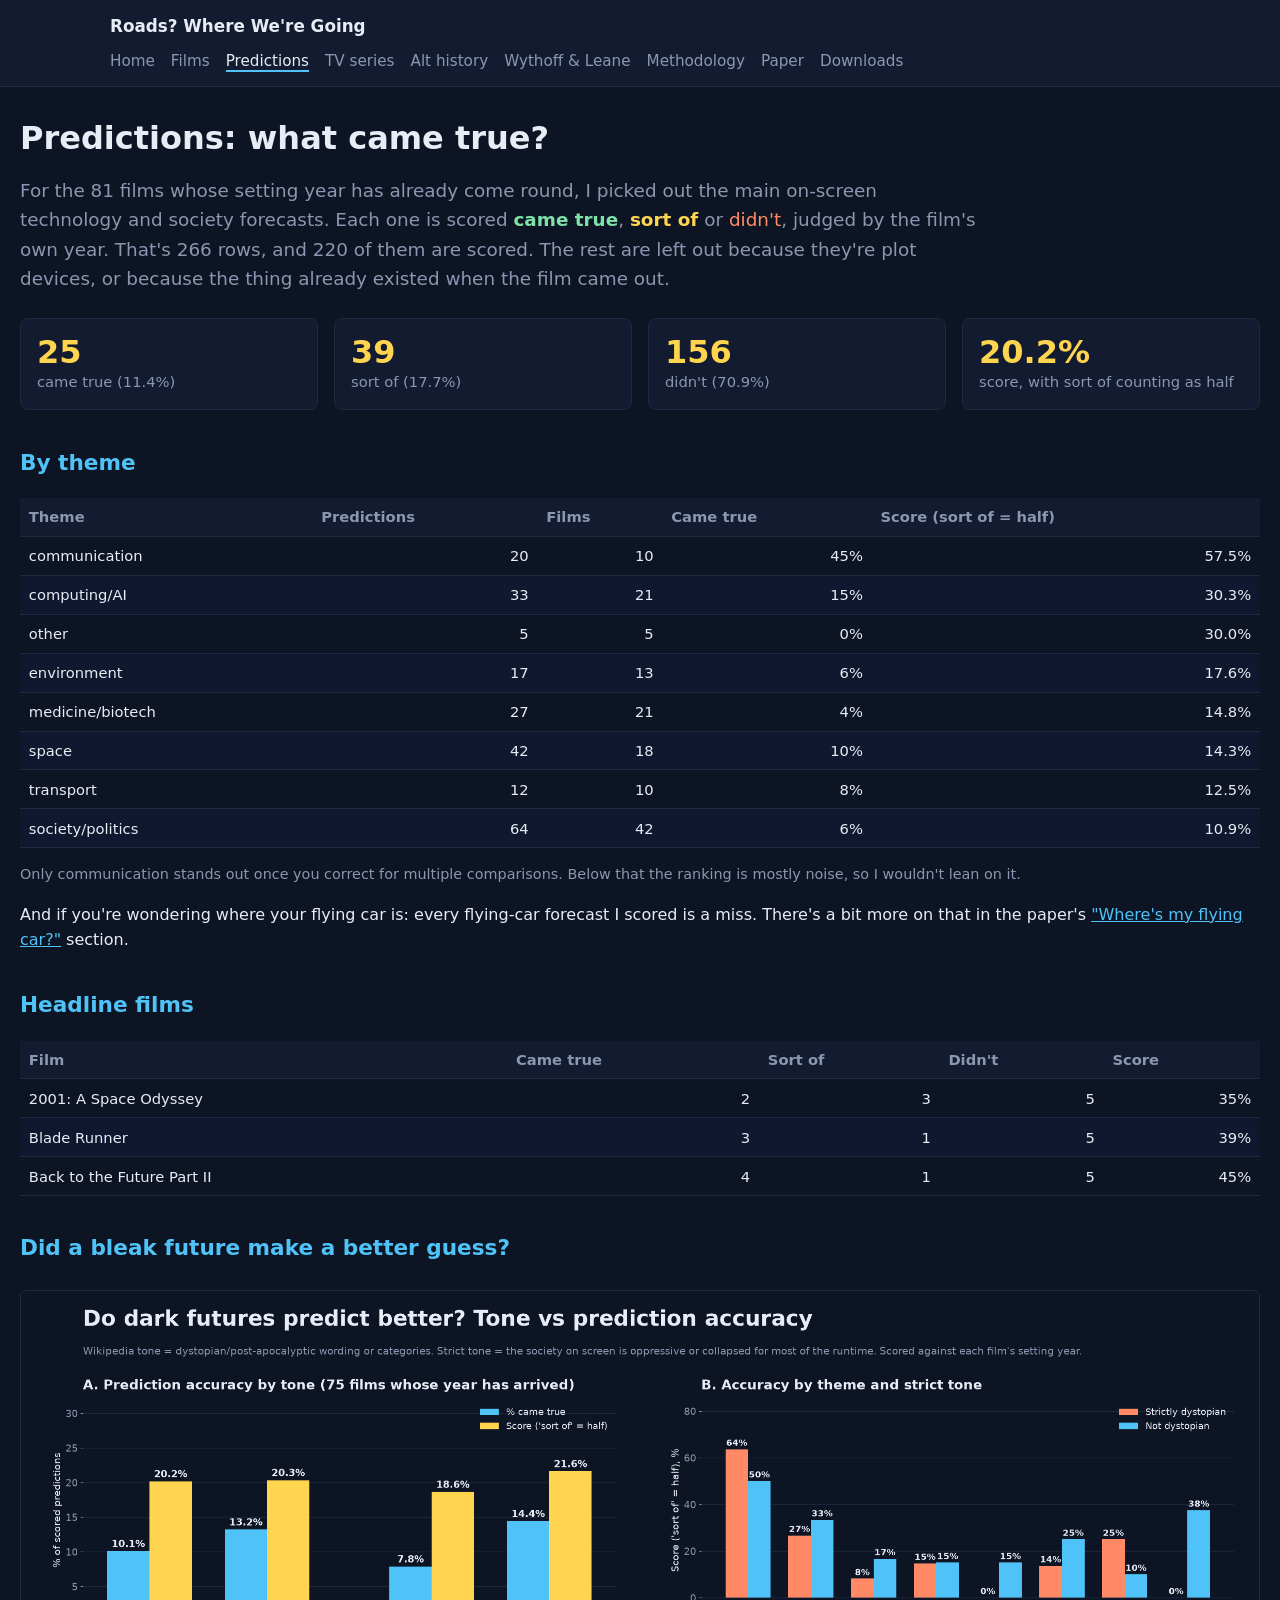
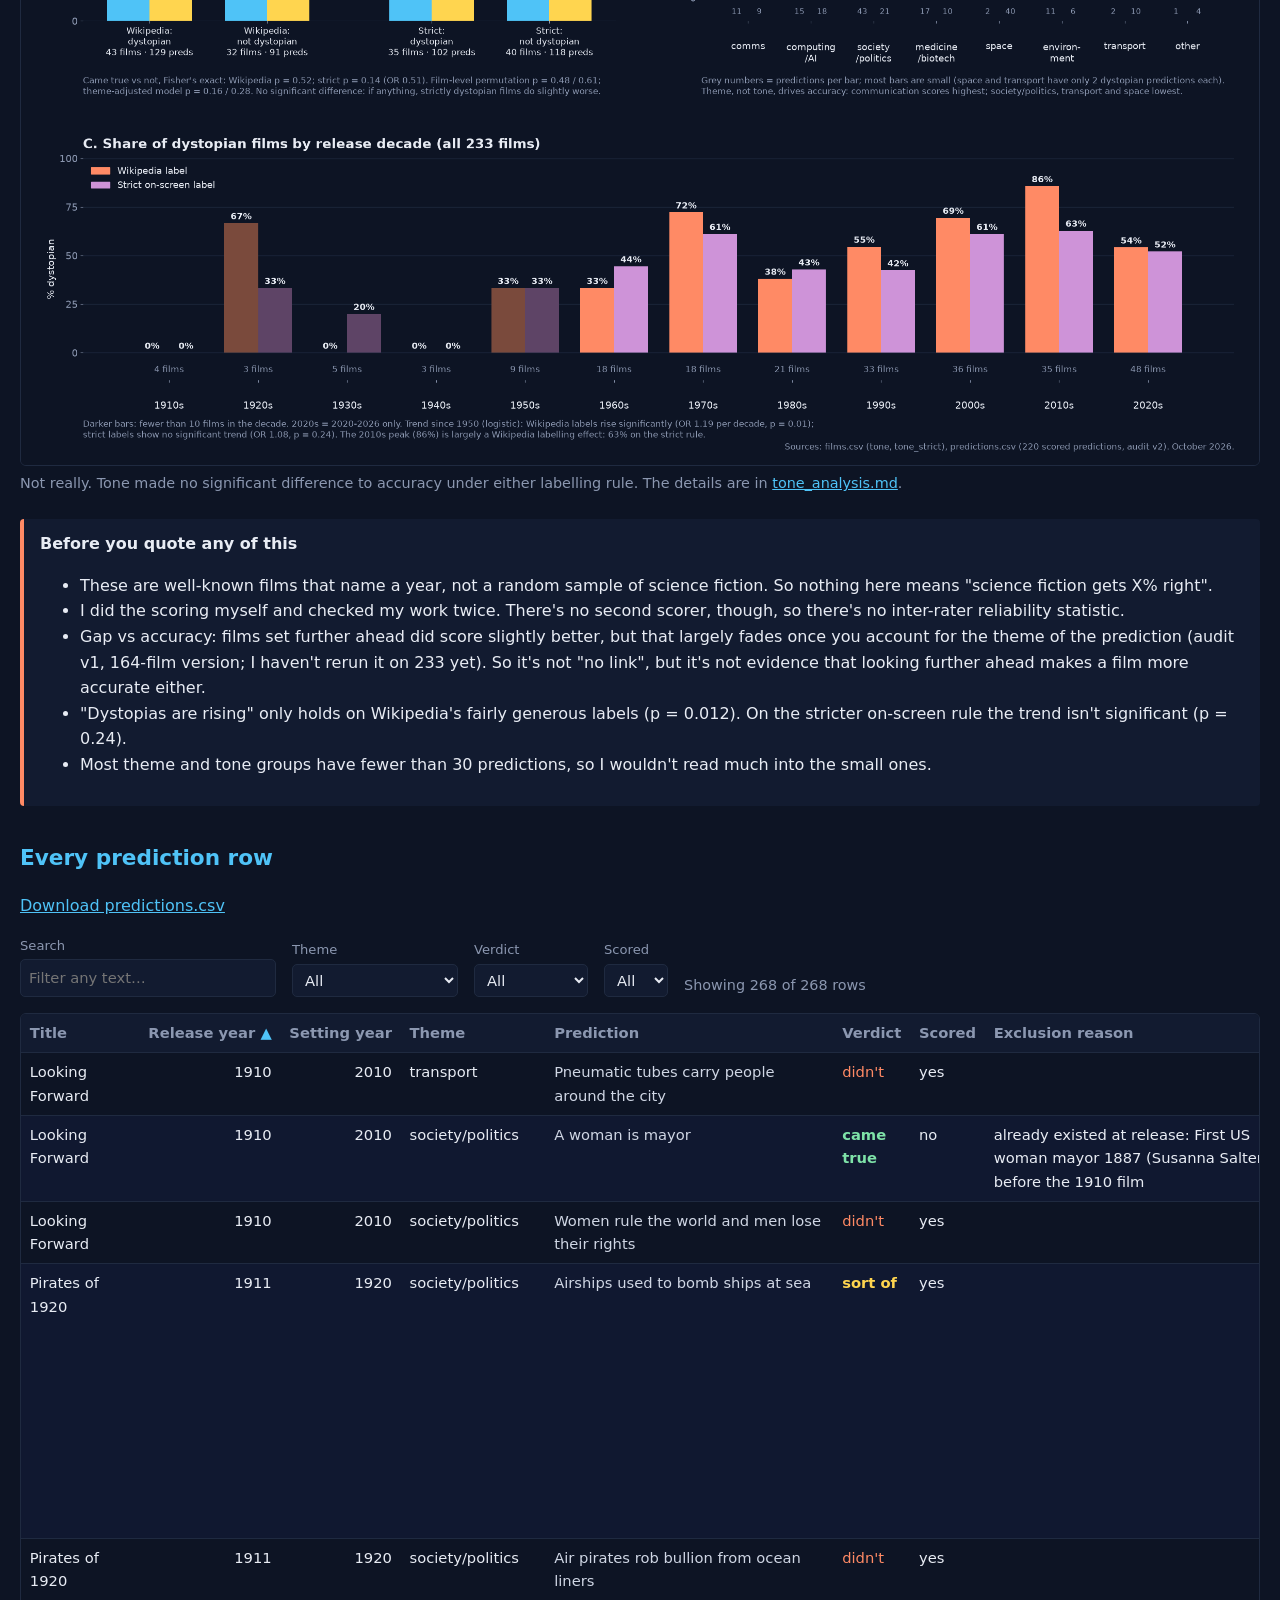
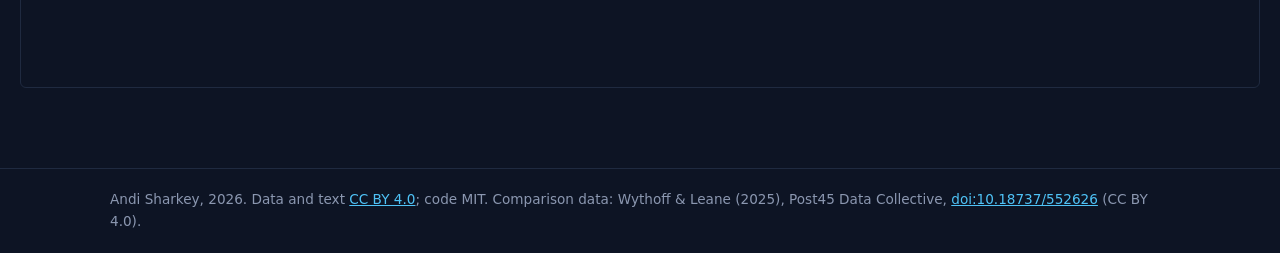
<file: docs/predictions.html>
<!doctype html>
<html lang="en-GB">
<head>
<meta charset="utf-8">
<meta name="viewport" content="width=device-width, initial-scale=1">
<title>Predictions · Roads? Where We&#x27;re Going</title>
<meta name="description" content="A sourced timeline of 233 science fiction films and the futures they predicted.">
<meta name="color-scheme" content="dark">
<link rel="icon" href="data:,">
<link rel="stylesheet" href="assets/style.css">
</head>
<body>
<header class="site"><div class="wrap"><a class="brand" href="index.html">Roads? Where We&#x27;re Going</a><nav><a href="index.html">Home</a><a href="films.html">Films</a><a href="predictions.html" aria-current=page>Predictions</a><a href="series.html">TV series</a><a href="alt-history.html">Alt history</a><a href="comparison.html">Wythoff &amp; Leane</a><a href="methodology.html">Methodology</a><a href="paper.html">Paper</a><a href="downloads.html">Downloads</a></nav></div></header>
<main class="wrap wide">

<h1>Predictions: what came true?</h1>
<p class="lede">For the 81 films whose setting year has already come round, I picked out the main on-screen technology and society forecasts. Each one is scored <span class="v-true">came true</span>, <span class="v-sort">sort of</span> or <span class="v-no">didn't</span>, judged by the film's own year. That's 266 rows, and 220 of them are scored. The rest are left out because they're plot devices, or because the thing already existed when the film came out.</p>
<div class="cards">
<div class="card"><div class="num">25</div><div class="lbl">came true (11.4%)</div></div>
<div class="card"><div class="num">39</div><div class="lbl">sort of (17.7%)</div></div>
<div class="card"><div class="num">156</div><div class="lbl">didn't (70.9%)</div></div>
<div class="card"><div class="num">20.2%</div><div class="lbl">score, with sort of counting as half</div></div>
</div>
<h2>By theme</h2>
<table><thead><tr><th>Theme</th><th>Predictions</th><th>Films</th><th>Came true</th><th>Score (sort of = half)</th></tr></thead><tbody><tr><td>communication</td><td class="num">20</td><td class="num">10</td><td class="num">45%</td><td class="num">57.5%</td></tr><tr><td>computing/AI</td><td class="num">33</td><td class="num">21</td><td class="num">15%</td><td class="num">30.3%</td></tr><tr><td>other</td><td class="num">5</td><td class="num">5</td><td class="num">0%</td><td class="num">30.0%</td></tr><tr><td>environment</td><td class="num">17</td><td class="num">13</td><td class="num">6%</td><td class="num">17.6%</td></tr><tr><td>medicine/biotech</td><td class="num">27</td><td class="num">21</td><td class="num">4%</td><td class="num">14.8%</td></tr><tr><td>space</td><td class="num">42</td><td class="num">18</td><td class="num">10%</td><td class="num">14.3%</td></tr><tr><td>transport</td><td class="num">12</td><td class="num">10</td><td class="num">8%</td><td class="num">12.5%</td></tr><tr><td>society/politics</td><td class="num">64</td><td class="num">42</td><td class="num">6%</td><td class="num">10.9%</td></tr></tbody></table>
<p class="count">Only communication stands out once you correct for multiple comparisons. Below that the ranking is mostly noise, so I wouldn't lean on it.</p>
<p>And if you're wondering where your flying car is: every flying-car forecast I scored is a miss. There's a bit more on that in the paper's <a href="paper.html#82-wheres-my-flying-car-function-versus-form">"Where's my flying car?"</a> section.</p>
<h2>Headline films</h2>
<table><thead><tr><th>Film</th><th>Came true</th><th>Sort of</th><th>Didn't</th><th>Score</th></tr></thead><tbody><tr><td>2001: A Space Odyssey</td><td class="num">2</td><td class="num">3</td><td class="num">5</td><td class="num">35%</td></tr><tr><td>Blade Runner</td><td class="num">3</td><td class="num">1</td><td class="num">5</td><td class="num">39%</td></tr><tr><td>Back to the Future Part II</td><td class="num">4</td><td class="num">1</td><td class="num">5</td><td class="num">45%</td></tr></tbody></table>
<h2>Did a bleak future make a better guess?</h2>
<figure><img src="charts/tone_vs_accuracy.png" alt="Chart comparing prediction scores of dystopian and non-dystopian films under Wikipedia and strict labels, and the dystopian share by decade." loading="lazy"><figcaption>Not really. Tone made no significant difference to accuracy under either labelling rule. The details are in <a href="findings/tone_analysis.md">tone_analysis.md</a>.</figcaption></figure>
<div class="caveat"><strong>Before you quote any of this</strong>
<ul>
<li>These are well-known films that name a year, not a random sample of science fiction. So nothing here means "science fiction gets X% right".</li>
<li>I did the scoring myself and checked my work twice. There's no second scorer, though, so there's no inter-rater reliability statistic.</li>
<li>Gap vs accuracy: films set further ahead did score slightly better, but that largely fades once you account for the theme of the prediction (audit v1, 164-film version; I haven't rerun it on 233 yet). So it's not "no link", but it's not evidence that looking further ahead makes a film more accurate either.</li>
<li>"Dystopias are rising" only holds on Wikipedia's fairly generous labels (p = 0.012). On the stricter on-screen rule the trend isn't significant (p = 0.24).</li>
<li>Most theme and tone groups have fewer than 30 predictions, so I wouldn't read much into the small ones.</li>
</ul></div>
<h2>Every prediction row</h2>
<p><a href="data/predictions.csv">Download predictions.csv</a></p>
<div class="csvtable" data-src="data/predictions.csv" data-cols="title,release_year,setting_year,theme,prediction,verdict,scored,exclusion_reason,reason,audit_note,source_url"
 data-filters="theme,verdict,scored" data-num="release_year,setting_year" data-long="prediction,reason" data-sort="release_year"></div>

</main>
<footer class="site"><div class="wrap">Andi Sharkey, 2026. Data and text <a href="https://creativecommons.org/licenses/by/4.0/">CC BY 4.0</a>; code MIT.
Comparison data: Wythoff &amp; Leane (2025), Post45 Data Collective, <a href="https://doi.org/10.18737/552626">doi:10.18737/552626</a> (CC BY 4.0).</div></footer>
<script src="assets/table.js"></script>
</body>
</html>
</file>
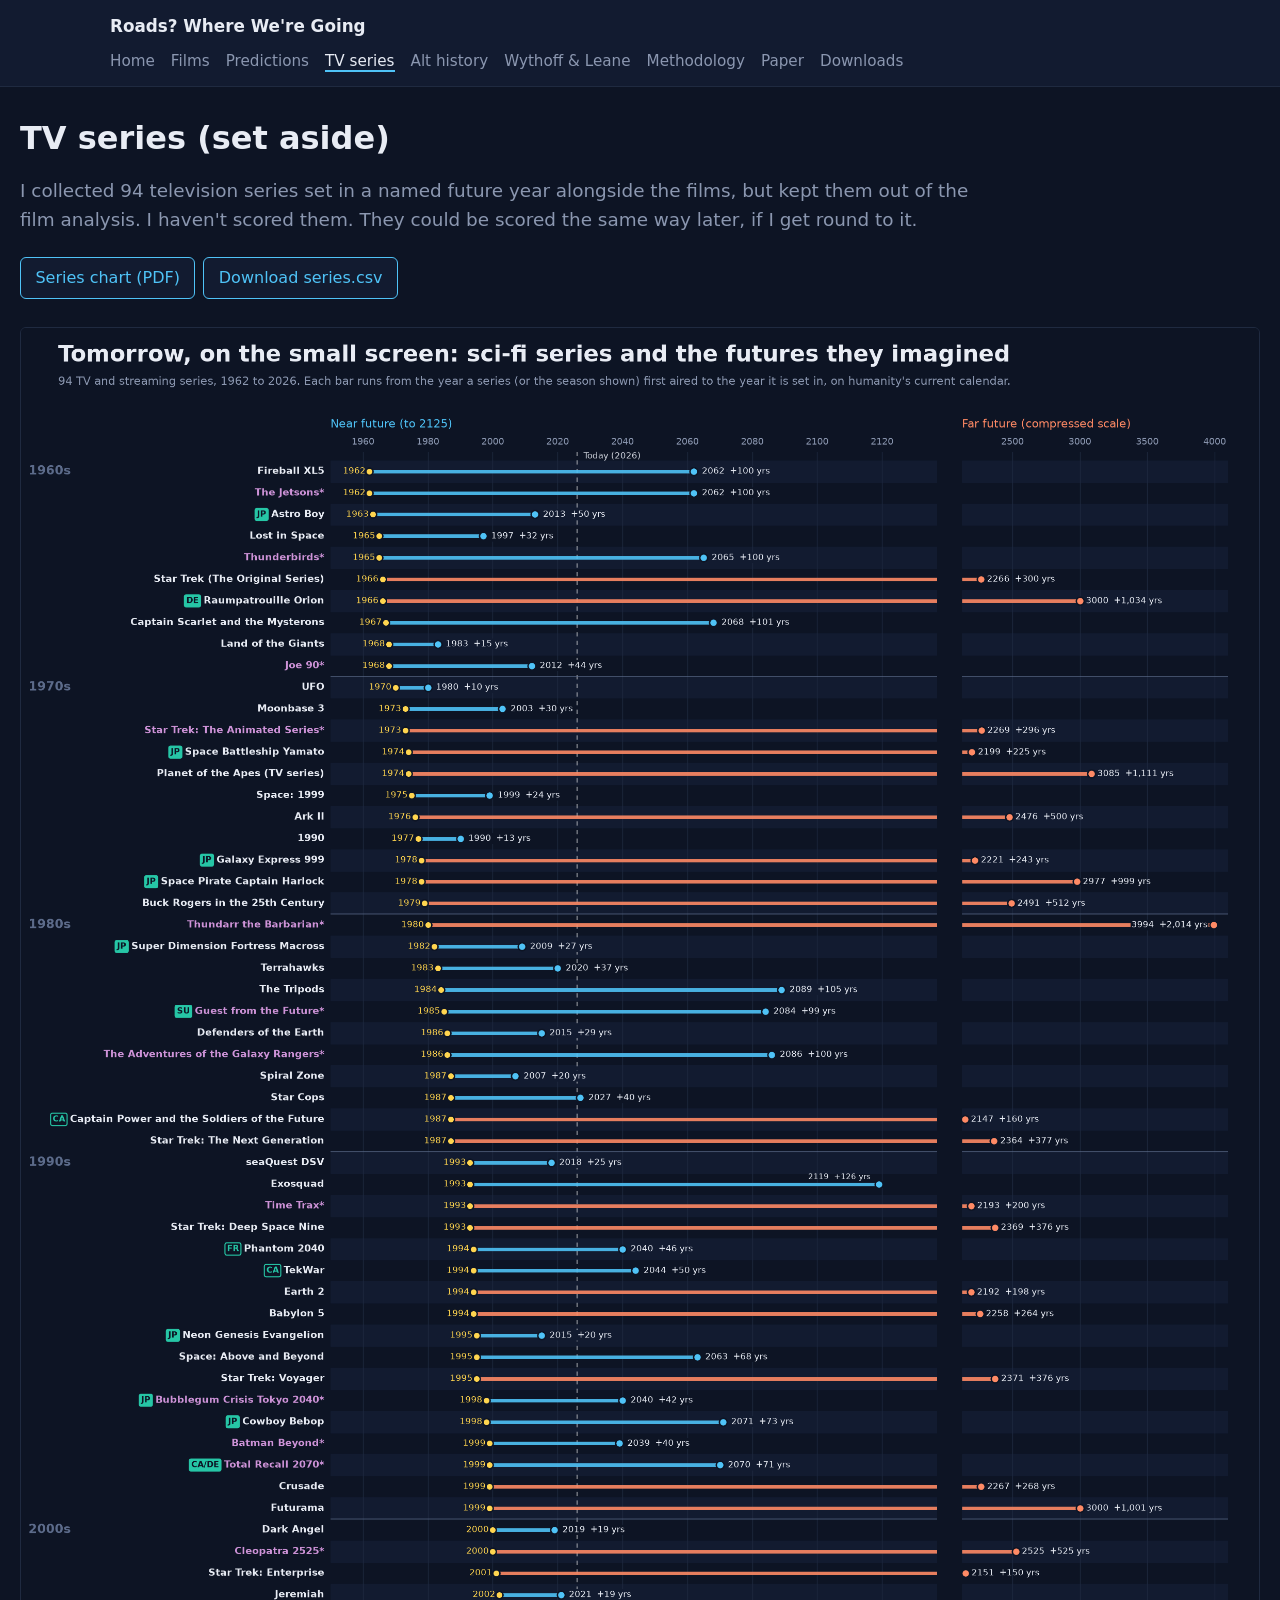
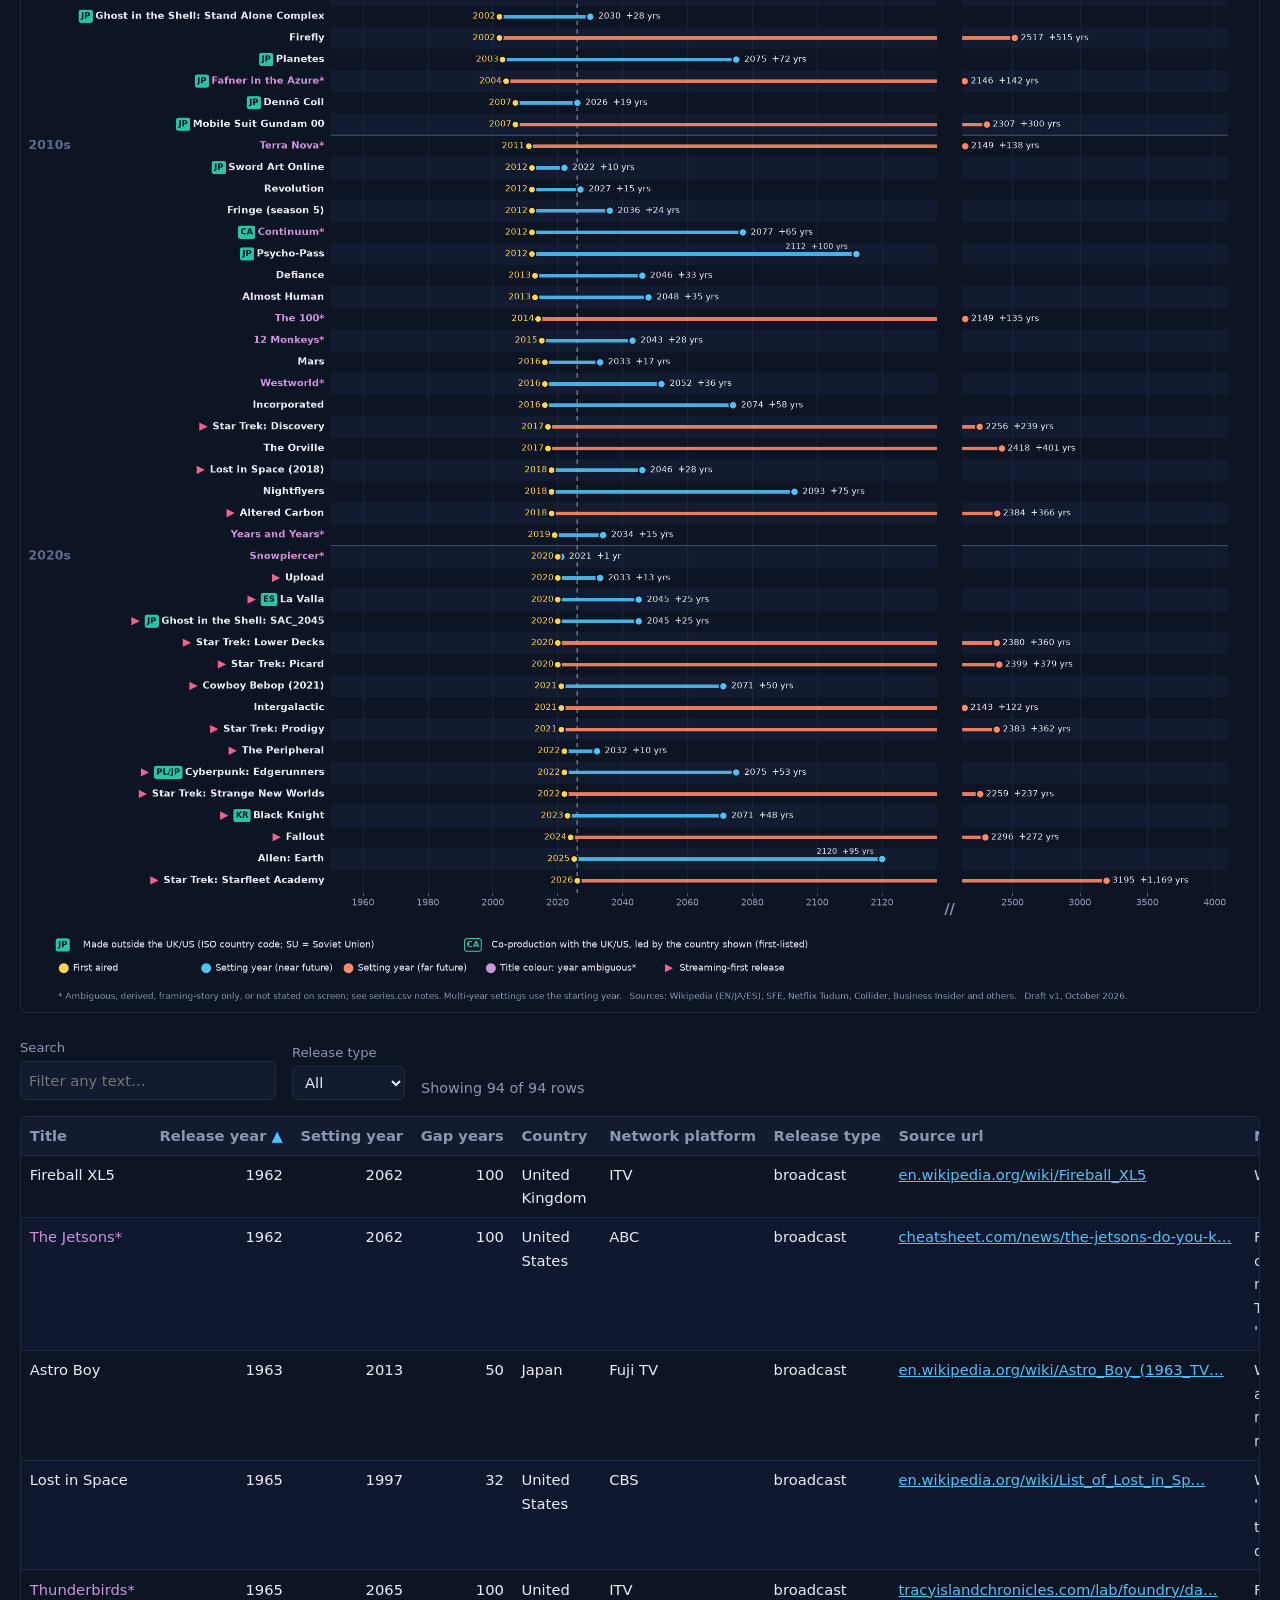
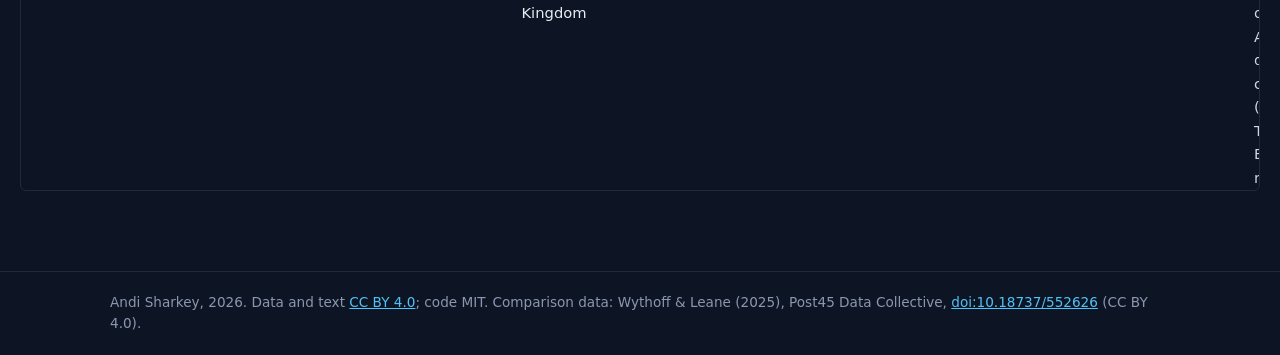
<file: docs/series.html>
<!doctype html>
<html lang="en-GB">
<head>
<meta charset="utf-8">
<meta name="viewport" content="width=device-width, initial-scale=1">
<title>TV series · Roads? Where We&#x27;re Going</title>
<meta name="description" content="A sourced timeline of 233 science fiction films and the futures they predicted.">
<meta name="color-scheme" content="dark">
<link rel="icon" href="data:,">
<link rel="stylesheet" href="assets/style.css">
</head>
<body>
<header class="site"><div class="wrap"><a class="brand" href="index.html">Roads? Where We&#x27;re Going</a><nav><a href="index.html">Home</a><a href="films.html">Films</a><a href="predictions.html">Predictions</a><a href="series.html" aria-current=page>TV series</a><a href="alt-history.html">Alt history</a><a href="comparison.html">Wythoff &amp; Leane</a><a href="methodology.html">Methodology</a><a href="paper.html">Paper</a><a href="downloads.html">Downloads</a></nav></div></header>
<main class="wrap wide">

<h1>TV series (set aside)</h1>
<p class="lede">I collected 94 television series set in a named future year alongside the films, but kept them out of the film analysis. I haven't scored them. They could be scored the same way later, if I get round to it.</p>
<p><a class="btn" href="charts/series_timeline.pdf">Series chart (PDF)</a><a class="btn" href="data/series.csv">Download series.csv</a></p>
<figure><img src="charts/series_timeline.png" alt="Timeline chart of 94 TV series from premiere year to setting year." loading="lazy"></figure>
<div class="csvtable" data-src="data/series.csv" data-cols="title,release_year,setting_year,gap_years,country,network_platform,release_type,source_url,notes"
 data-filters="release_type" data-num="release_year,setting_year,gap_years" data-long="notes" data-sort="release_year"></div>

</main>
<footer class="site"><div class="wrap">Andi Sharkey, 2026. Data and text <a href="https://creativecommons.org/licenses/by/4.0/">CC BY 4.0</a>; code MIT.
Comparison data: Wythoff &amp; Leane (2025), Post45 Data Collective, <a href="https://doi.org/10.18737/552626">doi:10.18737/552626</a> (CC BY 4.0).</div></footer>
<script src="assets/table.js"></script>
</body>
</html>
</file>
<file: docs/assets/style.css>
/* Dark theme matching the charts (BG #0d1424) */
:root{--bg:#0d1424;--band:#121b30;--grid:#1f2a40;--fg:#e8ecf4;--muted:#8b97b0;--near:#4fc3f7;--far:#ff8a65;--rel:#ffd54f;--amb:#ce93d8;--badge:#26c6a6;--stream:#ff6fae}
*{box-sizing:border-box}
html{font-size:16px}
body{margin:0;background:var(--bg);color:var(--fg);font:1rem/1.6 system-ui,-apple-system,"Segoe UI",Roboto,Helvetica,Arial,sans-serif}
a{color:var(--near)}a:hover{color:var(--rel)}
header.site{border-bottom:1px solid var(--grid);background:var(--band)}
header.site .wrap{display:flex;flex-wrap:wrap;align-items:center;gap:.5rem 1.5rem;padding:.8rem 1.25rem}
header.site .brand{font-weight:700;color:var(--fg);text-decoration:none;font-size:1.05rem}
nav a{color:var(--muted);text-decoration:none;margin-right:1rem;font-size:.95rem}
nav a:hover,nav a[aria-current=page]{color:var(--fg)}
nav a[aria-current=page]{border-bottom:2px solid var(--near)}
.wrap{max-width:1100px;margin:0 auto;padding:0 1.25rem}
main.wrap{padding-top:1.5rem;padding-bottom:3rem}
main.wide{max-width:none}
h1{font-size:2rem;line-height:1.2;margin:.5rem 0 .75rem}
h2{font-size:1.35rem;color:var(--near);margin-top:2.2rem}
h3{font-size:1.1rem;color:var(--rel)}
.lede{color:var(--muted);font-size:1.15rem;max-width:60rem}
.cards{display:grid;grid-template-columns:repeat(auto-fit,minmax(200px,1fr));gap:1rem;margin:1.5rem 0}
.card{background:var(--band);border:1px solid var(--grid);border-radius:8px;padding:1rem}
.card .num{font-size:2rem;font-weight:700;color:var(--rel);line-height:1.1}
.card .lbl{color:var(--muted);font-size:.92rem}
.note,.caveat{background:var(--band);border-left:4px solid var(--far);padding:.75rem 1rem;border-radius:4px;margin:1rem 0}
.note{border-left-color:var(--near)}
figure{margin:1.5rem 0}figure img{max-width:100%;height:auto;border:1px solid var(--grid);border-radius:6px;display:block}
figcaption{color:var(--muted);font-size:.9rem;margin-top:.4rem}
table{border-collapse:collapse;width:100%;font-size:.92rem}
th,td{border-bottom:1px solid var(--grid);padding:.45rem .55rem;text-align:left;vertical-align:top}
th{background:var(--band);color:var(--muted);font-weight:600;position:sticky;top:0;z-index:1}
th.sortable{cursor:pointer;user-select:none;white-space:nowrap}
th.sortable:hover{color:var(--fg)}
th[aria-sort=ascending]::after{content:" \25B2";color:var(--near)}
th[aria-sort=descending]::after{content:" \25BC";color:var(--near)}
tbody tr:nth-child(even){background:#101830}
td.num{text-align:right;font-variant-numeric:tabular-nums;white-space:nowrap}
td.long{min-width:18rem;color:#cfd6e4}
.flag{color:var(--amb)}
.v-true{color:#7ee2a8;font-weight:600}.v-sort{color:var(--rel);font-weight:600}.v-no{color:var(--far)}
.controls{display:flex;flex-wrap:wrap;gap:.6rem 1rem;align-items:end;margin:1rem 0}
.controls label{display:flex;flex-direction:column;font-size:.82rem;color:var(--muted);gap:.2rem}
input,select{background:var(--band);color:var(--fg);border:1px solid var(--grid);border-radius:5px;padding:.4rem .5rem;font:inherit;font-size:.92rem}
input[type=search]{min-width:16rem}
.count{color:var(--muted);font-size:.9rem}
.tablebox{overflow:auto;max-height:75vh;border:1px solid var(--grid);border-radius:6px}
code{background:var(--band);padding:.05rem .3rem;border-radius:3px;font-size:.9em}
pre{background:var(--band);padding:1rem;border-radius:6px;overflow:auto}
pre code{background:none;padding:0}
ul.files li{margin:.35rem 0}
footer.site{border-top:1px solid var(--grid);color:var(--muted);font-size:.85rem;padding:1.25rem 0;margin-top:2rem}
.paper{max-width:52rem}
.paper table{margin:1rem 0}
.paper img{max-width:100%}
.btn{display:inline-block;background:var(--band);border:1px solid var(--near);padding:.45rem .9rem;border-radius:6px;text-decoration:none;margin:.25rem .5rem .25rem 0}
/* Interactive timeline */
.itl{position:relative;margin:1rem 0}
.itl-controls{display:flex;flex-wrap:wrap;gap:.6rem 1rem;align-items:center;margin-bottom:.6rem}
.itl-chips{display:flex;flex-wrap:wrap;gap:.35rem}
.chip{background:var(--band);color:var(--muted);border:1px solid var(--grid);border-radius:999px;padding:.25rem .7rem;font:inherit;font-size:.85rem;cursor:pointer}
.chip:hover{color:var(--fg)}
.chip[aria-pressed=true]{background:var(--near);color:var(--bg);border-color:var(--near);font-weight:600}
.itl-sort{display:flex;align-items:center;gap:.4rem;color:var(--muted);font-size:.85rem}
.itl-frame{border:1px solid var(--grid);border-radius:6px;background:var(--bg)}
.itl-head{overflow:hidden;border-bottom:1px solid var(--grid)}
.itl-head svg,.itl-body svg{display:block;font-family:system-ui,-apple-system,"Segoe UI",Roboto,Helvetica,Arial,sans-serif}
.itl-body{overflow:auto;max-height:80vh;-webkit-overflow-scrolling:touch}
.itl-row{cursor:pointer;outline:none}
.itl-row:hover .itl-hit{fill:rgba(79,195,247,.10)}
.itl-row:focus .itl-hit,.itl-row:focus-visible .itl-hit{fill:rgba(79,195,247,.16);stroke:var(--near);stroke-width:1.5}
.itl-row:hover .itl-title,.itl-row:focus .itl-title{text-decoration:underline}
.itl-tip{position:absolute;z-index:5;pointer-events:none;background:#1a2440;border:1px solid var(--near);border-radius:6px;padding:.4rem .6rem;font-size:.85rem;line-height:1.4;max-width:20rem;box-shadow:0 4px 16px rgba(0,0,0,.4)}
.itl-modal{position:fixed;inset:0;z-index:20;background:rgba(5,9,18,.7);display:flex;align-items:center;justify-content:center;padding:1rem}
.itl-modal[hidden]{display:none}
.itl-dialog{position:relative;background:var(--band);border:1px solid var(--near);border-radius:8px;max-width:36rem;width:100%;max-height:85vh;overflow:auto;padding:1rem 1.25rem}
.itl-dialog h3{margin:.2rem 2rem .4rem 0;color:var(--fg)}
.itl-meta{color:var(--muted);font-size:.9rem}
.itl-flag{border-left:3px solid var(--amb);padding-left:.6rem}
.itl-close{position:absolute;top:.5rem;right:.6rem;background:none;border:1px solid var(--grid);color:var(--fg);font-size:1.3rem;line-height:1;border-radius:5px;width:2rem;height:2rem;cursor:pointer}
.itl-close:focus-visible{outline:2px solid var(--near)}
body.itl-open{overflow:hidden}
.itl{--itlw:min(1420px,calc(100vw - 2rem));width:var(--itlw);margin-left:calc((100% - var(--itlw)) / 2)}
</file>
